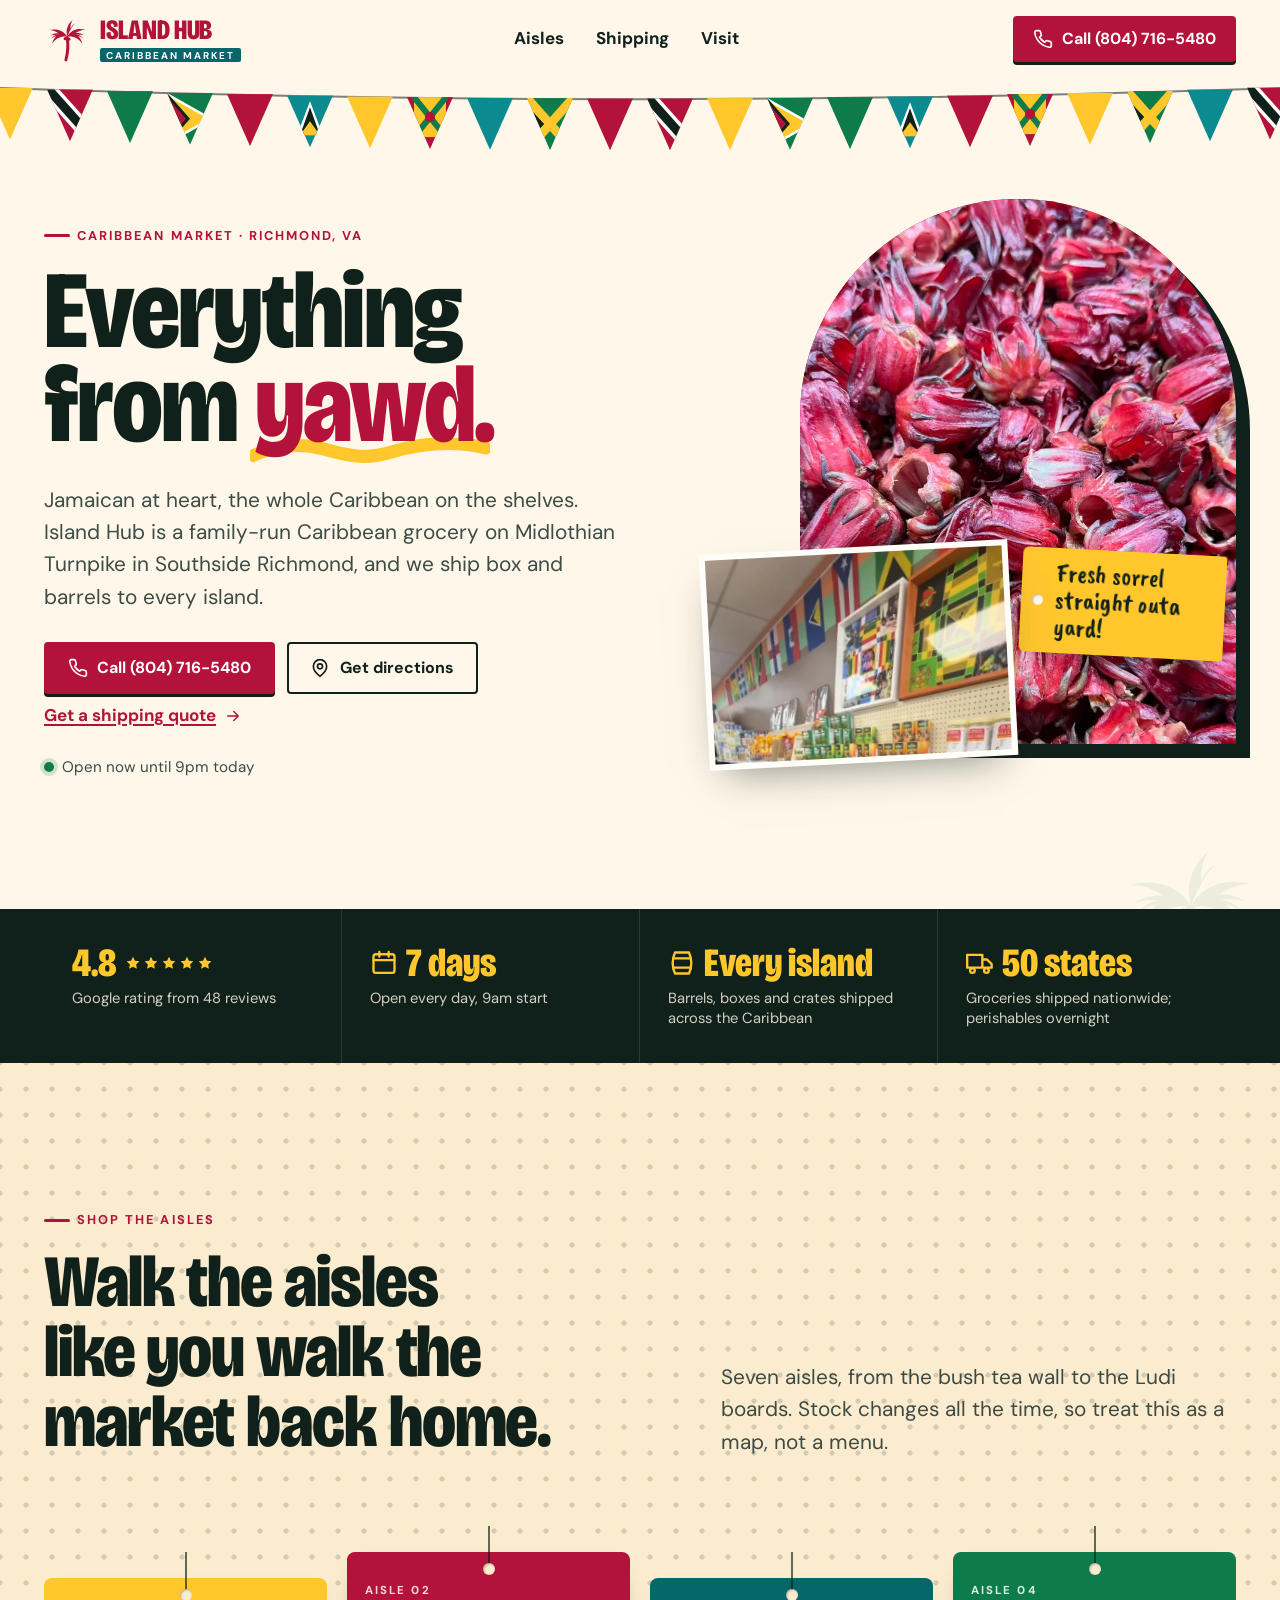
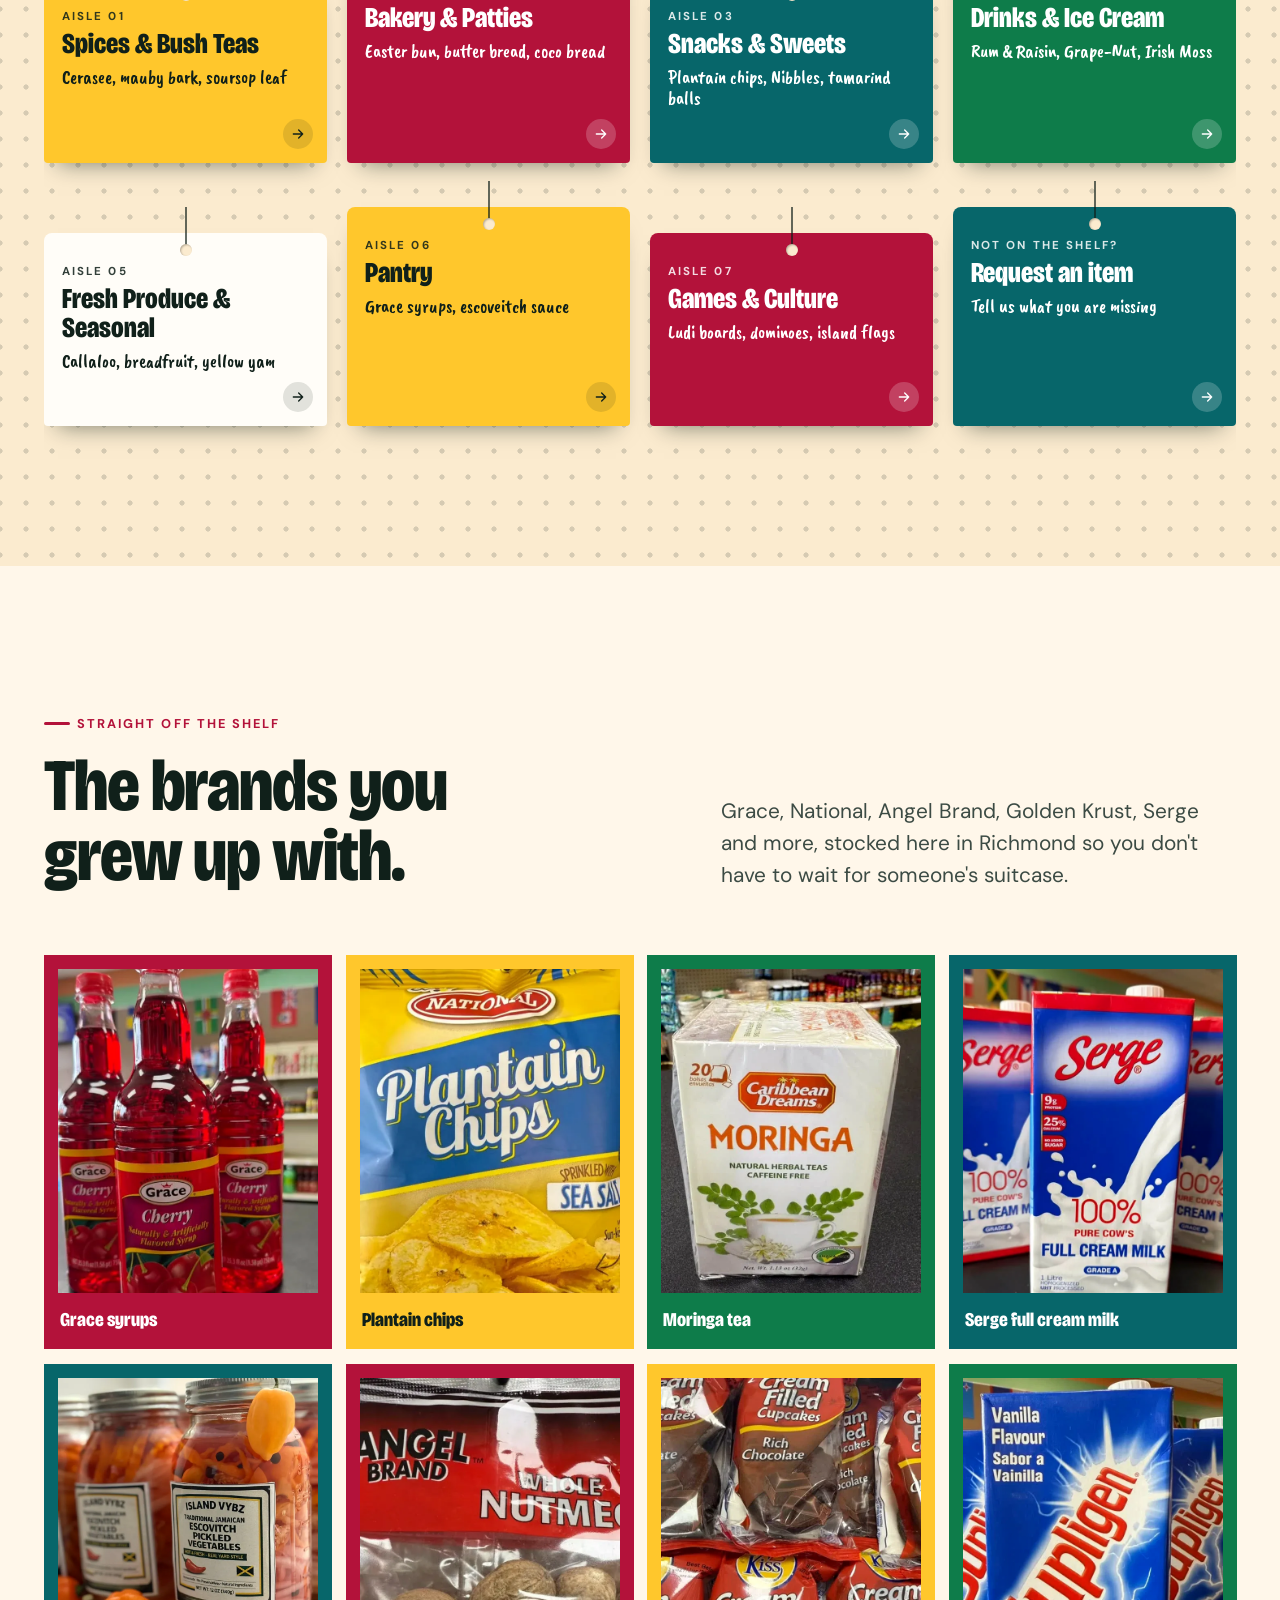
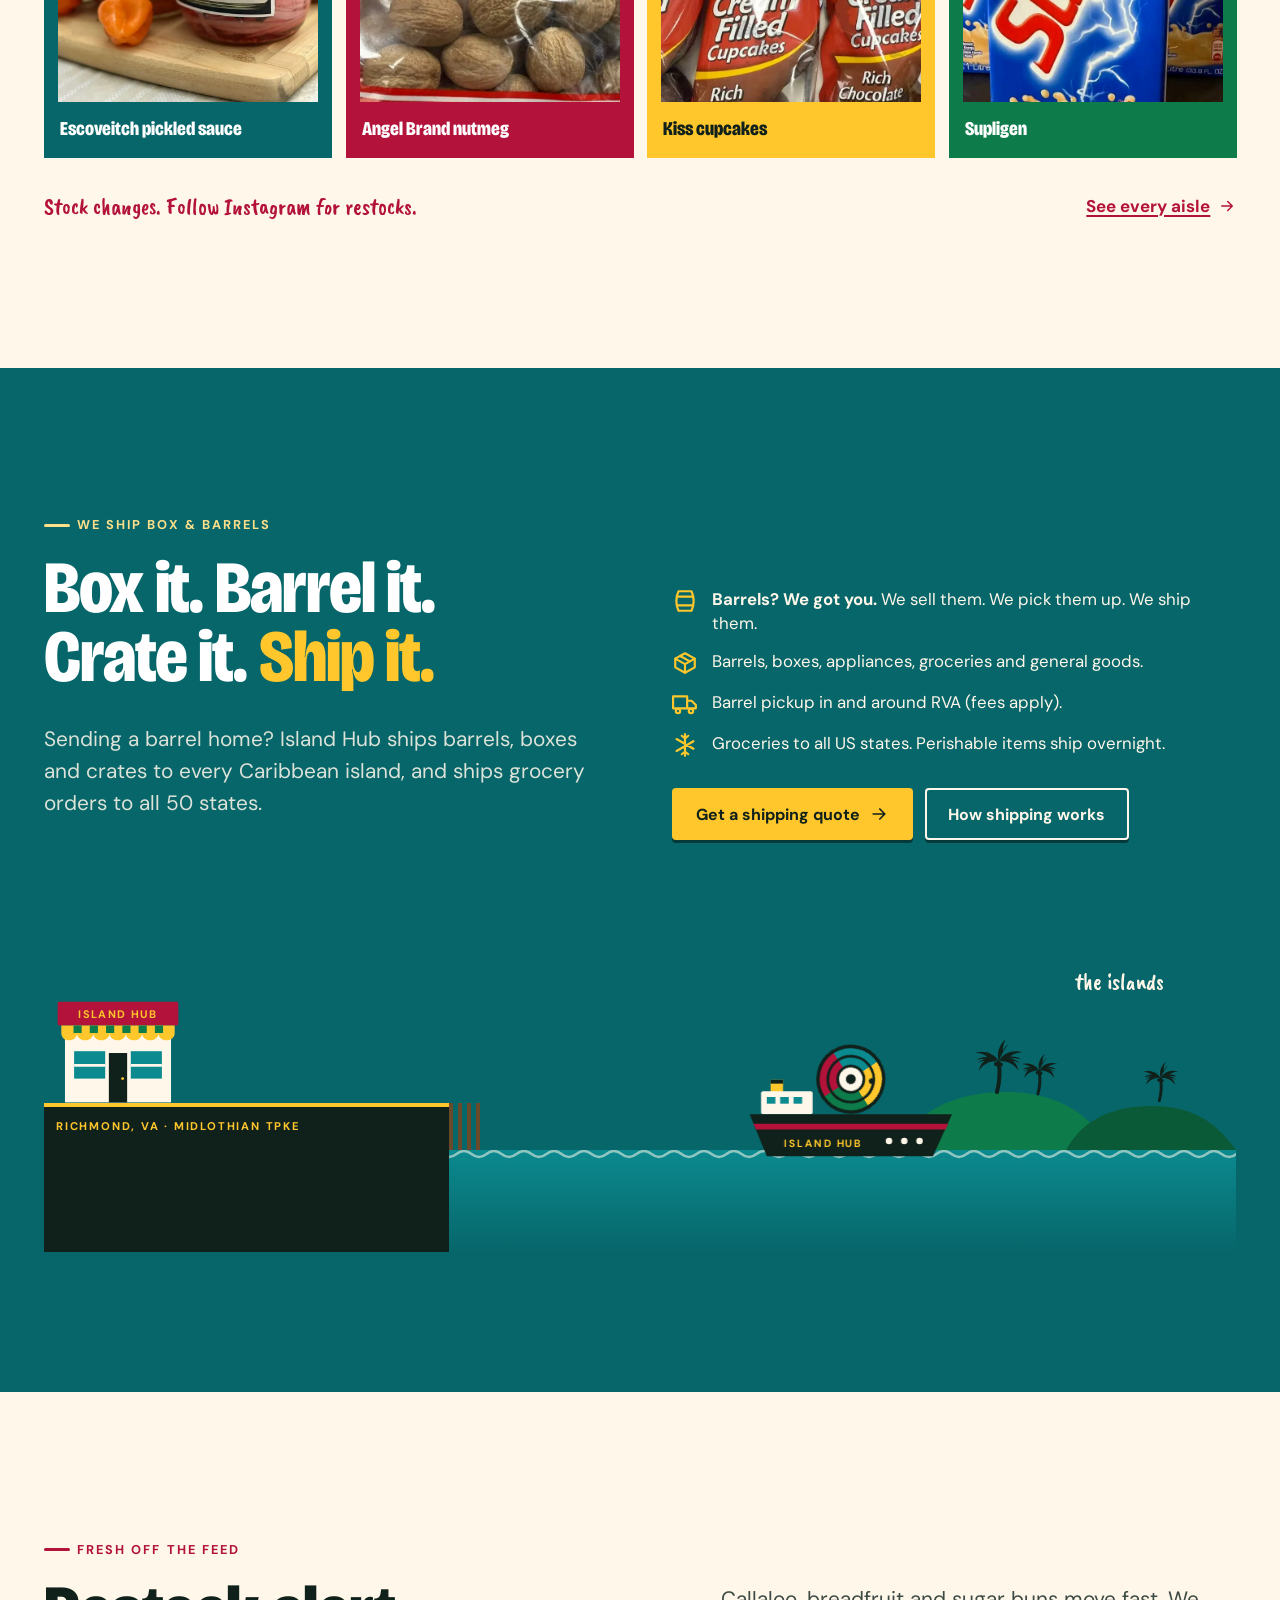
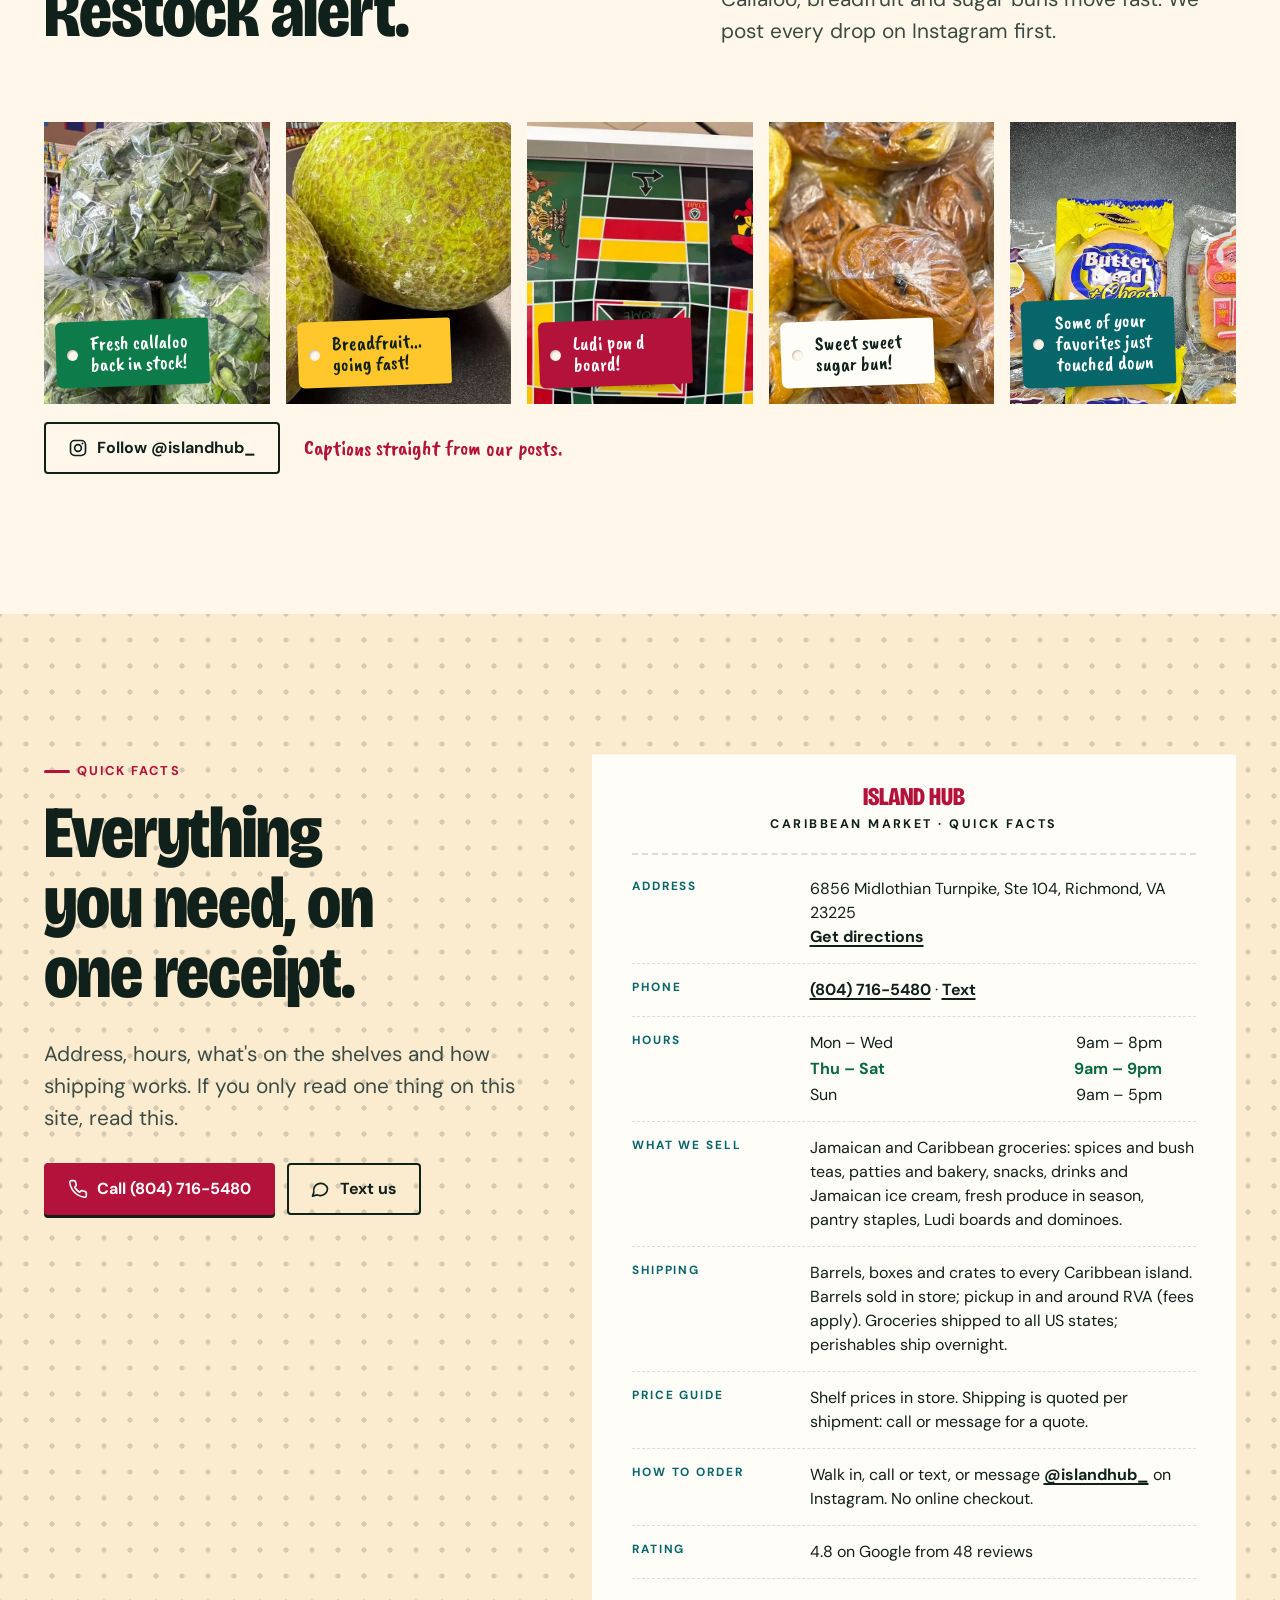
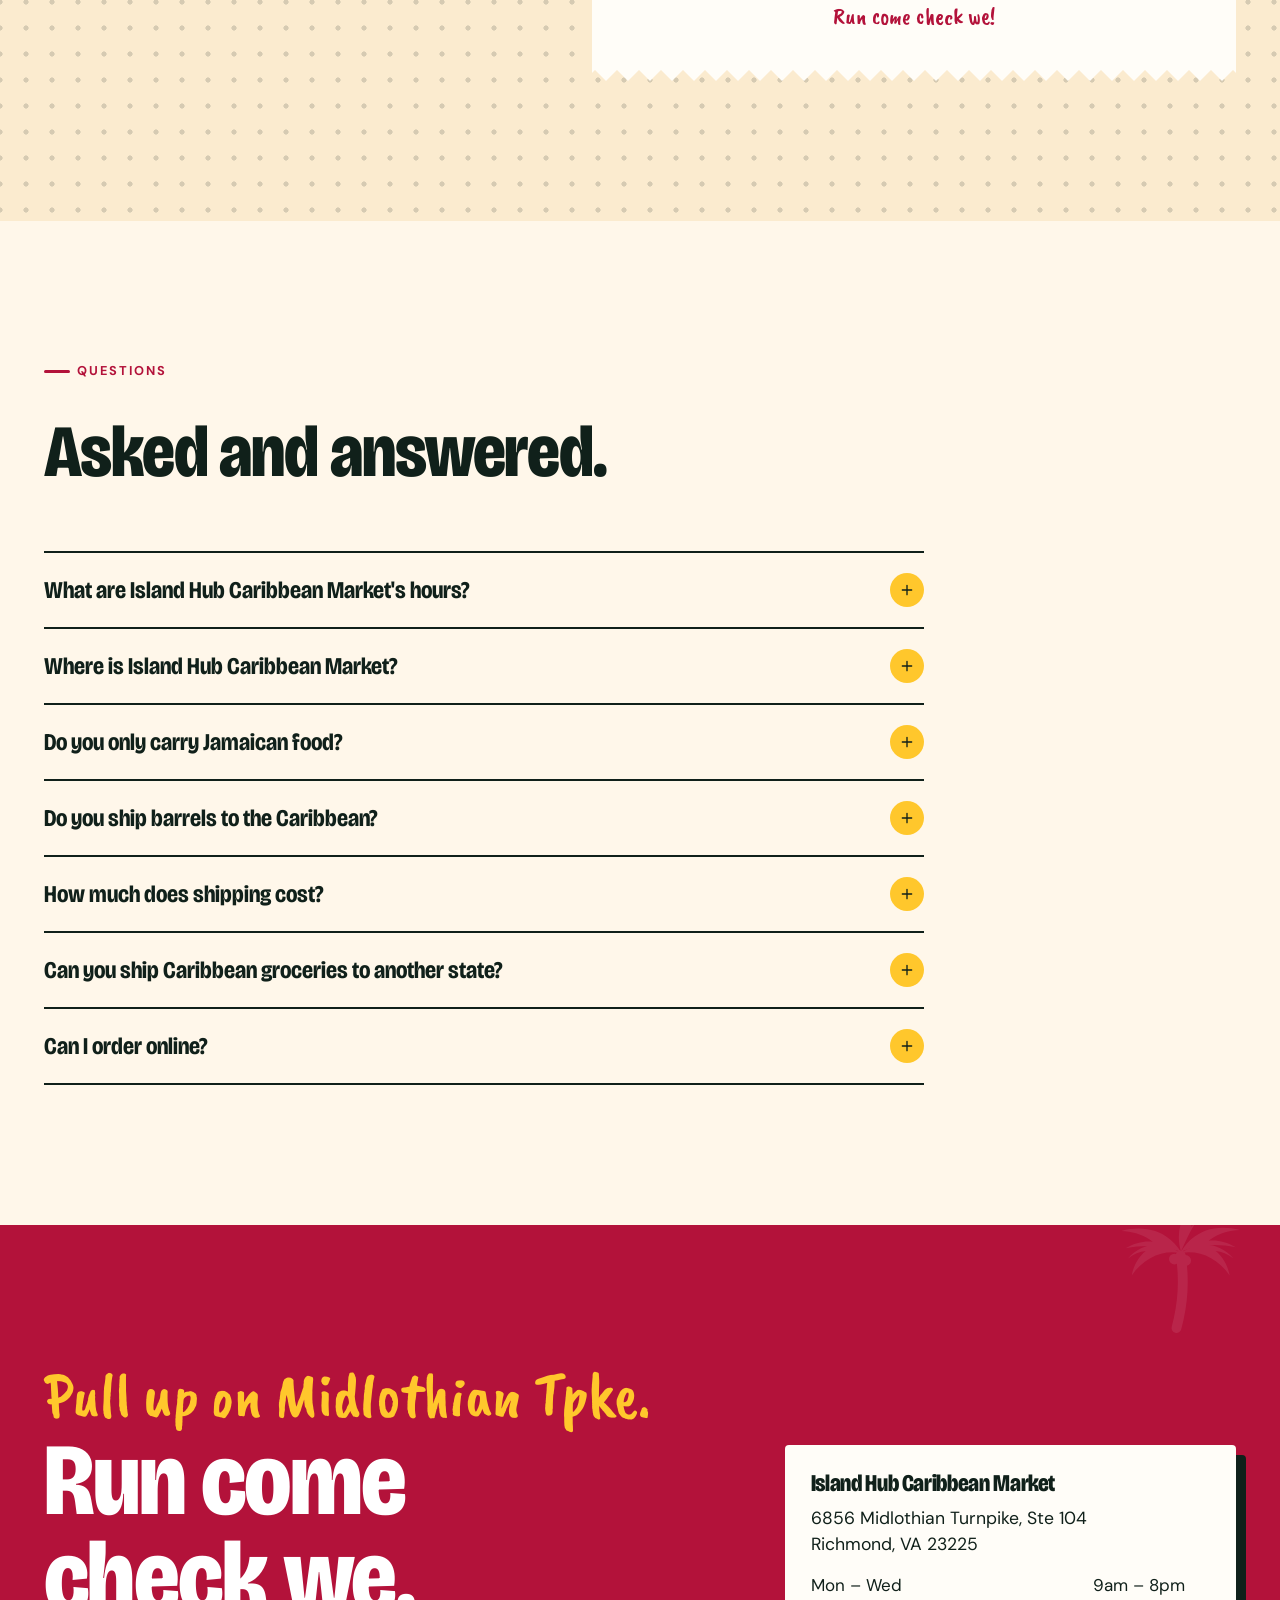
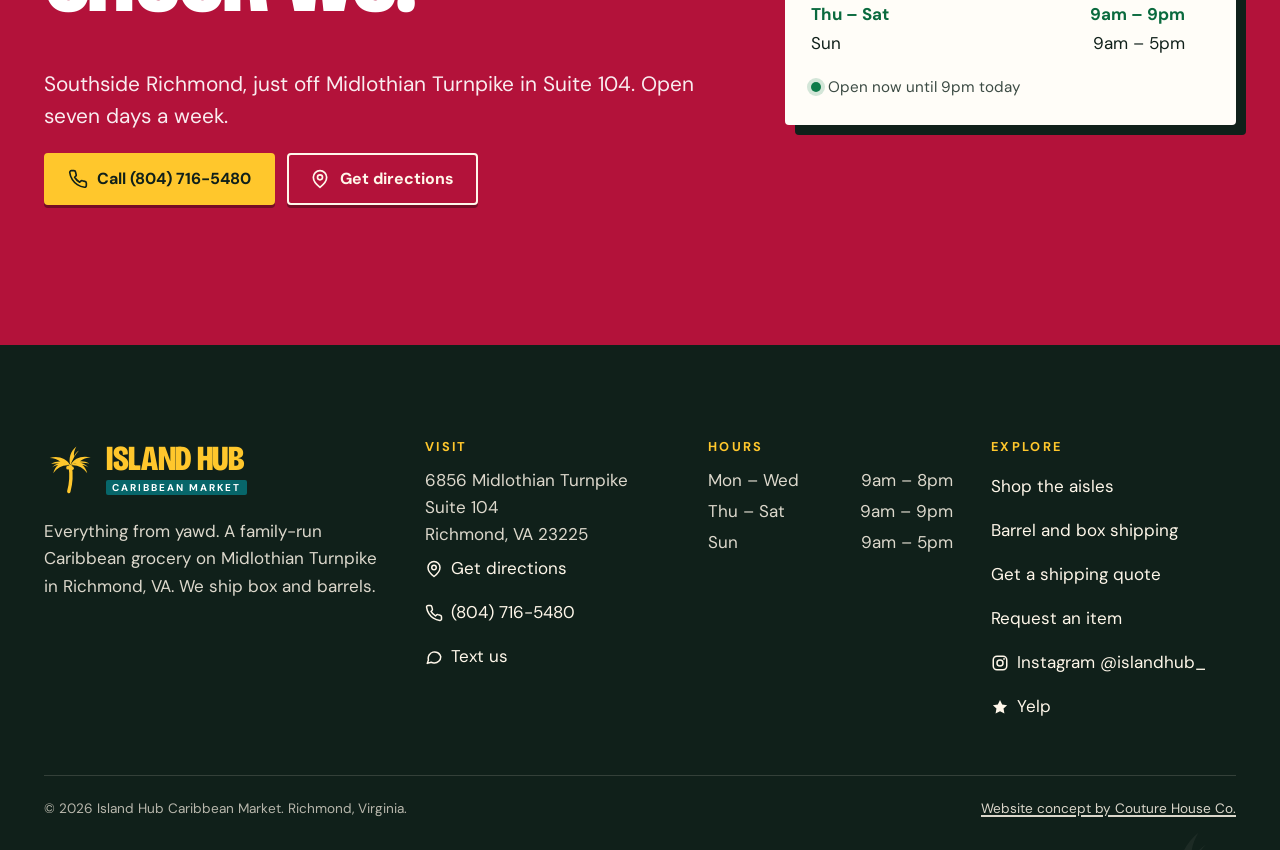
<file: index.html>
<!doctype html>
<html lang="en">
<head>
<meta charset="utf-8">
<meta name="viewport" content="width=device-width, initial-scale=1, viewport-fit=cover">
<title>Island Hub Caribbean Market | Caribbean Grocery Richmond, VA</title>
<meta name="description" content="Jamaican &amp; Caribbean groceries on Midlothian Tpke, Richmond, VA. Open 7 days. Barrel &amp; box shipping to every Caribbean island; groceries to all 50 states.">
<link rel="canonical" href="https://island-hub-caribbean-market.netlify.app/">
<meta name="theme-color" content="#B3123A">
<meta name="robots" content="index, follow, max-image-preview:large">
<meta property="og:type" content="website">
<meta property="og:site_name" content="Island Hub Caribbean Market">
<meta property="og:title" content="Island Hub Caribbean Market | Caribbean Grocery Richmond, VA">
<meta property="og:description" content="Jamaican &amp; Caribbean groceries on Midlothian Tpke, Richmond, VA. Open 7 days. Barrel &amp; box shipping to every Caribbean island; groceries to all 50 states.">
<meta property="og:url" content="https://island-hub-caribbean-market.netlify.app/">
<meta property="og:image" content="https://island-hub-caribbean-market.netlify.app/assets/img/og.jpg">
<meta property="og:image:width" content="1200">
<meta property="og:image:height" content="630">
<meta property="og:image:alt" content="Island Hub Caribbean Market logo beside a pile of fresh sorrel, with the words Everything from yawd">
<meta property="og:locale" content="en_US">
<meta name="twitter:card" content="summary_large_image">
<meta name="twitter:title" content="Island Hub Caribbean Market | Caribbean Grocery Richmond, VA">
<meta name="twitter:description" content="Jamaican &amp; Caribbean groceries on Midlothian Tpke, Richmond, VA. Open 7 days. Barrel &amp; box shipping to every Caribbean island; groceries to all 50 states.">
<meta name="twitter:image" content="https://island-hub-caribbean-market.netlify.app/assets/img/og.jpg">
<meta name="geo.region" content="US-VA">
<meta name="geo.placename" content="Richmond">
<link rel="icon" href="assets/img/favicon.svg" type="image/svg+xml">
<link rel="icon" href="assets/img/favicon-32.png" sizes="32x32" type="image/png">
<link rel="apple-touch-icon" href="assets/img/apple-touch-icon.png">
<link rel="manifest" href="site.webmanifest">
<link rel="preload" href="assets/fonts/bricolage-grotesque-display-var.woff2" as="font" type="font/woff2" crossorigin>
<link rel="preload" href="assets/fonts/dm-sans-latin-400-normal.woff2" as="font" type="font/woff2" crossorigin>
<link rel="stylesheet" href="assets/css/fonts.css?v=20260930b">
<link rel="stylesheet" href="assets/css/site.css?v=20260930b">
<script>document.documentElement.classList.add("js")</script>
<script src="assets/js/site.js" defer></script>
<script type="application/ld+json">{"@context": "https://schema.org", "@type": "GroceryStore", "@id": "https://island-hub-caribbean-market.netlify.app/#store", "name": "Island Hub Caribbean Market", "slogan": "Everything from yawd", "description": "Family-run Caribbean grocery on Midlothian Turnpike in Richmond, VA. Jamaican at heart with foods from across the Caribbean, plus barrel, box and crate shipping to every Caribbean island and grocery shipping to all US states.", "url": "https://island-hub-caribbean-market.netlify.app/", "logo": "https://island-hub-caribbean-market.netlify.app/assets/img/icon-512.png", "image": ["https://island-hub-caribbean-market.netlify.app/assets/img/og.jpg", "https://island-hub-caribbean-market.netlify.app/assets/img/sorrel-fresh.webp", "https://island-hub-caribbean-market.netlify.app/assets/img/store-aisle-flags.webp"], "telephone": "+1-804-716-5480", "address": {"@type": "PostalAddress", "streetAddress": "6856 Midlothian Turnpike, Ste 104", "addressLocality": "Richmond", "addressRegion": "VA", "postalCode": "23225", "addressCountry": "US"}, "hasMap": "https://www.google.com/maps/search/?api=1&query=Island+Hub+Caribbean+Market%2C+6856+Midlothian+Turnpike+Ste+104%2C+Richmond%2C+VA+23225", "openingHoursSpecification": [{"@type": "OpeningHoursSpecification", "dayOfWeek": ["Monday", "Tuesday", "Wednesday"], "opens": "09:00", "closes": "20:00"}, {"@type": "OpeningHoursSpecification", "dayOfWeek": ["Thursday", "Friday", "Saturday"], "opens": "09:00", "closes": "21:00"}, {"@type": "OpeningHoursSpecification", "dayOfWeek": "Sunday", "opens": "09:00", "closes": "17:00"}], "sameAs": ["https://www.instagram.com/islandhub_/", "https://www.yelp.com/biz/island-hub-caribbean-market-richmond"], "areaServed": [{"@type": "City", "name": "Richmond, VA"}, {"@type": "Country", "name": "United States"}, {"@type": "Place", "name": "Caribbean"}], "foundingDate": "2023-05", "founder": [{"@type": "Person", "name": "Carlton Chambers"}, {"@type": "Person", "name": "Tracy"}], "knowsAbout": ["Jamaican groceries", "Caribbean groceries", "Bush teas and spices", "Jamaican patties and bakery", "Caribbean barrel shipping"], "hasOfferCatalog": {"@type": "OfferCatalog", "name": "Shipping and barrel services", "itemListElement": [{"@type": "Offer", "itemOffered": {"@type": "Service", "name": "Barrel, box and crate shipping to the Caribbean", "description": "Barrels, boxes and crates shipped to every Caribbean island: barrels, boxes, appliances, groceries and general goods. Call or message for a quote.", "areaServed": {"@type": "Place", "name": "Caribbean"}}}, {"@type": "Offer", "itemOffered": {"@type": "Product", "name": "Shipping barrels", "description": "Shipping barrels sold in store."}}, {"@type": "Offer", "itemOffered": {"@type": "Service", "name": "Barrel pickup", "description": "Barrel pickup in and around Richmond, VA. Fees apply.", "areaServed": {"@type": "City", "name": "Richmond, VA"}}}, {"@type": "Offer", "itemOffered": {"@type": "Service", "name": "Caribbean grocery shipping within the US", "description": "Grocery orders shipped to all US states. Perishable items ship overnight.", "areaServed": {"@type": "Country", "name": "United States"}}}]}, "aggregateRating": {"@type": "AggregateRating", "ratingValue": "4.8", "reviewCount": "48", "bestRating": "5"}}</script>
<script type="application/ld+json">{"@context": "https://schema.org", "@type": "WebSite", "@id": "https://island-hub-caribbean-market.netlify.app/#website", "name": "Island Hub Caribbean Market", "url": "https://island-hub-caribbean-market.netlify.app/", "publisher": {"@id": "https://island-hub-caribbean-market.netlify.app/#store"}, "inLanguage": "en-US"}</script>
<script type="application/ld+json">{"@context": "https://schema.org", "@type": "FAQPage", "mainEntity": [{"@type": "Question", "name": "What are Island Hub Caribbean Market's hours?", "acceptedAnswer": {"@type": "Answer", "text": "Monday to Wednesday 9am to 8pm, Thursday to Saturday 9am to 9pm, and Sunday 9am to 5pm. We are open seven days a week."}}, {"@type": "Question", "name": "Where is Island Hub Caribbean Market?", "acceptedAnswer": {"@type": "Answer", "text": "6856 Midlothian Turnpike, Suite 104, Richmond, VA 23225, on Midlothian Turnpike in Southside Richmond."}}, {"@type": "Question", "name": "Do you only carry Jamaican food?", "acceptedAnswer": {"@type": "Answer", "text": "No. We are Jamaican at heart, but the shelves cover the whole Caribbean, including Trinidadian drinks, Guyanese chow mein, Haitian favorites, African goods and more."}}, {"@type": "Question", "name": "Do you ship barrels to the Caribbean?", "acceptedAnswer": {"@type": "Answer", "text": "Yes. We ship barrels, boxes and crates to every Caribbean island, including barrels, boxes, appliances, groceries and general goods. We also sell barrels and offer barrel pickup in and around RVA (fees apply)."}}, {"@type": "Question", "name": "How much does shipping cost?", "acceptedAnswer": {"@type": "Answer", "text": "Every shipment is quoted individually. Call or text (804) 716-5480, message @islandhub_ on Instagram, or send the shipping quote form on our Shipping page."}}, {"@type": "Question", "name": "Can you ship Caribbean groceries to another state?", "acceptedAnswer": {"@type": "Answer", "text": "Yes. We ship grocery orders to all US states. Perishable items ship overnight."}}, {"@type": "Question", "name": "Can I order online?", "acceptedAnswer": {"@type": "Answer", "text": "There is no online checkout. Call or text (804) 716-5480, send a direct message on Instagram, or use the request form, and we will follow up with you."}}]}</script>
</head>
<body>
<svg xmlns="http://www.w3.org/2000/svg" style="display:none" aria-hidden="true"><symbol id="i-phone" viewBox="0 0 24 24"><path fill="none" stroke="currentColor" stroke-width="2" stroke-linecap="round" stroke-linejoin="round" d="M22 16.9v3a2 2 0 0 1-2.2 2 19.8 19.8 0 0 1-8.6-3.1 19.5 19.5 0 0 1-6-6A19.8 19.8 0 0 1 2.1 4.2 2 2 0 0 1 4.1 2h3a2 2 0 0 1 2 1.7c.1.9.4 1.9.7 2.8a2 2 0 0 1-.5 2.1L8 9.9a16 16 0 0 0 6 6l1.3-1.3a2 2 0 0 1 2.1-.4c.9.3 1.8.6 2.8.7a2 2 0 0 1 1.7 2z"/></symbol><symbol id="i-pin" viewBox="0 0 24 24"><path fill="none" stroke="currentColor" stroke-width="2" stroke-linecap="round" stroke-linejoin="round" d="M20 10c0 6-8 12-8 12s-8-6-8-12a8 8 0 0 1 16 0z"/><circle fill="none" stroke="currentColor" stroke-width="2" stroke-linecap="round" stroke-linejoin="round" cx="12" cy="10" r="3"/></symbol><symbol id="i-clock" viewBox="0 0 24 24"><circle fill="none" stroke="currentColor" stroke-width="2" stroke-linecap="round" stroke-linejoin="round" cx="12" cy="12" r="9.5"/><path fill="none" stroke="currentColor" stroke-width="2" stroke-linecap="round" stroke-linejoin="round" d="M12 6.5V12l3.5 2"/></symbol><symbol id="i-arrow" viewBox="0 0 24 24"><path fill="none" stroke="currentColor" stroke-width="2" stroke-linecap="round" stroke-linejoin="round" d="M5 12h14M13 6l6 6-6 6"/></symbol><symbol id="i-chat" viewBox="0 0 24 24"><path fill="none" stroke="currentColor" stroke-width="2" stroke-linecap="round" stroke-linejoin="round" d="M21 11.5a8.4 8.4 0 0 1-9 8.4 8.8 8.8 0 0 1-3.8-.9L3 20.5l1.6-4.6A8.4 8.4 0 1 1 21 11.5z"/></symbol><symbol id="i-ig" viewBox="0 0 24 24"><rect fill="none" stroke="currentColor" stroke-width="2" stroke-linecap="round" stroke-linejoin="round" x="3" y="3" width="18" height="18" rx="5"/><circle fill="none" stroke="currentColor" stroke-width="2" stroke-linecap="round" stroke-linejoin="round" cx="12" cy="12" r="4"/><circle cx="17.4" cy="6.6" r="1.2" fill="currentColor"/></symbol><symbol id="i-star" viewBox="0 0 24 24"><path fill="currentColor" d="M12 2.6l2.9 6 6.6.9-4.8 4.6 1.2 6.5L12 17.5l-5.9 3.1 1.2-6.5L2.5 9.5l6.6-.9z"/></symbol><symbol id="i-box" viewBox="0 0 24 24"><path fill="none" stroke="currentColor" stroke-width="2" stroke-linecap="round" stroke-linejoin="round" d="M21 8l-9-5-9 5v8l9 5 9-5z"/><path fill="none" stroke="currentColor" stroke-width="2" stroke-linecap="round" stroke-linejoin="round" d="M3 8l9 5 9-5M12 13v8M7.5 5.5l9 5"/></symbol><symbol id="i-barrel" viewBox="0 0 24 24"><path fill="none" stroke="currentColor" stroke-width="2" stroke-linecap="round" stroke-linejoin="round" d="M6 3h12c1.3 2.8 2 5.8 2 9s-.7 6.2-2 9H6c-1.3-2.8-2-5.8-2-9s.7-6.2 2-9z"/><path fill="none" stroke="currentColor" stroke-width="2" stroke-linecap="round" stroke-linejoin="round" d="M4.6 8h14.8M4.6 16h14.8"/></symbol><symbol id="i-truck" viewBox="0 0 24 24"><path fill="none" stroke="currentColor" stroke-width="2" stroke-linecap="round" stroke-linejoin="round" d="M1 5h13v11H1zM14 9h4l4 4v3h-8z"/><circle fill="none" stroke="currentColor" stroke-width="2" stroke-linecap="round" stroke-linejoin="round" cx="5.5" cy="18.5" r="2"/><circle fill="none" stroke="currentColor" stroke-width="2" stroke-linecap="round" stroke-linejoin="round" cx="17.5" cy="18.5" r="2"/></symbol><symbol id="i-check" viewBox="0 0 24 24"><path fill="none" stroke="currentColor" stroke-width="2" stroke-linecap="round" stroke-linejoin="round" d="M4 12.5l5 5L20 6.5"/></symbol><symbol id="i-plus" viewBox="0 0 24 24"><path fill="none" stroke="currentColor" stroke-width="2" stroke-linecap="round" stroke-linejoin="round" stroke-width="2.6" d="M12 5v14M5 12h14"/></symbol><symbol id="i-menu" viewBox="0 0 24 24"><path fill="none" stroke="currentColor" stroke-width="2" stroke-linecap="round" stroke-linejoin="round" d="M3 6h18M3 12h18M3 18h18"/></symbol><symbol id="i-close" viewBox="0 0 24 24"><path fill="none" stroke="currentColor" stroke-width="2" stroke-linecap="round" stroke-linejoin="round" d="M6 6l12 12M18 6L6 18"/></symbol><symbol id="i-ext" viewBox="0 0 24 24"><path fill="none" stroke="currentColor" stroke-width="2" stroke-linecap="round" stroke-linejoin="round" d="M14 4h6v6M20 4l-9 9M18 14v5a1 1 0 0 1-1 1H5a1 1 0 0 1-1-1V7a1 1 0 0 1 1-1h5"/></symbol><symbol id="i-calendar" viewBox="0 0 24 24"><rect fill="none" stroke="currentColor" stroke-width="2" stroke-linecap="round" stroke-linejoin="round" x="3" y="4.5" width="18" height="16" rx="2"/><path fill="none" stroke="currentColor" stroke-width="2" stroke-linecap="round" stroke-linejoin="round" d="M3 9.5h18M8 2.5v4M16 2.5v4"/></symbol><symbol id="i-globe" viewBox="0 0 24 24"><circle fill="none" stroke="currentColor" stroke-width="2" stroke-linecap="round" stroke-linejoin="round" cx="12" cy="12" r="9.5"/><path fill="none" stroke="currentColor" stroke-width="2" stroke-linecap="round" stroke-linejoin="round" d="M2.5 12h19M12 2.5c2.6 2.8 3.9 6 3.9 9.5s-1.3 6.7-3.9 9.5c-2.6-2.8-3.9-6-3.9-9.5S9.4 5.3 12 2.5z"/></symbol><symbol id="i-basket" viewBox="0 0 24 24"><path fill="none" stroke="currentColor" stroke-width="2" stroke-linecap="round" stroke-linejoin="round" d="M3 9h18l-2 11H5z"/><path fill="none" stroke="currentColor" stroke-width="2" stroke-linecap="round" stroke-linejoin="round" d="M8 9l4-6 4 6M9 13v4M15 13v4M12 13v4"/></symbol><symbol id="i-snow" viewBox="0 0 24 24"><path fill="none" stroke="currentColor" stroke-width="2" stroke-linecap="round" stroke-linejoin="round" d="M12 2v20M4.2 6.5l15.6 9M4.2 17.5l15.6-9M9 3.5l3 2.5 3-2.5M9 20.5l3-2.5 3 2.5"/></symbol><symbol id="i-home" viewBox="0 0 24 24"><path fill="none" stroke="currentColor" stroke-width="2" stroke-linecap="round" stroke-linejoin="round" d="M3 11l9-7 9 7v9a1 1 0 0 1-1 1h-5v-6H9v6H4a1 1 0 0 1-1-1z"/></symbol><symbol id="i-tag" viewBox="0 0 24 24"><path fill="none" stroke="currentColor" stroke-width="2" stroke-linecap="round" stroke-linejoin="round" d="M20.6 13.4l-7.2 7.2a2 2 0 0 1-2.8 0L3 13V3h10l7.6 7.6a2 2 0 0 1 0 2.8z"/><circle cx="7.5" cy="7.5" r="1.5" fill="currentColor"/></symbol><symbol id="i-palm" viewBox="0 0 64 64"><path d="M30.5 61c2.6-9.6 3.6-19.8 1.8-31" fill="none" stroke="currentColor" stroke-width="4.2" stroke-linecap="round"/><g fill="currentColor"><path d="M32.4 28.5C27 20 17.6 16.8 7 19.6c5.2.2 9.8 1.8 13.4 4.6-3.6-.4-7.6.4-11.6 2.8 8.6-1.8 16.4-1 23.6 1.5z"/><path d="M32.4 28.5C37.6 19.6 47 16.4 57.6 19.2c-5.2.2-9.8 1.8-13.4 4.6 3.6-.4 7.6.4 11.6 2.8-8.6-1.8-16.4-1-23.4 1.9z"/><path d="M32 29c-7.4-1.4-15.4 2-20.6 9.6 1-4.8 3.2-8.2 6-10.4-2.6.2-5.2 1.4-7.6 3.2C15.6 24.6 24.6 23.6 32 29z"/><path d="M32.6 29c7.4-1.4 15.4 2 20.6 9.6-1-4.8-3.2-8.2-6-10.4 2.6.2 5.2 1.4 7.6 3.2C49 24.6 40 23.6 32.6 29z"/><path d="M32.4 28.4C30 20.4 32.4 11.4 39.8 5.4c-2.6 4.4-3.4 8.6-2.8 12.6 1-3 3-5.6 6-7.4-4.8 5-7.6 11-10.6 17.8z"/><circle cx="29.6" cy="31.6" r="2.3"/><circle cx="34.4" cy="32.2" r="2.3"/></g></symbol></svg>
<a class="skip-link" href="#main">Skip to content</a>
<header class="site-header">
  <div class="wrap header-inner">
    <a class="brand" href="index.html" aria-label="Island Hub Caribbean Market, home">
      <svg class="brand-palm" aria-hidden="true" focusable="false"><use href="#i-palm"/></svg>
      <span class="brand-text"><span class="brand-name">ISLAND HUB</span><span class="brand-sub">Caribbean Market</span></span>
    </a>
    <nav class="nav" aria-label="Main">
      <ul class="nav-list"><li><a href="aisles.html">Aisles</a></li><li><a href="shipping.html">Shipping</a></li><li><a href="visit.html">Visit</a></li></ul>
    </nav>
    <a class="btn header-call" href="tel:+18047165480"><svg aria-hidden="true" focusable="false"><use href="#i-phone"/></svg><span>Call (804) 716-5480</span></a>
    <button class="menu-btn" type="button" aria-expanded="false" aria-controls="mobile-menu"><svg class="i-menu" aria-hidden="true" focusable="false"><use href="#i-menu"/></svg><svg class="i-close" aria-hidden="true" focusable="false"><use href="#i-close"/></svg><span class="menu-label">Menu</span></button>
  </div>
</header>
<div class="mobile-menu" id="mobile-menu" hidden>
  <nav aria-label="Mobile">
    <ul><li><a class="mm-link" href="index.html" aria-current="page">Home<svg aria-hidden="true" focusable="false"><use href="#i-arrow"/></svg></a></li><li><a class="mm-link" href="aisles.html">Aisles<svg aria-hidden="true" focusable="false"><use href="#i-arrow"/></svg></a></li><li><a class="mm-link" href="shipping.html">Shipping<svg aria-hidden="true" focusable="false"><use href="#i-arrow"/></svg></a></li><li><a class="mm-link" href="visit.html">Visit<svg aria-hidden="true" focusable="false"><use href="#i-arrow"/></svg></a></li></ul>
  </nav>
  <div class="mm-meta">
    <p><strong>6856 Midlothian Turnpike, Ste 104<br>Richmond, VA 23225</strong></p>
    <p>Mon – Wed 9am – 8pm · Thu – Sat 9am – 9pm · Sun 9am – 5pm</p>
    <p><a href="tel:+18047165480">Call (804) 716-5480</a> · <a href="https://www.instagram.com/islandhub_/" rel="noopener">Instagram @islandhub_</a></p>
  </div>
</div>
<main id="main">
<section class="hero" aria-labelledby="hero-h">
  <div class="bunting" aria-hidden="true"><div class="bunting-inner"><svg viewBox="0 0 1440 74" preserveAspectRatio="xMidYMin slice"><defs>
<clipPath id="pen"><path d="M0 0h46L23 52z"/></clipPath>
</defs><path d="M0 6 Q720.0 34.6 1440 6" fill="none" stroke="#10201A" stroke-opacity=".55" stroke-width="2"/><g transform="translate(7.0 6.2)"><g class="flag" style="--d:0"><g clip-path="url(#pen)"><rect width="46" height="52" fill="#0E7C4A"/><path d="M0 0L46 52M46 0L0 52" stroke="#FFC72C" stroke-width="9"/><path d="M0 8v36l17-18z" fill="#10201A"/></g></g></g><g transform="translate(67.0 8.4)"><g class="flag" style="--d:1"><g clip-path="url(#pen)"><rect width="46" height="52" fill="#FFC72C"/></g></g></g><g transform="translate(127.0 10.3)"><g class="flag" style="--d:2"><g clip-path="url(#pen)"><rect width="46" height="52" fill="#B3123A"/><path d="M-4 -6L46 50" stroke="#fff" stroke-width="16"/><path d="M-4 -6L46 50" stroke="#10201A" stroke-width="9"/></g></g></g><g transform="translate(187.0 12.1)"><g class="flag" style="--d:3"><g clip-path="url(#pen)"><rect width="46" height="52" fill="#0E7C4A"/></g></g></g><g transform="translate(247.0 13.7)"><g class="flag" style="--d:4"><g clip-path="url(#pen)"><rect width="46" height="52" fill="#0E7C4A"/><path d="M0 0L46 26 0 52z" fill="#fff"/><path d="M0 3L41 26 0 49z" fill="#FFC72C"/><path d="M0 0L23 26 0 52z" fill="#10201A"/><path d="M0 4L19 26 0 48z" fill="#B3123A"/></g></g></g><g transform="translate(307.0 15.1)"><g class="flag" style="--d:5"><g clip-path="url(#pen)"><rect width="46" height="52" fill="#B3123A"/></g></g></g><g transform="translate(367.0 16.3)"><g class="flag" style="--d:6"><g clip-path="url(#pen)"><rect width="46" height="52" fill="#0B8A8F"/><path d="M23 6L36 40H10z" fill="#fff"/><path d="M23 12L33 40H13z" fill="#10201A"/><path d="M23 26L33 40H13z" fill="#FFC72C"/></g></g></g><g transform="translate(427.0 17.3)"><g class="flag" style="--d:7"><g clip-path="url(#pen)"><rect width="46" height="52" fill="#FFC72C"/></g></g></g><g transform="translate(487.0 18.1)"><g class="flag" style="--d:8"><g clip-path="url(#pen)"><rect width="46" height="52" fill="#B3123A"/><rect x="7" y="0" width="32" height="40" fill="#FFC72C"/><path d="M7 0L39 40M39 0L7 40" stroke="#0E7C4A" stroke-width="6"/><circle cx="23" cy="20" r="5" fill="#B3123A"/></g></g></g><g transform="translate(547.0 18.7)"><g class="flag" style="--d:9"><g clip-path="url(#pen)"><rect width="46" height="52" fill="#0B8A8F"/></g></g></g><g transform="translate(607.0 19.1)"><g class="flag" style="--d:10"><g clip-path="url(#pen)"><rect width="46" height="52" fill="#0E7C4A"/><path d="M0 0L46 52M46 0L0 52" stroke="#FFC72C" stroke-width="9"/><path d="M0 8v36l17-18z" fill="#10201A"/></g></g></g><g transform="translate(667.0 19.3)"><g class="flag" style="--d:11"><g clip-path="url(#pen)"><rect width="46" height="52" fill="#B3123A"/></g></g></g><g transform="translate(727.0 19.3)"><g class="flag" style="--d:12"><g clip-path="url(#pen)"><rect width="46" height="52" fill="#B3123A"/><path d="M-4 -6L46 50" stroke="#fff" stroke-width="16"/><path d="M-4 -6L46 50" stroke="#10201A" stroke-width="9"/></g></g></g><g transform="translate(787.0 19.1)"><g class="flag" style="--d:13"><g clip-path="url(#pen)"><rect width="46" height="52" fill="#FFC72C"/></g></g></g><g transform="translate(847.0 18.7)"><g class="flag" style="--d:14"><g clip-path="url(#pen)"><rect width="46" height="52" fill="#0E7C4A"/><path d="M0 0L46 26 0 52z" fill="#fff"/><path d="M0 3L41 26 0 49z" fill="#FFC72C"/><path d="M0 0L23 26 0 52z" fill="#10201A"/><path d="M0 4L19 26 0 48z" fill="#B3123A"/></g></g></g><g transform="translate(907.0 18.1)"><g class="flag" style="--d:15"><g clip-path="url(#pen)"><rect width="46" height="52" fill="#0E7C4A"/></g></g></g><g transform="translate(967.0 17.3)"><g class="flag" style="--d:16"><g clip-path="url(#pen)"><rect width="46" height="52" fill="#0B8A8F"/><path d="M23 6L36 40H10z" fill="#fff"/><path d="M23 12L33 40H13z" fill="#10201A"/><path d="M23 26L33 40H13z" fill="#FFC72C"/></g></g></g><g transform="translate(1027.0 16.3)"><g class="flag" style="--d:17"><g clip-path="url(#pen)"><rect width="46" height="52" fill="#B3123A"/></g></g></g><g transform="translate(1087.0 15.1)"><g class="flag" style="--d:18"><g clip-path="url(#pen)"><rect width="46" height="52" fill="#B3123A"/><rect x="7" y="0" width="32" height="40" fill="#FFC72C"/><path d="M7 0L39 40M39 0L7 40" stroke="#0E7C4A" stroke-width="6"/><circle cx="23" cy="20" r="5" fill="#B3123A"/></g></g></g><g transform="translate(1147.0 13.7)"><g class="flag" style="--d:19"><g clip-path="url(#pen)"><rect width="46" height="52" fill="#FFC72C"/></g></g></g><g transform="translate(1207.0 12.1)"><g class="flag" style="--d:20"><g clip-path="url(#pen)"><rect width="46" height="52" fill="#0E7C4A"/><path d="M0 0L46 52M46 0L0 52" stroke="#FFC72C" stroke-width="9"/><path d="M0 8v36l17-18z" fill="#10201A"/></g></g></g><g transform="translate(1267.0 10.3)"><g class="flag" style="--d:21"><g clip-path="url(#pen)"><rect width="46" height="52" fill="#0B8A8F"/></g></g></g><g transform="translate(1327.0 8.4)"><g class="flag" style="--d:22"><g clip-path="url(#pen)"><rect width="46" height="52" fill="#B3123A"/><path d="M-4 -6L46 50" stroke="#fff" stroke-width="16"/><path d="M-4 -6L46 50" stroke="#10201A" stroke-width="9"/></g></g></g><g transform="translate(1387.0 6.2)"><g class="flag" style="--d:23"><g clip-path="url(#pen)"><rect width="46" height="52" fill="#0E7C4A"/></g></g></g></svg></div></div>
  <svg class="hero-palm" aria-hidden="true" focusable="false"><use href="#i-palm"/></svg>
  <div class="wrap hero-grid">
    <div class="hero-copy">
      <p class="eyebrow">Caribbean market · Richmond, VA</p>
      <h1 id="hero-h">Everything from <span class="yawd">yawd.<svg viewBox="0 0 300 26" preserveAspectRatio="none" aria-hidden="true"><path d="M4 16c30-10 58-12 88-6s52 10 84 3 72-12 120-4" fill="none" stroke="currentColor" stroke-width="12" stroke-linecap="round"/></svg></span></h1>
      <p class="lede">Jamaican at heart, the whole Caribbean on the shelves. Island Hub is a family-run Caribbean grocery on Midlothian Turnpike in Southside Richmond, and we ship box and barrels to every island.</p>
      <div class="btn-row">
        <a class="btn" href="tel:+18047165480"><svg aria-hidden="true" focusable="false"><use href="#i-phone"/></svg>Call (804) 716-5480</a>
        <a class="btn btn--ghost" href="https://www.google.com/maps/search/?api=1&query=Island+Hub+Caribbean+Market%2C+6856+Midlothian+Turnpike+Ste+104%2C+Richmond%2C+VA+23225" rel="noopener"><svg aria-hidden="true" focusable="false"><use href="#i-pin"/></svg>Get directions</a>
      </div>
      <p><a class="text-link" href="shipping.html#quote">Get a shipping quote <svg aria-hidden="true" focusable="false"><use href="#i-arrow"/></svg></a></p>
      <span class="hero-note" data-open-status><span class="status-dot"></span><span data-open-text>Open 7 days: Mon – Wed 9am – 8pm, Thu – Sat 9am – 9pm, Sun 9am – 5pm</span></span>
    </div>
    <div class="hero-art">
      <div class="hero-arch"><img src="assets/img/sorrel-fresh.webp" srcset="assets/img/sorrel-fresh-800.webp 800w, assets/img/sorrel-fresh.webp 1440w" sizes="(min-width: 900px) 460px, 82vw" width="1440" height="1639" alt="A heap of fresh red sorrel at Island Hub Caribbean Market" fetchpriority="high" decoding="async"></div>
      <p class="tag tag--hero swing" style="--i:2; --tilt:3deg">Fresh sorrel straight outa yard!</p>
      <figure class="hero-inset" style="margin:0"><img src="assets/img/store-aisle-flags.webp" width="640" height="440" alt="Inside Island Hub: Caribbean flags strung above stocked grocery shelves" loading="lazy" decoding="async"></figure>
    </div>
  </div>
</section>

<section class="trust" aria-label="Why Island Hub">
  <ul class="wrap trust-list">
    <li><span class="trust-big">4.8 <span class="stars" aria-hidden="true"><svg aria-hidden="true" focusable="false"><use href="#i-star"/></svg><svg aria-hidden="true" focusable="false"><use href="#i-star"/></svg><svg aria-hidden="true" focusable="false"><use href="#i-star"/></svg><svg aria-hidden="true" focusable="false"><use href="#i-star"/></svg><svg aria-hidden="true" focusable="false"><use href="#i-star"/></svg></span></span><span class="trust-small">Google rating from 48 reviews</span></li>
    <li><span class="trust-big"><svg aria-hidden="true" focusable="false"><use href="#i-calendar"/></svg>7 days</span><span class="trust-small">Open every day, 9am start</span></li>
    <li><span class="trust-big"><svg aria-hidden="true" focusable="false"><use href="#i-barrel"/></svg>Every island</span><span class="trust-small">Barrels, boxes and crates shipped across the Caribbean</span></li>
    <li><span class="trust-big"><svg aria-hidden="true" focusable="false"><use href="#i-truck"/></svg>50 states</span><span class="trust-small">Groceries shipped nationwide; perishables overnight</span></li>
  </ul>
</section>

<section class="section pegboard" aria-labelledby="aisles-h">
  <div class="wrap">
    <div class="section-head section-head--split">
      <div>
        <p class="eyebrow">Shop the aisles</p>
        <h2 id="aisles-h">Walk the aisles like you walk the market back home.</h2>
      </div>
      <p class="lede">Seven aisles, from the bush tea wall to the Ludi boards. Stock changes all the time, so treat this as a map, not a menu.</p>
    </div>
    <ul class="aisle-tags"><li><a class="hang-tag  swing" style="--i:0" href="aisles.html#spices"><span class="at-num">Aisle 01</span><span class="at-name">Spices & Bush Teas</span><span class="at-note">Cerasee, mauby bark, soursop leaf</span><span class="at-go"><svg aria-hidden="true" focusable="false"><use href="#i-arrow"/></svg></span></a></li><li><a class="hang-tag tag--red swing" style="--i:1" href="aisles.html#bakery"><span class="at-num">Aisle 02</span><span class="at-name">Bakery & Patties</span><span class="at-note">Easter bun, butter bread, coco bread</span><span class="at-go"><svg aria-hidden="true" focusable="false"><use href="#i-arrow"/></svg></span></a></li><li><a class="hang-tag tag--teal swing" style="--i:2" href="aisles.html#snacks"><span class="at-num">Aisle 03</span><span class="at-name">Snacks & Sweets</span><span class="at-note">Plantain chips, Nibbles, tamarind balls</span><span class="at-go"><svg aria-hidden="true" focusable="false"><use href="#i-arrow"/></svg></span></a></li><li><a class="hang-tag tag--green swing" style="--i:3" href="aisles.html#drinks"><span class="at-num">Aisle 04</span><span class="at-name">Drinks & Ice Cream</span><span class="at-note">Rum & Raisin, Grape-Nut, Irish Moss</span><span class="at-go"><svg aria-hidden="true" focusable="false"><use href="#i-arrow"/></svg></span></a></li><li><a class="hang-tag tag--cream swing" style="--i:4" href="aisles.html#produce"><span class="at-num">Aisle 05</span><span class="at-name">Fresh Produce & Seasonal</span><span class="at-note">Callaloo, breadfruit, yellow yam</span><span class="at-go"><svg aria-hidden="true" focusable="false"><use href="#i-arrow"/></svg></span></a></li><li><a class="hang-tag  swing" style="--i:5" href="aisles.html#pantry"><span class="at-num">Aisle 06</span><span class="at-name">Pantry</span><span class="at-note">Grace syrups, escoveitch sauce</span><span class="at-go"><svg aria-hidden="true" focusable="false"><use href="#i-arrow"/></svg></span></a></li><li><a class="hang-tag tag--red swing" style="--i:6" href="aisles.html#culture"><span class="at-num">Aisle 07</span><span class="at-name">Games & Culture</span><span class="at-note">Ludi boards, dominoes, island flags</span><span class="at-go"><svg aria-hidden="true" focusable="false"><use href="#i-arrow"/></svg></span></a></li><li><a class="hang-tag tag--teal swing" style="--i:7" href="visit.html#request"><span class="at-num">Not on the shelf?</span><span class="at-name">Request an item</span><span class="at-note">Tell us what you are missing</span><span class="at-go"><svg aria-hidden="true" focusable="false"><use href="#i-arrow"/></svg></span></a></li></ul>
  </div>
</section>

<section class="section" aria-labelledby="packs-h">
  <div class="wrap">
    <div class="section-head section-head--split">
      <div>
        <p class="eyebrow">Straight off the shelf</p>
        <h2 id="packs-h">The brands you grew up with.</h2>
      </div>
      <p class="lede">Grace, National, Angel Brand, Golden Krust, Serge and more, stocked here in Richmond so you don't have to wait for someone's suitcase.</p>
    </div>
    <ul class="packs"><li class="pack pack--red pop" style="--i:0"><img src="assets/img/grace-cherry-syrup.webp" width="640" height="800" alt="Three bottles of Grace cherry flavored syrup on the counter" loading="lazy" decoding="async"><span class="pack-label">Grace syrups</span></li><li class="pack pack--yellow pop" style="--i:1"><img src="assets/img/national-plantain-chips.webp" width="640" height="800" alt="A bag of National plantain chips with sea salt" loading="lazy" decoding="async"><span class="pack-label">Plantain chips</span></li><li class="pack pack--green pop" style="--i:2"><img src="assets/img/caribbean-dreams-moringa-tea.webp" width="640" height="800" alt="A box of Caribbean Dreams moringa herbal tea" loading="lazy" decoding="async"><span class="pack-label">Moringa tea</span></li><li class="pack pack--teal pop" style="--i:3"><img src="assets/img/serge-full-cream-milk.webp" width="640" height="800" alt="Cartons of Serge full cream milk" loading="lazy" decoding="async"><span class="pack-label">Serge full cream milk</span></li><li class="pack pack--teal pop" style="--i:4"><img src="assets/img/escoveitch-pickled-vegetables.webp" srcset="assets/img/escoveitch-pickled-vegetables-800.webp 800w, assets/img/escoveitch-pickled-vegetables.webp 1440w" sizes="(min-width: 760px) 23vw, 46vw" width="1440" height="1800" alt="Jars of authentic Jamaican escoveitch pickled vegetables with scotch bonnet peppers" loading="lazy" decoding="async"><span class="pack-label">Escoveitch pickled sauce</span></li><li class="pack pack--red pop" style="--i:5"><img src="assets/img/angel-brand-nutmeg.webp" width="640" height="800" alt="A pack of Angel Brand whole nutmeg hanging on the pegboard" loading="lazy" decoding="async"><span class="pack-label">Angel Brand nutmeg</span></li><li class="pack pack--yellow pop" style="--i:6"><img src="assets/img/kiss-cream-filled-cupcakes.webp" width="640" height="800" alt="Packs of Kiss cream filled chocolate cupcakes" loading="lazy" decoding="async"><span class="pack-label">Kiss cupcakes</span></li><li class="pack pack--green pop" style="--i:7"><img src="assets/img/supligen-vanilla.webp" width="640" height="800" alt="Cartons of vanilla Supligen" loading="lazy" decoding="async"><span class="pack-label">Supligen</span></li></ul>
    <div class="packs-foot">
      <span class="hand">Stock changes. Follow Instagram for restocks.</span>
      <a class="text-link" href="aisles.html">See every aisle <svg aria-hidden="true" focusable="false"><use href="#i-arrow"/></svg></a>
    </div>
  </div>
</section>

<section class="section ship on-dark" aria-labelledby="ship-h">
  <div class="wrap">
    <div class="ship-grid">
      <div class="reveal">
        <p class="eyebrow">We ship box &amp; barrels</p>
        <h2 id="ship-h">Box it. Barrel it. Crate it. <span class="hl">Ship it.</span></h2>
        <p class="lede">Sending a barrel home? Island Hub ships barrels, boxes and crates to every Caribbean island, and ships grocery orders to all 50 states.</p>
      </div>
      <div class="reveal" style="--i:1">
        <ul class="ship-points">
          <li><svg aria-hidden="true" focusable="false"><use href="#i-barrel"/></svg><span><strong>Barrels? We got you.</strong> We sell them. We pick them up. We ship them.</span></li>
          <li><svg aria-hidden="true" focusable="false"><use href="#i-box"/></svg><span>Barrels, boxes, appliances, groceries and general goods.</span></li>
          <li><svg aria-hidden="true" focusable="false"><use href="#i-truck"/></svg><span>Barrel pickup in and around RVA (fees apply).</span></li>
          <li><svg aria-hidden="true" focusable="false"><use href="#i-snow"/></svg><span>Groceries to all US states. Perishable items ship overnight.</span></li>
        </ul>
        <div class="btn-row">
          <a class="btn btn--yellow" href="shipping.html#quote">Get a shipping quote <svg aria-hidden="true" focusable="false"><use href="#i-arrow"/></svg></a>
          <a class="btn btn--ghost" href="shipping.html">How shipping works</a>
        </div>
      </div>
    </div>
    <div class="scene" role="img" aria-label="Illustration: a barrel rolls out of the Richmond store, drops onto a ship and sails across the sea to the islands.">
  <svg class="scene-sky-islands" viewBox="0 0 360 150" aria-hidden="true">
<path d="M20 150c20-40 60-58 110-58s86 22 104 58z" fill="#0E7C4A"/>
<path d="M190 150c16-30 46-44 86-44s64 16 84 44z" fill="#0B5A37"/>
<g transform="translate(92 34) scale(.95)" color="#10201A"><use href="#i-palm" width="64" height="64"/></g>
<g transform="translate(140 50) scale(.72)" color="#10201A"><use href="#i-palm" width="64" height="64"/></g>
<g transform="translate(262 58) scale(.7)" color="#10201A"><use href="#i-palm" width="64" height="64"/></g>
</svg>
  <span class="scene-isl-label" aria-hidden="true">the islands</span>
  <div class="scene-land"><span class="scene-caption" aria-hidden="true">Richmond, VA · Midlothian Tpke</span></div>
  <div class="scene-store"><svg viewBox="0 0 140 112" aria-hidden="true">
<rect x="12" y="34" width="116" height="78" fill="#FFF7EA"/>
<rect x="4" y="2" width="132" height="26" rx="2" fill="#B3123A"/>
<text x="70" y="20" text-anchor="middle" font-family="DM Sans, Arial, sans-serif" font-weight="700" font-size="12" letter-spacing="1.5" fill="#FFC72C">ISLAND HUB</text>
<path d="M8 28h124v8c0 5-4 8-8.9 8s-8.9-3-8.9-8c0 5-4 8-8.9 8s-8.9-3-8.9-8c0 5-4 8-8.9 8s-8.9-3-8.9-8c0 5-4 8-8.9 8s-8.9-3-8.9-8c0 5-4 8-8.9 8s-8.9-3-8.9-8c0 5-4 8-8.9 8s-8.9-3-8.9-8c0 5-4 8-8.9 8S8 41 8 36z" fill="#FFC72C"/>
<path d="M25.8 28v8M43.6 28v8M61.4 28v8M79.2 28v8M97 28v8M114.8 28v8" stroke="#0E7C4A" stroke-width="8.9"/>
<rect x="22" y="56" width="34" height="30" fill="#0B8A8F"/><rect x="22" y="70" width="34" height="3" fill="#FFF7EA"/>
<rect x="84" y="56" width="34" height="30" fill="#0B8A8F"/><rect x="84" y="70" width="34" height="3" fill="#FFF7EA"/>
<rect x="60" y="58" width="20" height="54" fill="#10201A"/><circle cx="75" cy="86" r="1.6" fill="#FFC72C"/>
</svg></div>
  <div class="scene-dock"></div>
  <div class="scene-sea"></div>
  <div class="scene-boat"><svg viewBox="0 0 220 90" aria-hidden="true">
<rect x="26" y="4" width="13" height="16" fill="#FFC72C"/><rect x="26" y="4" width="13" height="4" fill="#10201A"/>
<rect x="16" y="16" width="54" height="24" rx="2" fill="#FFF7EA"/>
<rect x="22" y="22" width="9" height="7" fill="#0B8A8F"/><rect x="36" y="22" width="9" height="7" fill="#0B8A8F"/><rect x="50" y="22" width="9" height="7" fill="#0B8A8F"/>
<path d="M4 40h212l-20 44H22z" fill="#10201A"/>
<path d="M8 50h204l-2.6 6H10.6z" fill="#B3123A"/>
<circle cx="150" cy="68" r="3.4" fill="#FFF7EA"/><circle cx="166" cy="68" r="3.4" fill="#FFF7EA"/><circle cx="182" cy="68" r="3.4" fill="#FFF7EA"/>
<text x="40" y="74" font-family="DM Sans, Arial, sans-serif" font-weight="700" font-size="11" letter-spacing="2" fill="#FFC72C">ISLAND HUB</text>
</svg></div>
  <div class="scene-barrel"><svg viewBox="0 0 64 64" aria-hidden="true">
<circle cx="32" cy="32" r="30" fill="#0B8A8F" stroke="#10201A" stroke-width="3"/>
<path d="M32 2a30 30 0 0 1 30 30H32z" fill="#FFC72C"/>
<path d="M62 32A30 30 0 0 1 32 62V32z" fill="#0E7C4A"/>
<path d="M32 62A30 30 0 0 1 2 32h30z" fill="#B3123A"/>
<circle cx="32" cy="32" r="30" fill="none" stroke="#10201A" stroke-width="3"/>
<circle cx="32" cy="32" r="21" fill="none" stroke="#10201A" stroke-width="2.4"/>
<circle cx="32" cy="32" r="12" fill="#FFF7EA" stroke="#10201A" stroke-width="2.4"/>
<circle cx="32" cy="32" r="4.5" fill="#10201A"/>
<circle cx="44" cy="17" r="2.6" fill="#10201A"/>
</svg></div>
</div>
  </div>
</section>

<section class="section" aria-labelledby="restock-h">
  <div class="wrap">
    <div class="section-head section-head--split">
      <div>
        <p class="eyebrow">Fresh off the feed</p>
        <h2 id="restock-h">Restock alert.</h2>
      </div>
      <p class="lede">Callaloo, breadfruit and sugar buns move fast. We post every drop on Instagram first.</p>
    </div>
    <ul class="restock-row"><li class="reveal" style="--i:0"><figure><img src="assets/img/callaloo-fresh.webp" width="640" height="800" alt="Bags of fresh callaloo on the counter" loading="lazy" decoding="async"><figcaption class="tag tag--green">Fresh callaloo back in stock!</figcaption></figure></li><li class="reveal" style="--i:1"><figure><img src="assets/img/breadfruit.webp" width="640" height="800" alt="Two whole breadfruit on the counter" loading="lazy" decoding="async"><figcaption class="tag ">Breadfruit... going fast!</figcaption></figure></li><li class="reveal" style="--i:2"><figure><img src="assets/img/ludi-board.webp" width="640" height="700" alt="A Jamaican-themed Ludi board in black, green and gold" loading="lazy" decoding="async"><figcaption class="tag tag--red">Ludi pon d board!</figcaption></figure></li><li class="reveal" style="--i:3"><figure><img src="assets/img/sugar-buns.webp" width="640" height="800" alt="Wrapped sugar buns piled together" loading="lazy" decoding="async"><figcaption class="tag tag--cream">Sweet sweet sugar bun!</figcaption></figure></li><li class="reveal" style="--i:4"><figure><img src="assets/img/butter-bread.webp" width="720" height="900" alt="Packs of butter bread with cheese" loading="lazy" decoding="async"><figcaption class="tag tag--teal">Some of your favorites just touched down</figcaption></figure></li></ul>
    <div class="ig-cta">
      <a class="btn btn--ghost" href="https://www.instagram.com/islandhub_/" rel="noopener"><svg aria-hidden="true" focusable="false"><use href="#i-ig"/></svg>Follow @islandhub_</a>
      <span class="hand" style="font-size:1.4rem;color:var(--red)">Captions straight from our posts.</span>
    </div>
  </div>
</section>

<section class="section pegboard" aria-labelledby="facts-h">
  <div class="wrap facts-grid">
    <div>
      <p class="eyebrow">Quick facts</p>
      <h2 id="facts-h">Everything you need, on one receipt.</h2>
      <p class="lede">Address, hours, what's on the shelves and how shipping works. If you only read one thing on this site, read this.</p>
      <div class="btn-row" style="margin-top:28px">
        <a class="btn" href="tel:+18047165480"><svg aria-hidden="true" focusable="false"><use href="#i-phone"/></svg>Call (804) 716-5480</a>
        <a class="btn btn--ghost" href="sms:+18047165480"><svg aria-hidden="true" focusable="false"><use href="#i-chat"/></svg>Text us</a>
      </div>
    </div>
    <div class="receipt reveal">
  <div class="receipt-head"><div class="r-name">ISLAND HUB</div><div class="r-sub">Caribbean Market · Quick facts</div></div>
  <dl>
    <div class="row"><dt>Address</dt><dd>6856 Midlothian Turnpike, Ste 104, Richmond, VA 23225<br><a href="https://www.google.com/maps/search/?api=1&query=Island+Hub+Caribbean+Market%2C+6856+Midlothian+Turnpike+Ste+104%2C+Richmond%2C+VA+23225" rel="noopener">Get directions</a></dd></div>
    <div class="row"><dt>Phone</dt><dd><a href="tel:+18047165480">(804) 716-5480</a> · <a href="sms:+18047165480">Text</a></dd></div>
    <div class="row"><dt>Hours</dt><dd><ul class="hours-mini"><li data-day="1,2,3"><span>Mon – Wed</span><span>9am – 8pm</span></li><li data-day="4,5,6"><span>Thu – Sat</span><span>9am – 9pm</span></li><li data-day="0"><span>Sun</span><span>9am – 5pm</span></li></ul></dd></div>
    <div class="row"><dt>What we sell</dt><dd>Jamaican and Caribbean groceries: spices and bush teas, patties and bakery, snacks, drinks and Jamaican ice cream, fresh produce in season, pantry staples, Ludi boards and dominoes.</dd></div>
    <div class="row"><dt>Shipping</dt><dd>Barrels, boxes and crates to every Caribbean island. Barrels sold in store; pickup in and around RVA (fees apply). Groceries shipped to all US states; perishables ship overnight.</dd></div>
    <div class="row"><dt>Price guide</dt><dd>Shelf prices in store. Shipping is quoted per shipment: call or message for a quote.</dd></div>
    <div class="row"><dt>How to order</dt><dd>Walk in, call or text, or message <a href="https://www.instagram.com/islandhub_/" rel="noopener">@islandhub_</a> on Instagram. No online checkout.</dd></div>
    <div class="row"><dt>Rating</dt><dd>4.8 on Google from 48 reviews</dd></div>
  </dl>
  <div class="receipt-foot">Run come check we!</div>
</div>
  </div>
</section>

<section class="section" aria-labelledby="faq-h">
  <div class="wrap">
    <div class="section-head">
      <p class="eyebrow">Questions</p>
      <h2 id="faq-h">Asked and answered.</h2>
    </div>
    <div class="faq"><details><summary>What are Island Hub Caribbean Market's hours?<span class="pm"><svg aria-hidden="true" focusable="false"><use href="#i-plus"/></svg></span></summary><div class="answer"><p>Monday to Wednesday 9am to 8pm, Thursday to Saturday 9am to 9pm, and Sunday 9am to 5pm. We are open seven days a week.</p></div></details><details><summary>Where is Island Hub Caribbean Market?<span class="pm"><svg aria-hidden="true" focusable="false"><use href="#i-plus"/></svg></span></summary><div class="answer"><p>6856 Midlothian Turnpike, Suite 104, Richmond, VA 23225, on Midlothian Turnpike in Southside Richmond.</p></div></details><details><summary>Do you only carry Jamaican food?<span class="pm"><svg aria-hidden="true" focusable="false"><use href="#i-plus"/></svg></span></summary><div class="answer"><p>No. We are Jamaican at heart, but the shelves cover the whole Caribbean, including Trinidadian drinks, Guyanese chow mein, Haitian favorites, African goods and more.</p></div></details><details><summary>Do you ship barrels to the Caribbean?<span class="pm"><svg aria-hidden="true" focusable="false"><use href="#i-plus"/></svg></span></summary><div class="answer"><p>Yes. We ship barrels, boxes and crates to every Caribbean island, including barrels, boxes, appliances, groceries and general goods. We also sell barrels and offer barrel pickup in and around RVA (fees apply).</p></div></details><details><summary>How much does shipping cost?<span class="pm"><svg aria-hidden="true" focusable="false"><use href="#i-plus"/></svg></span></summary><div class="answer"><p>Every shipment is quoted individually. Call or text (804) 716-5480, message @islandhub_ on Instagram, or send the shipping quote form on our Shipping page.</p></div></details><details><summary>Can you ship Caribbean groceries to another state?<span class="pm"><svg aria-hidden="true" focusable="false"><use href="#i-plus"/></svg></span></summary><div class="answer"><p>Yes. We ship grocery orders to all US states. Perishable items ship overnight.</p></div></details><details><summary>Can I order online?<span class="pm"><svg aria-hidden="true" focusable="false"><use href="#i-plus"/></svg></span></summary><div class="answer"><p>There is no online checkout. Call or text (804) 716-5480, send a direct message on Instagram, or use the request form, and we will follow up with you.</p></div></details></div>
  </div>
</section>

<section class="visit-cta section on-dark" aria-labelledby="visit-cta-h">
  <svg class="visit-palm" aria-hidden="true" focusable="false"><use href="#i-palm"/></svg>
  <div class="wrap visit-cta-grid">
    <div class="reveal">
      <h2 id="visit-cta-h"><span class="hand">Pull up on Midlothian Tpke.</span>Run come check we.</h2>
      <p class="lede">Southside Richmond, just off Midlothian Turnpike in Suite 104. Open seven days a week.</p>
      <div class="btn-row">
        <a class="btn btn--yellow" href="tel:+18047165480"><svg aria-hidden="true" focusable="false"><use href="#i-phone"/></svg>Call (804) 716-5480</a>
        <a class="btn btn--ghost-light" href="https://www.google.com/maps/search/?api=1&query=Island+Hub+Caribbean+Market%2C+6856+Midlothian+Turnpike+Ste+104%2C+Richmond%2C+VA+23225" rel="noopener"><svg aria-hidden="true" focusable="false"><use href="#i-pin"/></svg>Get directions</a>
      </div>
    </div>
    <div class="visit-card reveal" style="--i:1">
      <h3>Island Hub Caribbean Market</h3>
      <address>6856 Midlothian Turnpike, Ste 104<br>Richmond, VA 23225</address>
      <ul class="hours-mini"><li data-day="1,2,3"><span>Mon – Wed</span><span>9am – 8pm</span></li><li data-day="4,5,6"><span>Thu – Sat</span><span>9am – 9pm</span></li><li data-day="0"><span>Sun</span><span>9am – 5pm</span></li></ul>
      <span class="hero-note" data-open-status><span class="status-dot"></span><span data-open-text>Open 7 days: Mon – Wed 9am – 8pm, Thu – Sat 9am – 9pm, Sun 9am – 5pm</span></span>
    </div>
  </div>
</section>
</main>
<footer class="site-footer">
  <svg class="footer-palm" aria-hidden="true" focusable="false"><use href="#i-palm"/></svg>
  <div class="wrap">
    <div class="footer-grid">
      <div class="footer-brand">
        <a class="brand" href="index.html" aria-label="Island Hub Caribbean Market, home"><svg class="brand-palm" aria-hidden="true" focusable="false"><use href="#i-palm"/></svg><span class="brand-text"><span class="brand-name">ISLAND HUB</span><span class="brand-sub">Caribbean Market</span></span></a>
        <p>Everything from yawd. A family-run Caribbean grocery on Midlothian Turnpike in Richmond, VA. We ship box and barrels.</p>
      </div>
      <div>
        <h2>Visit</h2>
        <address>6856 Midlothian Turnpike<br>Suite 104<br>Richmond, VA 23225</address>
        <ul>
          <li><a href="https://www.google.com/maps/search/?api=1&query=Island+Hub+Caribbean+Market%2C+6856+Midlothian+Turnpike+Ste+104%2C+Richmond%2C+VA+23225" rel="noopener"><svg aria-hidden="true" focusable="false"><use href="#i-pin"/></svg>Get directions</a></li>
          <li><a href="tel:+18047165480"><svg aria-hidden="true" focusable="false"><use href="#i-phone"/></svg>(804) 716-5480</a></li>
          <li><a href="sms:+18047165480"><svg aria-hidden="true" focusable="false"><use href="#i-chat"/></svg>Text us</a></li>
        </ul>
      </div>
      <div>
        <h2>Hours</h2>
        <ul class="footer-hours"><li data-day="1,2,3"><span>Mon – Wed</span><span>9am – 8pm</span></li><li data-day="4,5,6"><span>Thu – Sat</span><span>9am – 9pm</span></li><li data-day="0"><span>Sun</span><span>9am – 5pm</span></li></ul>
      </div>
      <div>
        <h2>Explore</h2>
        <ul>
          <li><a href="aisles.html">Shop the aisles</a></li>
          <li><a href="shipping.html">Barrel and box shipping</a></li>
          <li><a href="shipping.html#quote">Get a shipping quote</a></li>
          <li><a href="visit.html#request">Request an item</a></li>
          <li><a href="https://www.instagram.com/islandhub_/" rel="noopener"><svg aria-hidden="true" focusable="false"><use href="#i-ig"/></svg>Instagram @islandhub_</a></li>
          <li><a href="https://www.yelp.com/biz/island-hub-caribbean-market-richmond" rel="noopener"><svg aria-hidden="true" focusable="false"><use href="#i-star"/></svg>Yelp</a></li>
        </ul>
      </div>
    </div>
    <div class="footer-bottom">
      <span>&copy; <span data-year>2026</span> Island Hub Caribbean Market. Richmond, Virginia.</span>
      <span><a href="https://couturehouse.co" rel="noopener">Website concept by Couture House Co.</a></span>
    </div>
  </div>
</footer>
<nav class="action-bar" aria-label="Quick actions">
  <a href="tel:+18047165480"><svg aria-hidden="true" focusable="false"><use href="#i-phone"/></svg>Call</a>
  <a href="https://www.google.com/maps/search/?api=1&query=Island+Hub+Caribbean+Market%2C+6856+Midlothian+Turnpike+Ste+104%2C+Richmond%2C+VA+23225" rel="noopener"><svg aria-hidden="true" focusable="false"><use href="#i-pin"/></svg>Directions</a>
  <a href="shipping.html#quote"><svg aria-hidden="true" focusable="false"><use href="#i-barrel"/></svg>Ship quote</a>
</nav>
</body>
</html>
</file>
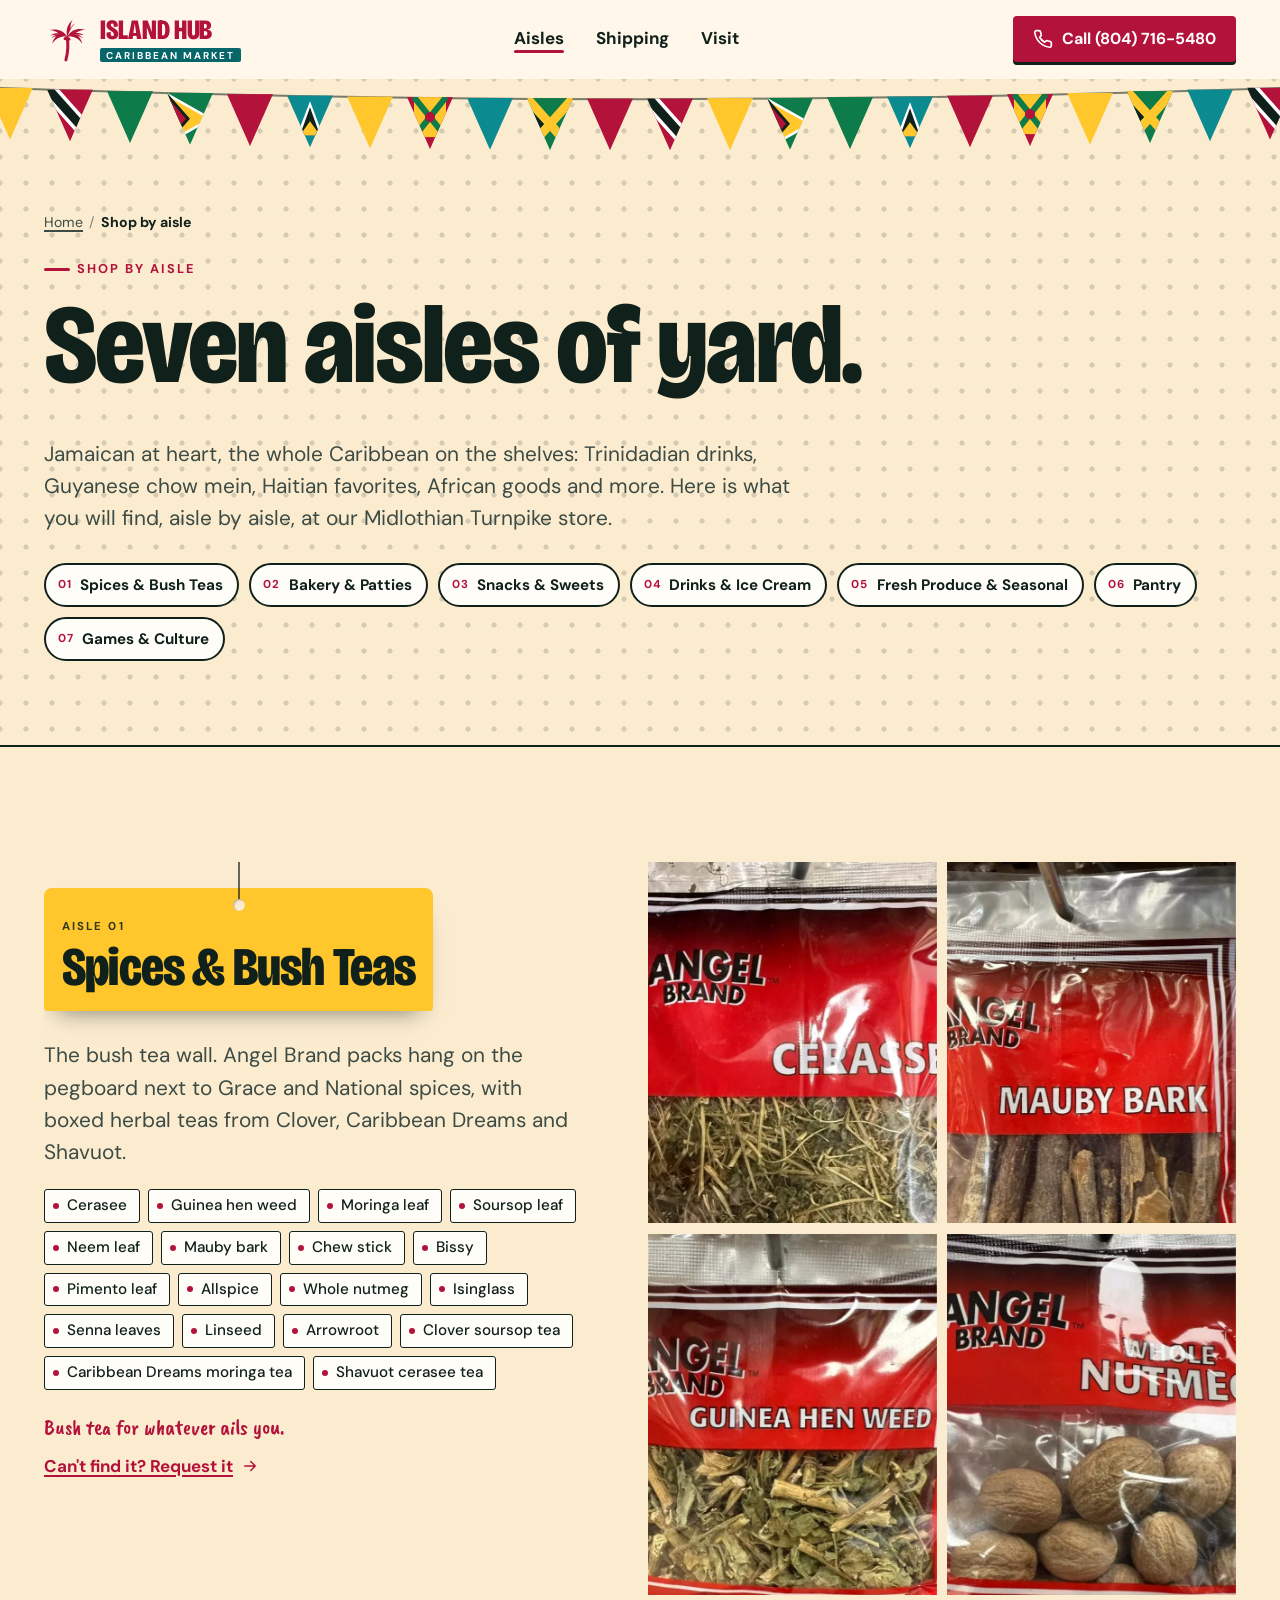
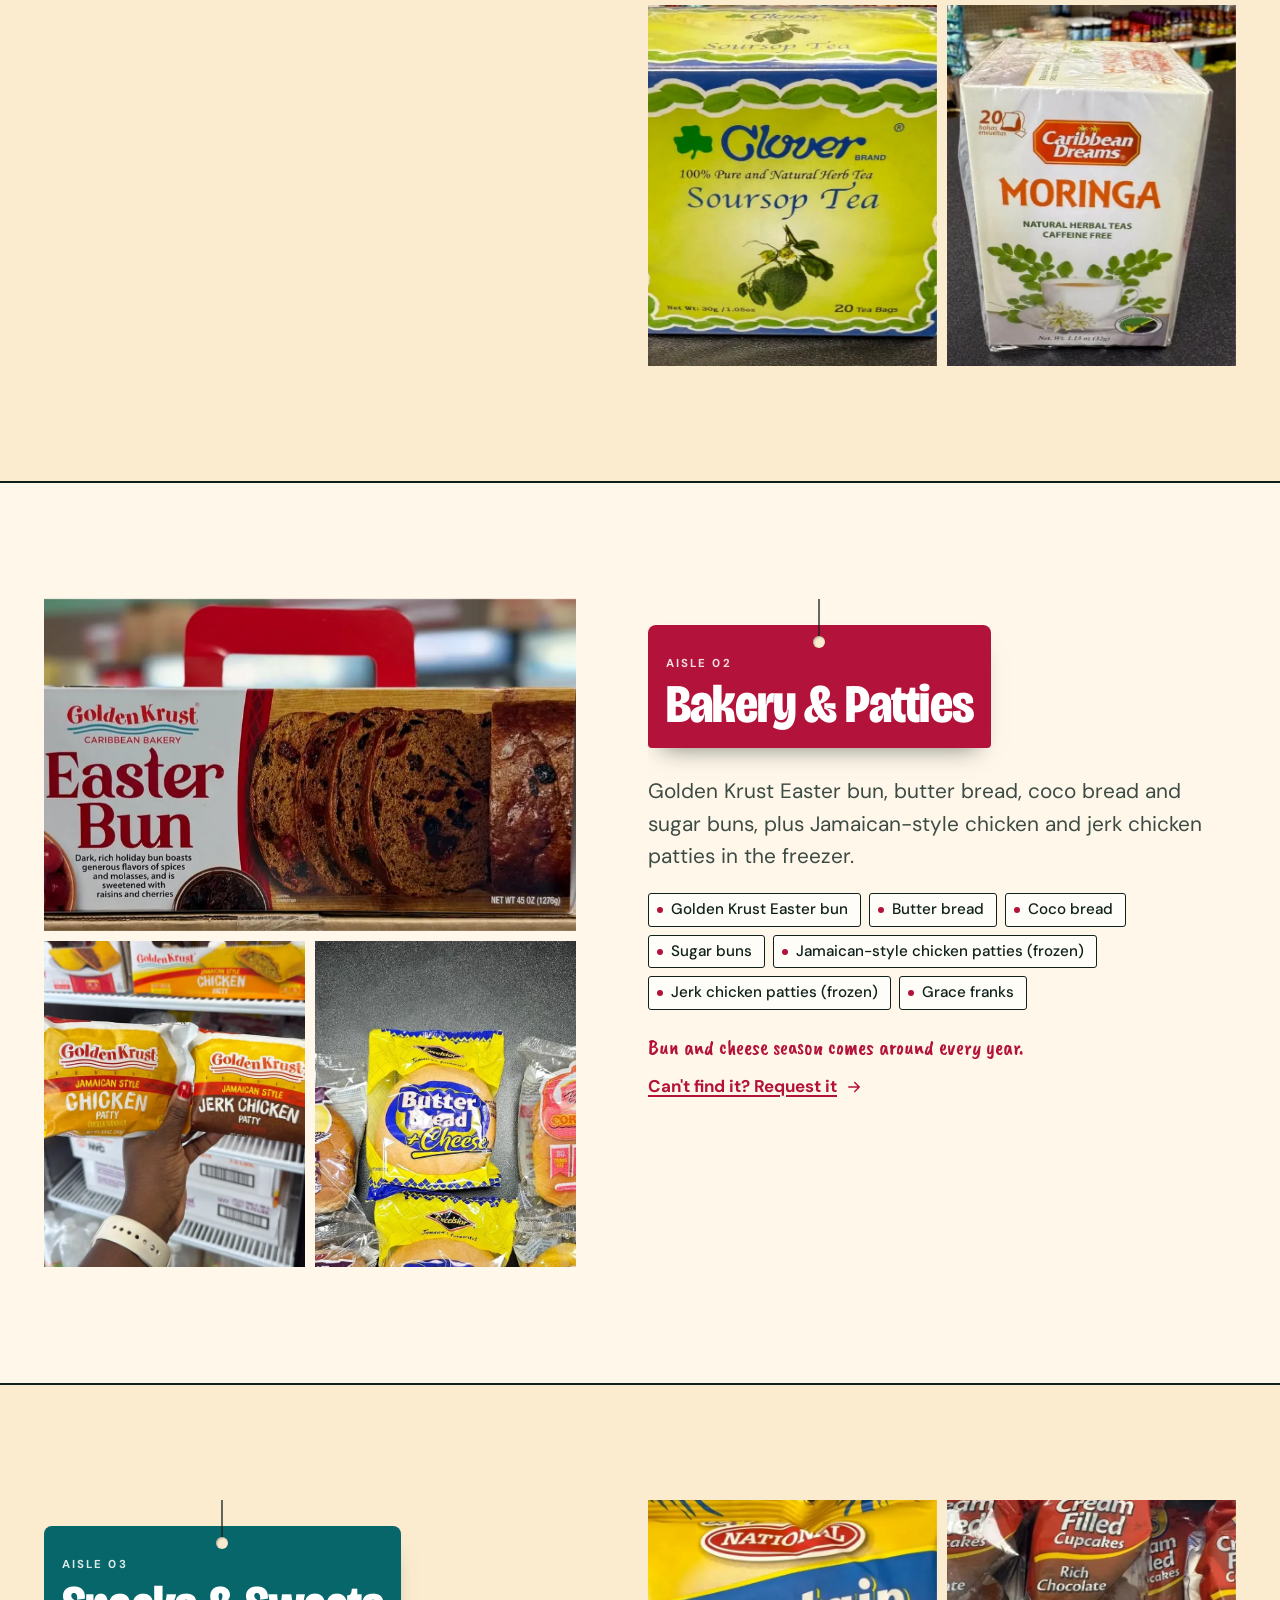
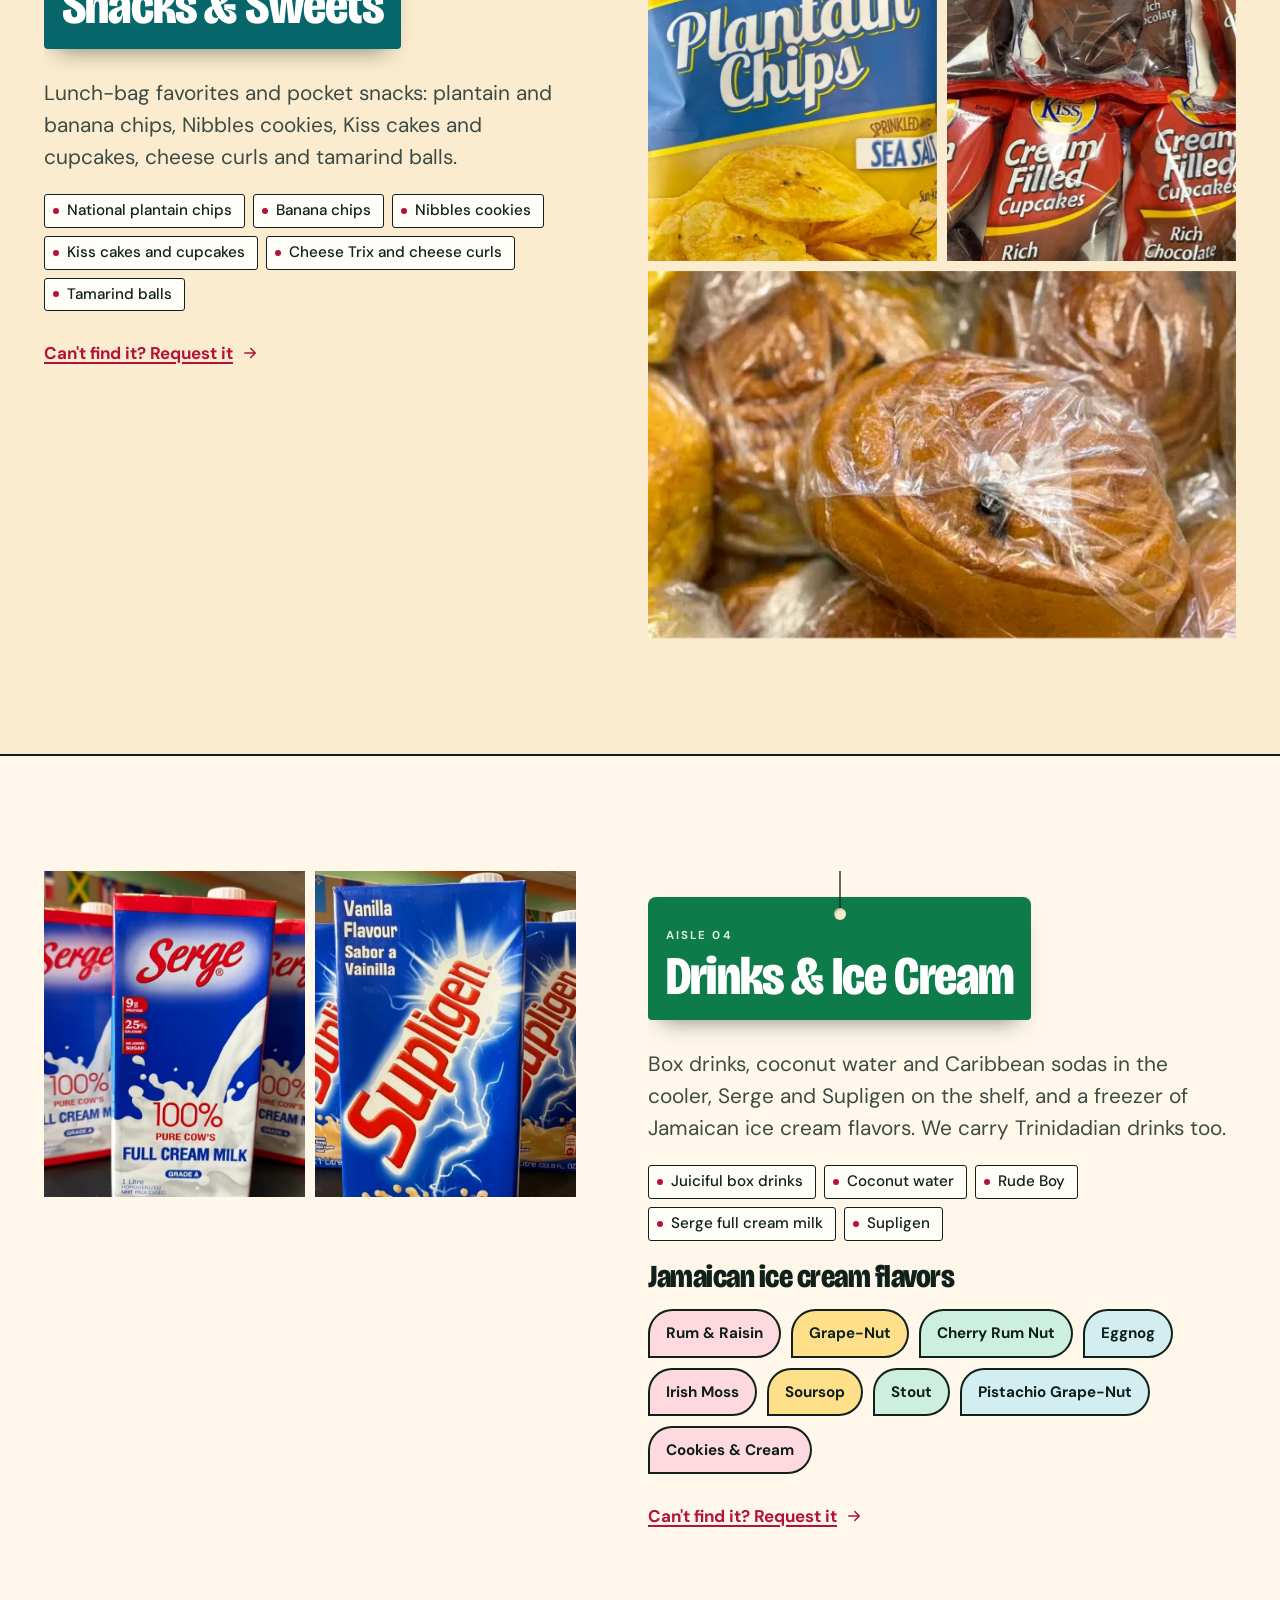
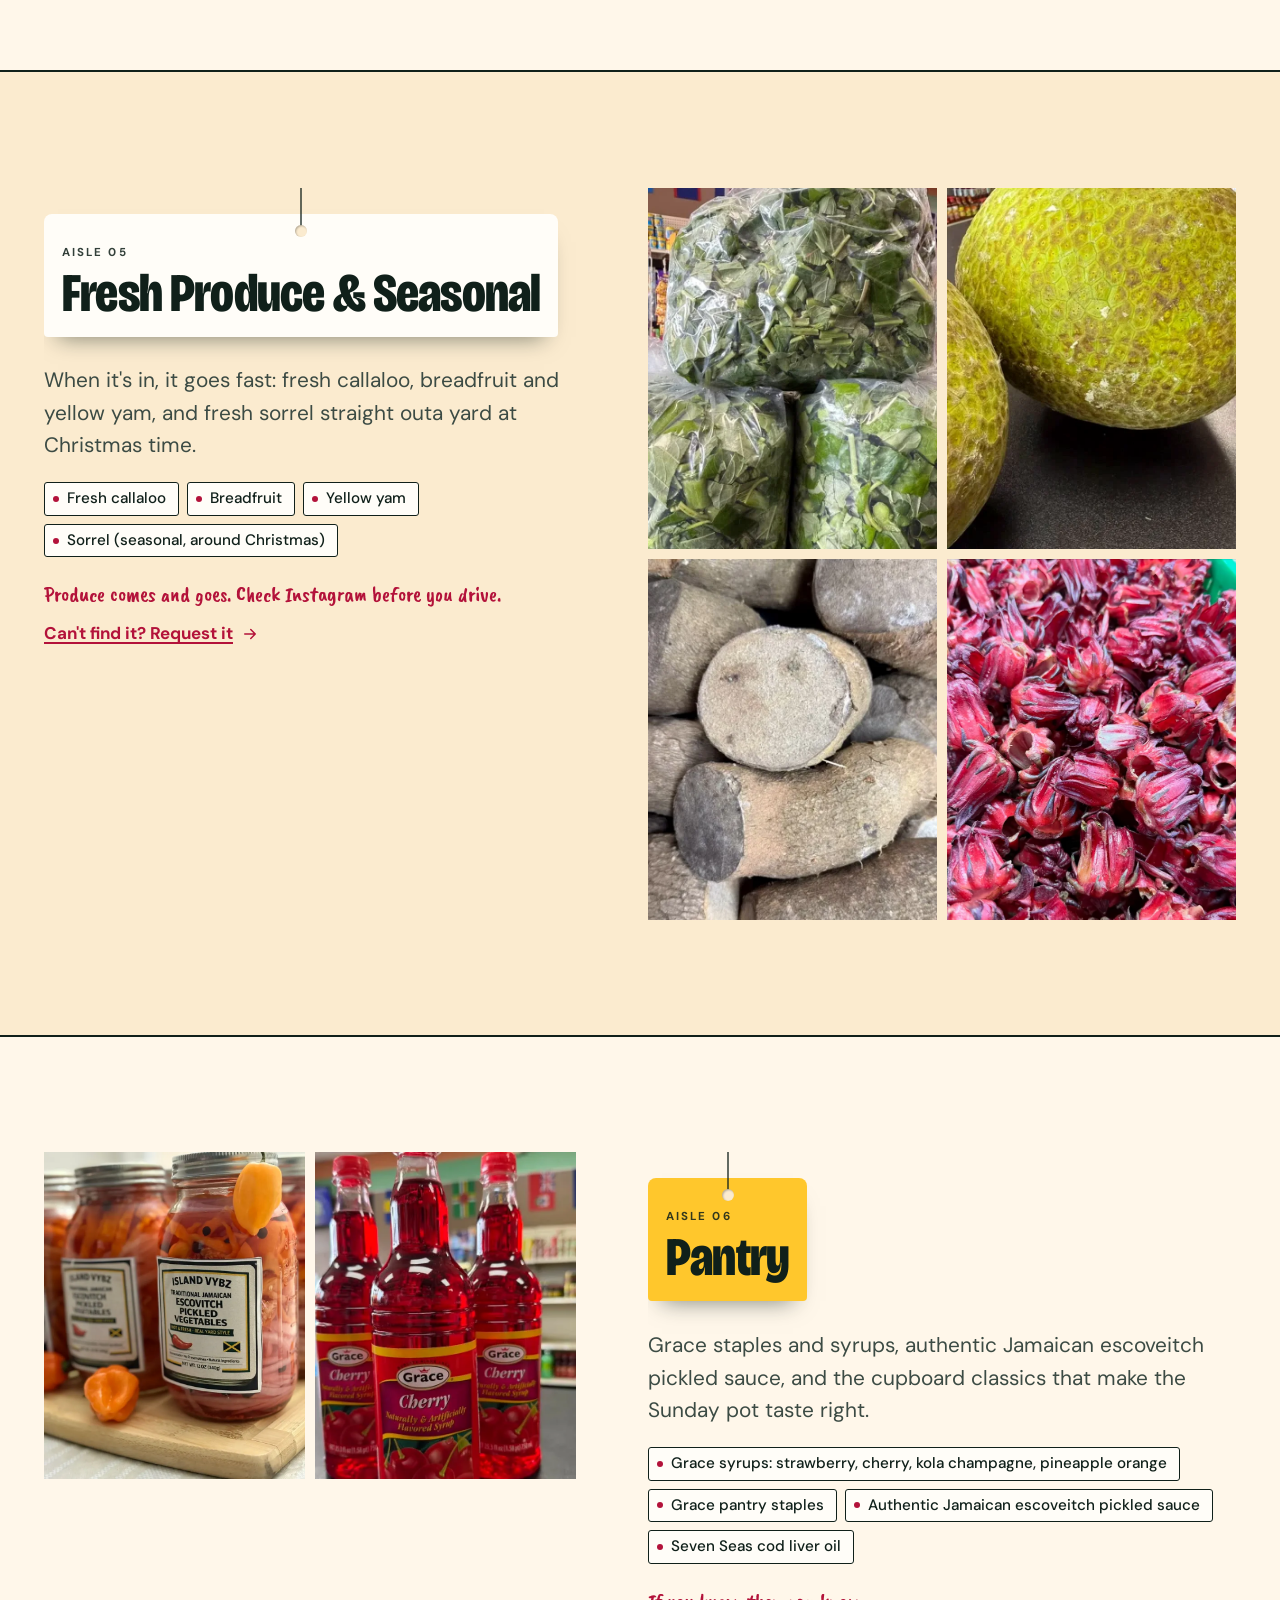
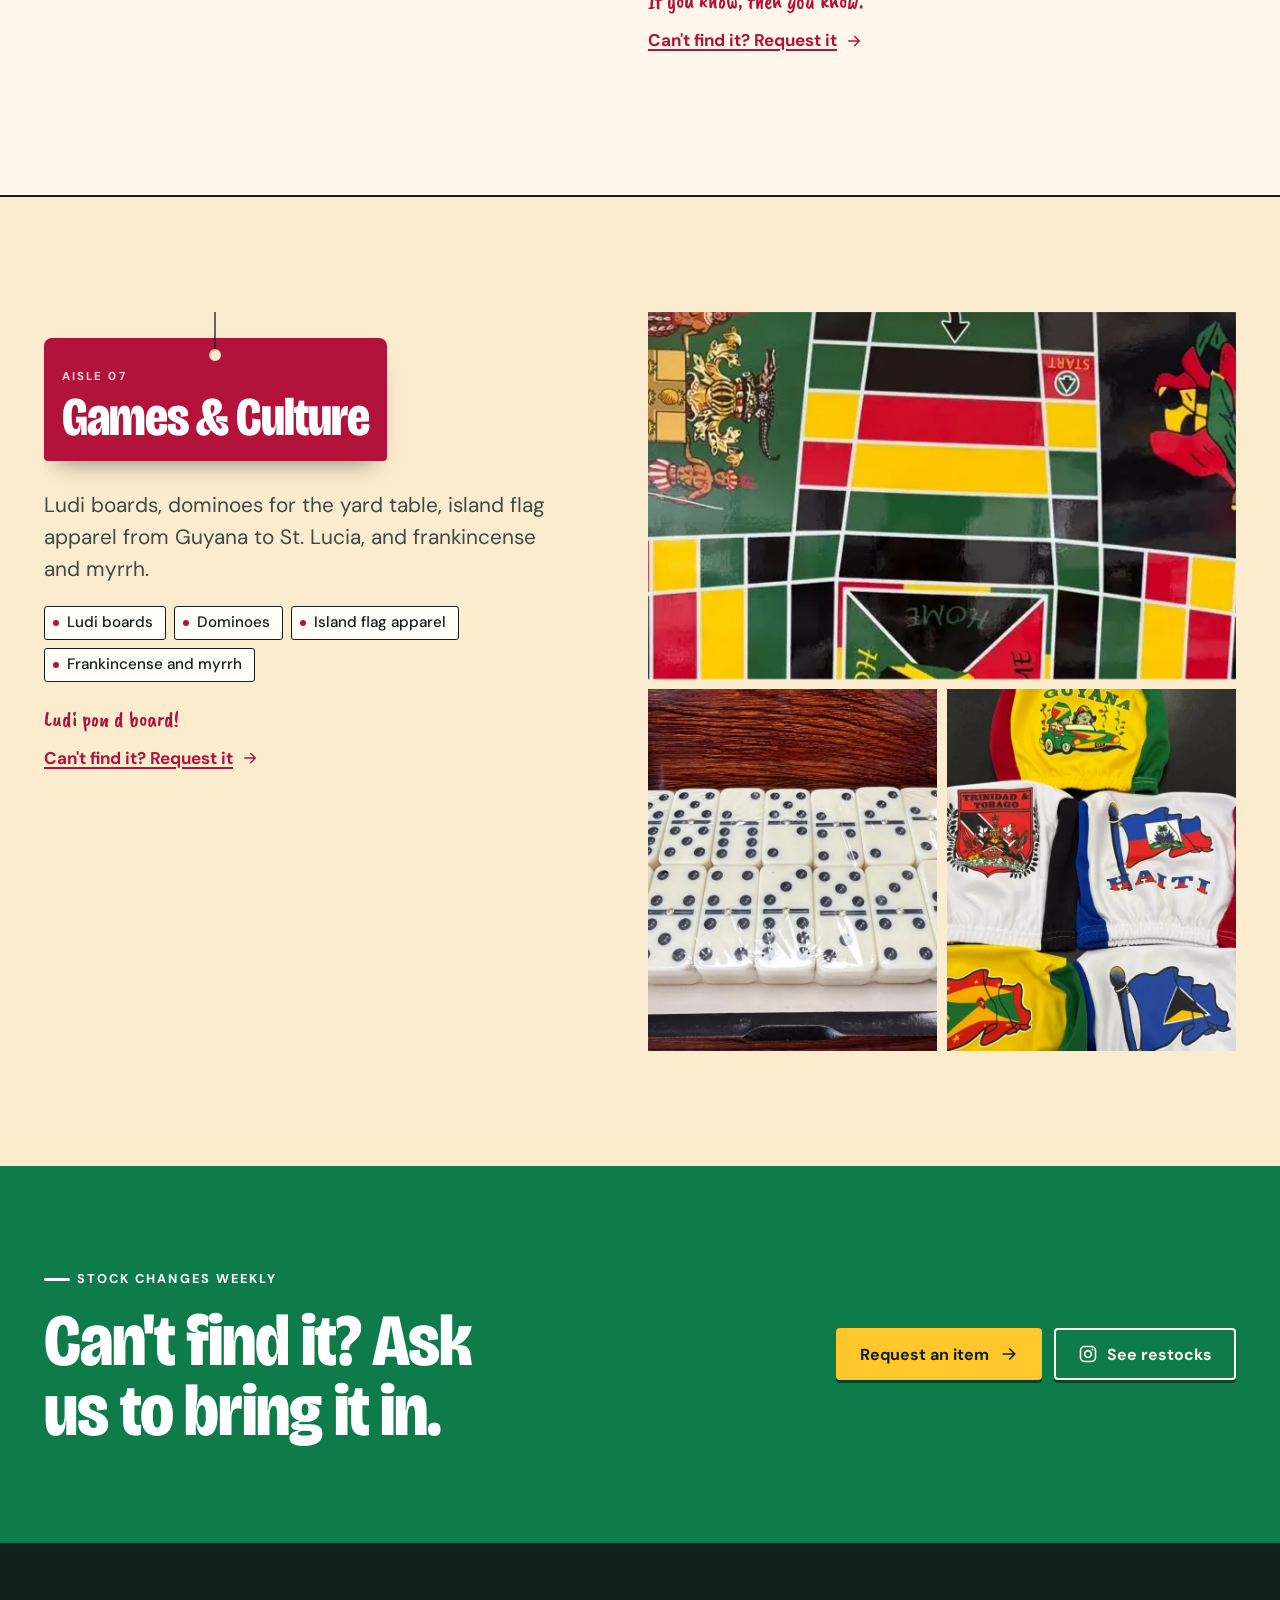
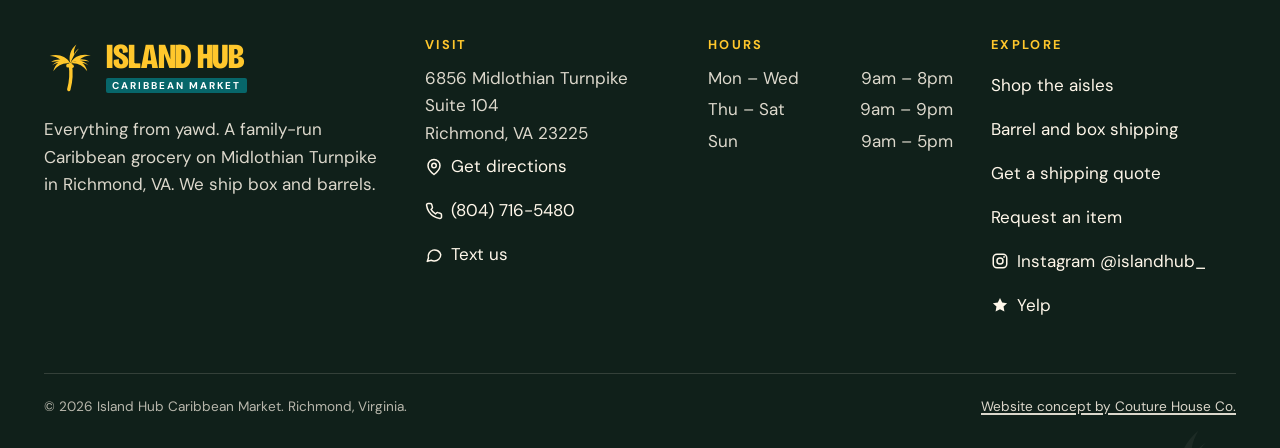
<file: aisles.html>
<!doctype html>
<html lang="en">
<head>
<meta charset="utf-8">
<meta name="viewport" content="width=device-width, initial-scale=1, viewport-fit=cover">
<title>Shop Caribbean Groceries by Aisle | Richmond, VA</title>
<meta name="description" content="Bush teas, Angel Brand spices, patties, Jamaican ice cream, callaloo, Grace syrups, Ludi boards and more at Island Hub Caribbean Market, Richmond, VA.">
<link rel="canonical" href="https://island-hub-caribbean-market.netlify.app/aisles.html">
<meta name="theme-color" content="#B3123A">
<meta name="robots" content="index, follow, max-image-preview:large">
<meta property="og:type" content="website">
<meta property="og:site_name" content="Island Hub Caribbean Market">
<meta property="og:title" content="Shop Caribbean Groceries by Aisle | Richmond, VA">
<meta property="og:description" content="Bush teas, Angel Brand spices, patties, Jamaican ice cream, callaloo, Grace syrups, Ludi boards and more at Island Hub Caribbean Market, Richmond, VA.">
<meta property="og:url" content="https://island-hub-caribbean-market.netlify.app/aisles.html">
<meta property="og:image" content="https://island-hub-caribbean-market.netlify.app/assets/img/og.jpg">
<meta property="og:image:width" content="1200">
<meta property="og:image:height" content="630">
<meta property="og:image:alt" content="Island Hub Caribbean Market logo beside a pile of fresh sorrel, with the words Everything from yawd">
<meta property="og:locale" content="en_US">
<meta name="twitter:card" content="summary_large_image">
<meta name="twitter:title" content="Shop Caribbean Groceries by Aisle | Richmond, VA">
<meta name="twitter:description" content="Bush teas, Angel Brand spices, patties, Jamaican ice cream, callaloo, Grace syrups, Ludi boards and more at Island Hub Caribbean Market, Richmond, VA.">
<meta name="twitter:image" content="https://island-hub-caribbean-market.netlify.app/assets/img/og.jpg">
<meta name="geo.region" content="US-VA">
<meta name="geo.placename" content="Richmond">
<link rel="icon" href="assets/img/favicon.svg" type="image/svg+xml">
<link rel="icon" href="assets/img/favicon-32.png" sizes="32x32" type="image/png">
<link rel="apple-touch-icon" href="assets/img/apple-touch-icon.png">
<link rel="manifest" href="site.webmanifest">
<link rel="preload" href="assets/fonts/bricolage-grotesque-display-var.woff2" as="font" type="font/woff2" crossorigin>
<link rel="preload" href="assets/fonts/dm-sans-latin-400-normal.woff2" as="font" type="font/woff2" crossorigin>
<link rel="stylesheet" href="assets/css/fonts.css?v=20260930b">
<link rel="stylesheet" href="assets/css/site.css?v=20260930b">
<script>document.documentElement.classList.add("js")</script>
<script src="assets/js/site.js" defer></script>
<script type="application/ld+json">{"@context": "https://schema.org", "@type": "GroceryStore", "@id": "https://island-hub-caribbean-market.netlify.app/#store", "name": "Island Hub Caribbean Market", "slogan": "Everything from yawd", "description": "Family-run Caribbean grocery on Midlothian Turnpike in Richmond, VA. Jamaican at heart with foods from across the Caribbean, plus barrel, box and crate shipping to every Caribbean island and grocery shipping to all US states.", "url": "https://island-hub-caribbean-market.netlify.app/", "logo": "https://island-hub-caribbean-market.netlify.app/assets/img/icon-512.png", "image": ["https://island-hub-caribbean-market.netlify.app/assets/img/og.jpg", "https://island-hub-caribbean-market.netlify.app/assets/img/sorrel-fresh.webp", "https://island-hub-caribbean-market.netlify.app/assets/img/store-aisle-flags.webp"], "telephone": "+1-804-716-5480", "address": {"@type": "PostalAddress", "streetAddress": "6856 Midlothian Turnpike, Ste 104", "addressLocality": "Richmond", "addressRegion": "VA", "postalCode": "23225", "addressCountry": "US"}, "hasMap": "https://www.google.com/maps/search/?api=1&query=Island+Hub+Caribbean+Market%2C+6856+Midlothian+Turnpike+Ste+104%2C+Richmond%2C+VA+23225", "openingHoursSpecification": [{"@type": "OpeningHoursSpecification", "dayOfWeek": ["Monday", "Tuesday", "Wednesday"], "opens": "09:00", "closes": "20:00"}, {"@type": "OpeningHoursSpecification", "dayOfWeek": ["Thursday", "Friday", "Saturday"], "opens": "09:00", "closes": "21:00"}, {"@type": "OpeningHoursSpecification", "dayOfWeek": "Sunday", "opens": "09:00", "closes": "17:00"}], "sameAs": ["https://www.instagram.com/islandhub_/", "https://www.yelp.com/biz/island-hub-caribbean-market-richmond"], "areaServed": [{"@type": "City", "name": "Richmond, VA"}, {"@type": "Country", "name": "United States"}, {"@type": "Place", "name": "Caribbean"}], "foundingDate": "2023-05", "founder": [{"@type": "Person", "name": "Carlton Chambers"}, {"@type": "Person", "name": "Tracy"}], "knowsAbout": ["Jamaican groceries", "Caribbean groceries", "Bush teas and spices", "Jamaican patties and bakery", "Caribbean barrel shipping"], "hasOfferCatalog": {"@type": "OfferCatalog", "name": "Shipping and barrel services", "itemListElement": [{"@type": "Offer", "itemOffered": {"@type": "Service", "name": "Barrel, box and crate shipping to the Caribbean", "description": "Barrels, boxes and crates shipped to every Caribbean island: barrels, boxes, appliances, groceries and general goods. Call or message for a quote.", "areaServed": {"@type": "Place", "name": "Caribbean"}}}, {"@type": "Offer", "itemOffered": {"@type": "Product", "name": "Shipping barrels", "description": "Shipping barrels sold in store."}}, {"@type": "Offer", "itemOffered": {"@type": "Service", "name": "Barrel pickup", "description": "Barrel pickup in and around Richmond, VA. Fees apply.", "areaServed": {"@type": "City", "name": "Richmond, VA"}}}, {"@type": "Offer", "itemOffered": {"@type": "Service", "name": "Caribbean grocery shipping within the US", "description": "Grocery orders shipped to all US states. Perishable items ship overnight.", "areaServed": {"@type": "Country", "name": "United States"}}}]}}</script>
<script type="application/ld+json">{"@context": "https://schema.org", "@type": "BreadcrumbList", "itemListElement": [{"@type": "ListItem", "position": 1, "name": "Home", "item": "https://island-hub-caribbean-market.netlify.app/"}, {"@type": "ListItem", "position": 2, "name": "Shop by aisle", "item": "https://island-hub-caribbean-market.netlify.app/aisles.html"}]}</script>
</head>
<body>
<svg xmlns="http://www.w3.org/2000/svg" style="display:none" aria-hidden="true"><symbol id="i-phone" viewBox="0 0 24 24"><path fill="none" stroke="currentColor" stroke-width="2" stroke-linecap="round" stroke-linejoin="round" d="M22 16.9v3a2 2 0 0 1-2.2 2 19.8 19.8 0 0 1-8.6-3.1 19.5 19.5 0 0 1-6-6A19.8 19.8 0 0 1 2.1 4.2 2 2 0 0 1 4.1 2h3a2 2 0 0 1 2 1.7c.1.9.4 1.9.7 2.8a2 2 0 0 1-.5 2.1L8 9.9a16 16 0 0 0 6 6l1.3-1.3a2 2 0 0 1 2.1-.4c.9.3 1.8.6 2.8.7a2 2 0 0 1 1.7 2z"/></symbol><symbol id="i-pin" viewBox="0 0 24 24"><path fill="none" stroke="currentColor" stroke-width="2" stroke-linecap="round" stroke-linejoin="round" d="M20 10c0 6-8 12-8 12s-8-6-8-12a8 8 0 0 1 16 0z"/><circle fill="none" stroke="currentColor" stroke-width="2" stroke-linecap="round" stroke-linejoin="round" cx="12" cy="10" r="3"/></symbol><symbol id="i-clock" viewBox="0 0 24 24"><circle fill="none" stroke="currentColor" stroke-width="2" stroke-linecap="round" stroke-linejoin="round" cx="12" cy="12" r="9.5"/><path fill="none" stroke="currentColor" stroke-width="2" stroke-linecap="round" stroke-linejoin="round" d="M12 6.5V12l3.5 2"/></symbol><symbol id="i-arrow" viewBox="0 0 24 24"><path fill="none" stroke="currentColor" stroke-width="2" stroke-linecap="round" stroke-linejoin="round" d="M5 12h14M13 6l6 6-6 6"/></symbol><symbol id="i-chat" viewBox="0 0 24 24"><path fill="none" stroke="currentColor" stroke-width="2" stroke-linecap="round" stroke-linejoin="round" d="M21 11.5a8.4 8.4 0 0 1-9 8.4 8.8 8.8 0 0 1-3.8-.9L3 20.5l1.6-4.6A8.4 8.4 0 1 1 21 11.5z"/></symbol><symbol id="i-ig" viewBox="0 0 24 24"><rect fill="none" stroke="currentColor" stroke-width="2" stroke-linecap="round" stroke-linejoin="round" x="3" y="3" width="18" height="18" rx="5"/><circle fill="none" stroke="currentColor" stroke-width="2" stroke-linecap="round" stroke-linejoin="round" cx="12" cy="12" r="4"/><circle cx="17.4" cy="6.6" r="1.2" fill="currentColor"/></symbol><symbol id="i-star" viewBox="0 0 24 24"><path fill="currentColor" d="M12 2.6l2.9 6 6.6.9-4.8 4.6 1.2 6.5L12 17.5l-5.9 3.1 1.2-6.5L2.5 9.5l6.6-.9z"/></symbol><symbol id="i-box" viewBox="0 0 24 24"><path fill="none" stroke="currentColor" stroke-width="2" stroke-linecap="round" stroke-linejoin="round" d="M21 8l-9-5-9 5v8l9 5 9-5z"/><path fill="none" stroke="currentColor" stroke-width="2" stroke-linecap="round" stroke-linejoin="round" d="M3 8l9 5 9-5M12 13v8M7.5 5.5l9 5"/></symbol><symbol id="i-barrel" viewBox="0 0 24 24"><path fill="none" stroke="currentColor" stroke-width="2" stroke-linecap="round" stroke-linejoin="round" d="M6 3h12c1.3 2.8 2 5.8 2 9s-.7 6.2-2 9H6c-1.3-2.8-2-5.8-2-9s.7-6.2 2-9z"/><path fill="none" stroke="currentColor" stroke-width="2" stroke-linecap="round" stroke-linejoin="round" d="M4.6 8h14.8M4.6 16h14.8"/></symbol><symbol id="i-truck" viewBox="0 0 24 24"><path fill="none" stroke="currentColor" stroke-width="2" stroke-linecap="round" stroke-linejoin="round" d="M1 5h13v11H1zM14 9h4l4 4v3h-8z"/><circle fill="none" stroke="currentColor" stroke-width="2" stroke-linecap="round" stroke-linejoin="round" cx="5.5" cy="18.5" r="2"/><circle fill="none" stroke="currentColor" stroke-width="2" stroke-linecap="round" stroke-linejoin="round" cx="17.5" cy="18.5" r="2"/></symbol><symbol id="i-check" viewBox="0 0 24 24"><path fill="none" stroke="currentColor" stroke-width="2" stroke-linecap="round" stroke-linejoin="round" d="M4 12.5l5 5L20 6.5"/></symbol><symbol id="i-plus" viewBox="0 0 24 24"><path fill="none" stroke="currentColor" stroke-width="2" stroke-linecap="round" stroke-linejoin="round" stroke-width="2.6" d="M12 5v14M5 12h14"/></symbol><symbol id="i-menu" viewBox="0 0 24 24"><path fill="none" stroke="currentColor" stroke-width="2" stroke-linecap="round" stroke-linejoin="round" d="M3 6h18M3 12h18M3 18h18"/></symbol><symbol id="i-close" viewBox="0 0 24 24"><path fill="none" stroke="currentColor" stroke-width="2" stroke-linecap="round" stroke-linejoin="round" d="M6 6l12 12M18 6L6 18"/></symbol><symbol id="i-ext" viewBox="0 0 24 24"><path fill="none" stroke="currentColor" stroke-width="2" stroke-linecap="round" stroke-linejoin="round" d="M14 4h6v6M20 4l-9 9M18 14v5a1 1 0 0 1-1 1H5a1 1 0 0 1-1-1V7a1 1 0 0 1 1-1h5"/></symbol><symbol id="i-calendar" viewBox="0 0 24 24"><rect fill="none" stroke="currentColor" stroke-width="2" stroke-linecap="round" stroke-linejoin="round" x="3" y="4.5" width="18" height="16" rx="2"/><path fill="none" stroke="currentColor" stroke-width="2" stroke-linecap="round" stroke-linejoin="round" d="M3 9.5h18M8 2.5v4M16 2.5v4"/></symbol><symbol id="i-globe" viewBox="0 0 24 24"><circle fill="none" stroke="currentColor" stroke-width="2" stroke-linecap="round" stroke-linejoin="round" cx="12" cy="12" r="9.5"/><path fill="none" stroke="currentColor" stroke-width="2" stroke-linecap="round" stroke-linejoin="round" d="M2.5 12h19M12 2.5c2.6 2.8 3.9 6 3.9 9.5s-1.3 6.7-3.9 9.5c-2.6-2.8-3.9-6-3.9-9.5S9.4 5.3 12 2.5z"/></symbol><symbol id="i-basket" viewBox="0 0 24 24"><path fill="none" stroke="currentColor" stroke-width="2" stroke-linecap="round" stroke-linejoin="round" d="M3 9h18l-2 11H5z"/><path fill="none" stroke="currentColor" stroke-width="2" stroke-linecap="round" stroke-linejoin="round" d="M8 9l4-6 4 6M9 13v4M15 13v4M12 13v4"/></symbol><symbol id="i-snow" viewBox="0 0 24 24"><path fill="none" stroke="currentColor" stroke-width="2" stroke-linecap="round" stroke-linejoin="round" d="M12 2v20M4.2 6.5l15.6 9M4.2 17.5l15.6-9M9 3.5l3 2.5 3-2.5M9 20.5l3-2.5 3 2.5"/></symbol><symbol id="i-home" viewBox="0 0 24 24"><path fill="none" stroke="currentColor" stroke-width="2" stroke-linecap="round" stroke-linejoin="round" d="M3 11l9-7 9 7v9a1 1 0 0 1-1 1h-5v-6H9v6H4a1 1 0 0 1-1-1z"/></symbol><symbol id="i-tag" viewBox="0 0 24 24"><path fill="none" stroke="currentColor" stroke-width="2" stroke-linecap="round" stroke-linejoin="round" d="M20.6 13.4l-7.2 7.2a2 2 0 0 1-2.8 0L3 13V3h10l7.6 7.6a2 2 0 0 1 0 2.8z"/><circle cx="7.5" cy="7.5" r="1.5" fill="currentColor"/></symbol><symbol id="i-palm" viewBox="0 0 64 64"><path d="M30.5 61c2.6-9.6 3.6-19.8 1.8-31" fill="none" stroke="currentColor" stroke-width="4.2" stroke-linecap="round"/><g fill="currentColor"><path d="M32.4 28.5C27 20 17.6 16.8 7 19.6c5.2.2 9.8 1.8 13.4 4.6-3.6-.4-7.6.4-11.6 2.8 8.6-1.8 16.4-1 23.6 1.5z"/><path d="M32.4 28.5C37.6 19.6 47 16.4 57.6 19.2c-5.2.2-9.8 1.8-13.4 4.6 3.6-.4 7.6.4 11.6 2.8-8.6-1.8-16.4-1-23.4 1.9z"/><path d="M32 29c-7.4-1.4-15.4 2-20.6 9.6 1-4.8 3.2-8.2 6-10.4-2.6.2-5.2 1.4-7.6 3.2C15.6 24.6 24.6 23.6 32 29z"/><path d="M32.6 29c7.4-1.4 15.4 2 20.6 9.6-1-4.8-3.2-8.2-6-10.4 2.6.2 5.2 1.4 7.6 3.2C49 24.6 40 23.6 32.6 29z"/><path d="M32.4 28.4C30 20.4 32.4 11.4 39.8 5.4c-2.6 4.4-3.4 8.6-2.8 12.6 1-3 3-5.6 6-7.4-4.8 5-7.6 11-10.6 17.8z"/><circle cx="29.6" cy="31.6" r="2.3"/><circle cx="34.4" cy="32.2" r="2.3"/></g></symbol></svg>
<a class="skip-link" href="#main">Skip to content</a>
<header class="site-header">
  <div class="wrap header-inner">
    <a class="brand" href="index.html" aria-label="Island Hub Caribbean Market, home">
      <svg class="brand-palm" aria-hidden="true" focusable="false"><use href="#i-palm"/></svg>
      <span class="brand-text"><span class="brand-name">ISLAND HUB</span><span class="brand-sub">Caribbean Market</span></span>
    </a>
    <nav class="nav" aria-label="Main">
      <ul class="nav-list"><li><a href="aisles.html" aria-current="page">Aisles</a></li><li><a href="shipping.html">Shipping</a></li><li><a href="visit.html">Visit</a></li></ul>
    </nav>
    <a class="btn header-call" href="tel:+18047165480"><svg aria-hidden="true" focusable="false"><use href="#i-phone"/></svg><span>Call (804) 716-5480</span></a>
    <button class="menu-btn" type="button" aria-expanded="false" aria-controls="mobile-menu"><svg class="i-menu" aria-hidden="true" focusable="false"><use href="#i-menu"/></svg><svg class="i-close" aria-hidden="true" focusable="false"><use href="#i-close"/></svg><span class="menu-label">Menu</span></button>
  </div>
</header>
<div class="mobile-menu" id="mobile-menu" hidden>
  <nav aria-label="Mobile">
    <ul><li><a class="mm-link" href="index.html">Home<svg aria-hidden="true" focusable="false"><use href="#i-arrow"/></svg></a></li><li><a class="mm-link" href="aisles.html" aria-current="page">Aisles<svg aria-hidden="true" focusable="false"><use href="#i-arrow"/></svg></a></li><li><a class="mm-link" href="shipping.html">Shipping<svg aria-hidden="true" focusable="false"><use href="#i-arrow"/></svg></a></li><li><a class="mm-link" href="visit.html">Visit<svg aria-hidden="true" focusable="false"><use href="#i-arrow"/></svg></a></li></ul>
  </nav>
  <div class="mm-meta">
    <p><strong>6856 Midlothian Turnpike, Ste 104<br>Richmond, VA 23225</strong></p>
    <p>Mon – Wed 9am – 8pm · Thu – Sat 9am – 9pm · Sun 9am – 5pm</p>
    <p><a href="tel:+18047165480">Call (804) 716-5480</a> · <a href="https://www.instagram.com/islandhub_/" rel="noopener">Instagram @islandhub_</a></p>
  </div>
</div>
<main id="main">
<section class="page-hero pegboard" aria-labelledby="page-h">
  <div class="bunting" aria-hidden="true"><div class="bunting-inner"><svg viewBox="0 0 1440 74" preserveAspectRatio="xMidYMin slice"><defs>
<clipPath id="pen"><path d="M0 0h46L23 52z"/></clipPath>
</defs><path d="M0 6 Q720.0 34.6 1440 6" fill="none" stroke="#10201A" stroke-opacity=".55" stroke-width="2"/><g transform="translate(7.0 6.2)"><g class="flag" style="--d:0"><g clip-path="url(#pen)"><rect width="46" height="52" fill="#0E7C4A"/><path d="M0 0L46 52M46 0L0 52" stroke="#FFC72C" stroke-width="9"/><path d="M0 8v36l17-18z" fill="#10201A"/></g></g></g><g transform="translate(67.0 8.4)"><g class="flag" style="--d:1"><g clip-path="url(#pen)"><rect width="46" height="52" fill="#FFC72C"/></g></g></g><g transform="translate(127.0 10.3)"><g class="flag" style="--d:2"><g clip-path="url(#pen)"><rect width="46" height="52" fill="#B3123A"/><path d="M-4 -6L46 50" stroke="#fff" stroke-width="16"/><path d="M-4 -6L46 50" stroke="#10201A" stroke-width="9"/></g></g></g><g transform="translate(187.0 12.1)"><g class="flag" style="--d:3"><g clip-path="url(#pen)"><rect width="46" height="52" fill="#0E7C4A"/></g></g></g><g transform="translate(247.0 13.7)"><g class="flag" style="--d:4"><g clip-path="url(#pen)"><rect width="46" height="52" fill="#0E7C4A"/><path d="M0 0L46 26 0 52z" fill="#fff"/><path d="M0 3L41 26 0 49z" fill="#FFC72C"/><path d="M0 0L23 26 0 52z" fill="#10201A"/><path d="M0 4L19 26 0 48z" fill="#B3123A"/></g></g></g><g transform="translate(307.0 15.1)"><g class="flag" style="--d:5"><g clip-path="url(#pen)"><rect width="46" height="52" fill="#B3123A"/></g></g></g><g transform="translate(367.0 16.3)"><g class="flag" style="--d:6"><g clip-path="url(#pen)"><rect width="46" height="52" fill="#0B8A8F"/><path d="M23 6L36 40H10z" fill="#fff"/><path d="M23 12L33 40H13z" fill="#10201A"/><path d="M23 26L33 40H13z" fill="#FFC72C"/></g></g></g><g transform="translate(427.0 17.3)"><g class="flag" style="--d:7"><g clip-path="url(#pen)"><rect width="46" height="52" fill="#FFC72C"/></g></g></g><g transform="translate(487.0 18.1)"><g class="flag" style="--d:8"><g clip-path="url(#pen)"><rect width="46" height="52" fill="#B3123A"/><rect x="7" y="0" width="32" height="40" fill="#FFC72C"/><path d="M7 0L39 40M39 0L7 40" stroke="#0E7C4A" stroke-width="6"/><circle cx="23" cy="20" r="5" fill="#B3123A"/></g></g></g><g transform="translate(547.0 18.7)"><g class="flag" style="--d:9"><g clip-path="url(#pen)"><rect width="46" height="52" fill="#0B8A8F"/></g></g></g><g transform="translate(607.0 19.1)"><g class="flag" style="--d:10"><g clip-path="url(#pen)"><rect width="46" height="52" fill="#0E7C4A"/><path d="M0 0L46 52M46 0L0 52" stroke="#FFC72C" stroke-width="9"/><path d="M0 8v36l17-18z" fill="#10201A"/></g></g></g><g transform="translate(667.0 19.3)"><g class="flag" style="--d:11"><g clip-path="url(#pen)"><rect width="46" height="52" fill="#B3123A"/></g></g></g><g transform="translate(727.0 19.3)"><g class="flag" style="--d:12"><g clip-path="url(#pen)"><rect width="46" height="52" fill="#B3123A"/><path d="M-4 -6L46 50" stroke="#fff" stroke-width="16"/><path d="M-4 -6L46 50" stroke="#10201A" stroke-width="9"/></g></g></g><g transform="translate(787.0 19.1)"><g class="flag" style="--d:13"><g clip-path="url(#pen)"><rect width="46" height="52" fill="#FFC72C"/></g></g></g><g transform="translate(847.0 18.7)"><g class="flag" style="--d:14"><g clip-path="url(#pen)"><rect width="46" height="52" fill="#0E7C4A"/><path d="M0 0L46 26 0 52z" fill="#fff"/><path d="M0 3L41 26 0 49z" fill="#FFC72C"/><path d="M0 0L23 26 0 52z" fill="#10201A"/><path d="M0 4L19 26 0 48z" fill="#B3123A"/></g></g></g><g transform="translate(907.0 18.1)"><g class="flag" style="--d:15"><g clip-path="url(#pen)"><rect width="46" height="52" fill="#0E7C4A"/></g></g></g><g transform="translate(967.0 17.3)"><g class="flag" style="--d:16"><g clip-path="url(#pen)"><rect width="46" height="52" fill="#0B8A8F"/><path d="M23 6L36 40H10z" fill="#fff"/><path d="M23 12L33 40H13z" fill="#10201A"/><path d="M23 26L33 40H13z" fill="#FFC72C"/></g></g></g><g transform="translate(1027.0 16.3)"><g class="flag" style="--d:17"><g clip-path="url(#pen)"><rect width="46" height="52" fill="#B3123A"/></g></g></g><g transform="translate(1087.0 15.1)"><g class="flag" style="--d:18"><g clip-path="url(#pen)"><rect width="46" height="52" fill="#B3123A"/><rect x="7" y="0" width="32" height="40" fill="#FFC72C"/><path d="M7 0L39 40M39 0L7 40" stroke="#0E7C4A" stroke-width="6"/><circle cx="23" cy="20" r="5" fill="#B3123A"/></g></g></g><g transform="translate(1147.0 13.7)"><g class="flag" style="--d:19"><g clip-path="url(#pen)"><rect width="46" height="52" fill="#FFC72C"/></g></g></g><g transform="translate(1207.0 12.1)"><g class="flag" style="--d:20"><g clip-path="url(#pen)"><rect width="46" height="52" fill="#0E7C4A"/><path d="M0 0L46 52M46 0L0 52" stroke="#FFC72C" stroke-width="9"/><path d="M0 8v36l17-18z" fill="#10201A"/></g></g></g><g transform="translate(1267.0 10.3)"><g class="flag" style="--d:21"><g clip-path="url(#pen)"><rect width="46" height="52" fill="#0B8A8F"/></g></g></g><g transform="translate(1327.0 8.4)"><g class="flag" style="--d:22"><g clip-path="url(#pen)"><rect width="46" height="52" fill="#B3123A"/><path d="M-4 -6L46 50" stroke="#fff" stroke-width="16"/><path d="M-4 -6L46 50" stroke="#10201A" stroke-width="9"/></g></g></g><g transform="translate(1387.0 6.2)"><g class="flag" style="--d:23"><g clip-path="url(#pen)"><rect width="46" height="52" fill="#0E7C4A"/></g></g></g></svg></div></div>
  <div class="wrap">
    <nav class="crumbs" aria-label="Breadcrumb"><ol><li><a href="index.html">Home</a></li><li><span aria-current="page">Shop by aisle</span></li></ol></nav>
    <p class="eyebrow">Shop by aisle</p>
    <h1 id="page-h">Seven aisles of yard.</h1>
    <p class="lede">Jamaican at heart, the whole Caribbean on the shelves: Trinidadian drinks, Guyanese chow mein, Haitian favorites, African goods and more. Here is what you will find, aisle by aisle, at our Midlothian Turnpike store.</p>
    <ul class="aisle-index" aria-label="Jump to an aisle"><li><a href="#spices"><span>01</span>Spices & Bush Teas</a></li><li><a href="#bakery"><span>02</span>Bakery & Patties</a></li><li><a href="#snacks"><span>03</span>Snacks & Sweets</a></li><li><a href="#drinks"><span>04</span>Drinks & Ice Cream</a></li><li><a href="#produce"><span>05</span>Fresh Produce & Seasonal</a></li><li><a href="#pantry"><span>06</span>Pantry</a></li><li><a href="#culture"><span>07</span>Games & Culture</a></li></ul>
  </div>
</section>
<section class="aisle" id="spices" aria-labelledby="spices-h">
  <div class="wrap aisle-grid">
    <div class="aisle-copy">
      <div class="hang-tag  swing"><span class="at-num">Aisle 01</span><h2 class="at-name" id="spices-h">Spices &amp; Bush Teas</h2></div>
      <p class="lede">The bush tea wall. Angel Brand packs hang on the pegboard next to Grace and National spices, with boxed herbal teas from Clover, Caribbean Dreams and Shavuot.</p>
      <ul class="items" aria-label="Seen on the shelves in Spices &amp; Bush Teas"><li>Cerasee</li><li>Guinea hen weed</li><li>Moringa leaf</li><li>Soursop leaf</li><li>Neem leaf</li><li>Mauby bark</li><li>Chew stick</li><li>Bissy</li><li>Pimento leaf</li><li>Allspice</li><li>Whole nutmeg</li><li>Isinglass</li><li>Senna leaves</li><li>Linseed</li><li>Arrowroot</li><li>Clover soursop tea</li><li>Caribbean Dreams moringa tea</li><li>Shavuot cerasee tea</li></ul>
      
      <p class="aisle-note">Bush tea for whatever ails you.</p>
      <p><a class="text-link" href="visit.html#request">Can't find it? Request it <svg aria-hidden="true" focusable="false"><use href="#i-arrow"/></svg></a></p>
    </div>
    <div class="aisle-photos"><figure class="pop" style="--i:0"><img src="assets/img/angel-brand-cerasee.webp" width="640" height="800" alt="Angel Brand cerasee pack" loading="lazy" decoding="async"></figure><figure class="pop" style="--i:1"><img src="assets/img/angel-brand-mauby-bark.webp" width="640" height="800" alt="Angel Brand mauby bark pack" loading="lazy" decoding="async"></figure><figure class="pop" style="--i:2"><img src="assets/img/angel-brand-guinea-hen-weed.webp" width="640" height="800" alt="Angel Brand guinea hen weed pack" loading="lazy" decoding="async"></figure><figure class="pop" style="--i:3"><img src="assets/img/angel-brand-nutmeg.webp" width="640" height="800" alt="Angel Brand whole nutmeg pack" loading="lazy" decoding="async"></figure><figure class="pop" style="--i:4"><img src="assets/img/clover-soursop-tea.webp" width="640" height="800" alt="A box of Clover soursop herbal tea" loading="lazy" decoding="async"></figure><figure class="pop" style="--i:5"><img src="assets/img/caribbean-dreams-moringa-tea.webp" width="640" height="800" alt="A box of Caribbean Dreams moringa herbal tea" loading="lazy" decoding="async"></figure></div>
  </div>
</section><section class="aisle aisle--flip" id="bakery" aria-labelledby="bakery-h">
  <div class="wrap aisle-grid">
    <div class="aisle-copy">
      <div class="hang-tag tag--red swing"><span class="at-num">Aisle 02</span><h2 class="at-name" id="bakery-h">Bakery &amp; Patties</h2></div>
      <p class="lede">Golden Krust Easter bun, butter bread, coco bread and sugar buns, plus Jamaican-style chicken and jerk chicken patties in the freezer.</p>
      <ul class="items" aria-label="Seen on the shelves in Bakery &amp; Patties"><li>Golden Krust Easter bun</li><li>Butter bread</li><li>Coco bread</li><li>Sugar buns</li><li>Jamaican-style chicken patties (frozen)</li><li>Jerk chicken patties (frozen)</li><li>Grace franks</li></ul>
      
      <p class="aisle-note">Bun and cheese season comes around every year.</p>
      <p><a class="text-link" href="visit.html#request">Can't find it? Request it <svg aria-hidden="true" focusable="false"><use href="#i-arrow"/></svg></a></p>
    </div>
    <div class="aisle-photos"><figure class="wide"><img src="assets/img/easter-bun-golden-krust.webp" srcset="assets/img/easter-bun-golden-krust-800.webp 800w, assets/img/easter-bun-golden-krust.webp 1440w" sizes="(min-width: 900px) 600px, 100vw" width="1440" height="1060" alt="A Golden Krust Easter bun in its box" loading="lazy" decoding="async"></figure><figure class=""><img src="assets/img/jamaican-patties-golden-krust.webp" srcset="assets/img/jamaican-patties-golden-krust-800.webp 800w, assets/img/jamaican-patties-golden-krust.webp 1440w" sizes="(min-width: 900px) 300px, 50vw" width="1440" height="1260" alt="Golden Krust Jamaican-style chicken and jerk chicken patties from the freezer" loading="lazy" decoding="async"></figure><figure class=""><img src="assets/img/butter-bread.webp" width="720" height="900" alt="Packs of butter bread with cheese" loading="lazy" decoding="async"></figure></div>
  </div>
</section><section class="aisle" id="snacks" aria-labelledby="snacks-h">
  <div class="wrap aisle-grid">
    <div class="aisle-copy">
      <div class="hang-tag tag--teal swing"><span class="at-num">Aisle 03</span><h2 class="at-name" id="snacks-h">Snacks &amp; Sweets</h2></div>
      <p class="lede">Lunch-bag favorites and pocket snacks: plantain and banana chips, Nibbles cookies, Kiss cakes and cupcakes, cheese curls and tamarind balls.</p>
      <ul class="items" aria-label="Seen on the shelves in Snacks &amp; Sweets"><li>National plantain chips</li><li>Banana chips</li><li>Nibbles cookies</li><li>Kiss cakes and cupcakes</li><li>Cheese Trix and cheese curls</li><li>Tamarind balls</li></ul>
      
      
      <p><a class="text-link" href="visit.html#request">Can't find it? Request it <svg aria-hidden="true" focusable="false"><use href="#i-arrow"/></svg></a></p>
    </div>
    <div class="aisle-photos"><figure class="pop" style="--i:0"><img src="assets/img/national-plantain-chips.webp" width="640" height="800" alt="A bag of National plantain chips" loading="lazy" decoding="async"></figure><figure class="pop" style="--i:1"><img src="assets/img/kiss-cream-filled-cupcakes.webp" width="640" height="800" alt="Packs of Kiss cream filled cupcakes" loading="lazy" decoding="async"></figure><figure class="wide"><img src="assets/img/sugar-buns.webp" width="640" height="800" alt="Wrapped sugar buns piled together" loading="lazy" decoding="async"></figure></div>
  </div>
</section><section class="aisle aisle--flip" id="drinks" aria-labelledby="drinks-h">
  <div class="wrap aisle-grid">
    <div class="aisle-copy">
      <div class="hang-tag tag--green swing"><span class="at-num">Aisle 04</span><h2 class="at-name" id="drinks-h">Drinks &amp; Ice Cream</h2></div>
      <p class="lede">Box drinks, coconut water and Caribbean sodas in the cooler, Serge and Supligen on the shelf, and a freezer of Jamaican ice cream flavors. We carry Trinidadian drinks too.</p>
      <ul class="items" aria-label="Seen on the shelves in Drinks &amp; Ice Cream"><li>Juiciful box drinks</li><li>Coconut water</li><li>Rude Boy</li><li>Serge full cream milk</li><li>Supligen</li></ul>
      <h3 style="margin-top:6px">Jamaican ice cream flavors</h3><ul class="scoops" aria-label="Jamaican ice cream flavors"><li>Rum &amp; Raisin</li><li>Grape-Nut</li><li>Cherry Rum Nut</li><li>Eggnog</li><li>Irish Moss</li><li>Soursop</li><li>Stout</li><li>Pistachio Grape-Nut</li><li>Cookies &amp; Cream</li></ul>
      
      <p><a class="text-link" href="visit.html#request">Can't find it? Request it <svg aria-hidden="true" focusable="false"><use href="#i-arrow"/></svg></a></p>
    </div>
    <div class="aisle-photos"><figure class=""><img src="assets/img/serge-full-cream-milk.webp" width="640" height="800" alt="Cartons of Serge full cream milk" loading="lazy" decoding="async"></figure><figure class=""><img src="assets/img/supligen-vanilla.webp" width="640" height="800" alt="Cartons of vanilla Supligen" loading="lazy" decoding="async"></figure></div>
  </div>
</section><section class="aisle" id="produce" aria-labelledby="produce-h">
  <div class="wrap aisle-grid">
    <div class="aisle-copy">
      <div class="hang-tag tag--cream swing"><span class="at-num">Aisle 05</span><h2 class="at-name" id="produce-h">Fresh Produce &amp; Seasonal</h2></div>
      <p class="lede">When it's in, it goes fast: fresh callaloo, breadfruit and yellow yam, and fresh sorrel straight outa yard at Christmas time.</p>
      <ul class="items" aria-label="Seen on the shelves in Fresh Produce &amp; Seasonal"><li>Fresh callaloo</li><li>Breadfruit</li><li>Yellow yam</li><li>Sorrel (seasonal, around Christmas)</li></ul>
      
      <p class="aisle-note">Produce comes and goes. Check Instagram before you drive.</p>
      <p><a class="text-link" href="visit.html#request">Can't find it? Request it <svg aria-hidden="true" focusable="false"><use href="#i-arrow"/></svg></a></p>
    </div>
    <div class="aisle-photos"><figure class=""><img src="assets/img/callaloo-fresh.webp" width="640" height="800" alt="Bags of fresh callaloo" loading="lazy" decoding="async"></figure><figure class=""><img src="assets/img/breadfruit.webp" width="640" height="800" alt="Two whole breadfruit" loading="lazy" decoding="async"></figure><figure class=""><img src="assets/img/yellow-yam.webp" width="640" height="800" alt="Yellow yam" loading="lazy" decoding="async"></figure><figure class=""><img src="assets/img/sorrel-fresh.webp" srcset="assets/img/sorrel-fresh-800.webp 800w, assets/img/sorrel-fresh.webp 1440w" sizes="(min-width: 900px) 300px, 50vw" width="1440" height="1639" alt="Fresh red sorrel" loading="lazy" decoding="async"></figure></div>
  </div>
</section><section class="aisle aisle--flip" id="pantry" aria-labelledby="pantry-h">
  <div class="wrap aisle-grid">
    <div class="aisle-copy">
      <div class="hang-tag  swing"><span class="at-num">Aisle 06</span><h2 class="at-name" id="pantry-h">Pantry</h2></div>
      <p class="lede">Grace staples and syrups, authentic Jamaican escoveitch pickled sauce, and the cupboard classics that make the Sunday pot taste right.</p>
      <ul class="items" aria-label="Seen on the shelves in Pantry"><li>Grace syrups: strawberry, cherry, kola champagne, pineapple orange</li><li>Grace pantry staples</li><li>Authentic Jamaican escoveitch pickled sauce</li><li>Seven Seas cod liver oil</li></ul>
      
      <p class="aisle-note">If you know, then you know.</p>
      <p><a class="text-link" href="visit.html#request">Can't find it? Request it <svg aria-hidden="true" focusable="false"><use href="#i-arrow"/></svg></a></p>
    </div>
    <div class="aisle-photos"><figure class=""><img src="assets/img/escoveitch-pickled-vegetables.webp" srcset="assets/img/escoveitch-pickled-vegetables-800.webp 800w, assets/img/escoveitch-pickled-vegetables.webp 1440w" sizes="(min-width: 900px) 300px, 50vw" width="1440" height="1800" alt="Jars of Jamaican escoveitch pickled vegetables with scotch bonnet peppers" loading="lazy" decoding="async"></figure><figure class=""><img src="assets/img/grace-cherry-syrup.webp" width="640" height="800" alt="Bottles of Grace cherry syrup" loading="lazy" decoding="async"></figure></div>
  </div>
</section><section class="aisle" id="culture" aria-labelledby="culture-h">
  <div class="wrap aisle-grid">
    <div class="aisle-copy">
      <div class="hang-tag tag--red swing"><span class="at-num">Aisle 07</span><h2 class="at-name" id="culture-h">Games &amp; Culture</h2></div>
      <p class="lede">Ludi boards, dominoes for the yard table, island flag apparel from Guyana to St. Lucia, and frankincense and myrrh.</p>
      <ul class="items" aria-label="Seen on the shelves in Games &amp; Culture"><li>Ludi boards</li><li>Dominoes</li><li>Island flag apparel</li><li>Frankincense and myrrh</li></ul>
      
      <p class="aisle-note">Ludi pon d board!</p>
      <p><a class="text-link" href="visit.html#request">Can't find it? Request it <svg aria-hidden="true" focusable="false"><use href="#i-arrow"/></svg></a></p>
    </div>
    <div class="aisle-photos"><figure class="wide"><img src="assets/img/ludi-board.webp" width="640" height="700" alt="A Jamaican-themed Ludi board in black, green and gold" loading="lazy" decoding="async"></figure><figure class=""><img src="assets/img/dominoes.webp" width="640" height="800" alt="A set of dominoes laid out on a table" loading="lazy" decoding="async"></figure><figure class=""><img src="assets/img/island-flag-apparel.webp" width="640" height="800" alt="Island flag apparel for Guyana, Trinidad and Tobago, Haiti, Grenada and St. Lucia" loading="lazy" decoding="async"></figure></div>
  </div>
</section>
<section class="request-band section--tight on-dark" aria-labelledby="req-h">
  <div class="wrap inner">
    <div>
      <p class="eyebrow">Stock changes weekly</p>
      <h2 id="req-h">Can't find it? Ask us to bring it in.</h2>
    </div>
    <div class="btn-row">
      <a class="btn btn--yellow" href="visit.html#request">Request an item <svg aria-hidden="true" focusable="false"><use href="#i-arrow"/></svg></a>
      <a class="btn btn--ghost" href="https://www.instagram.com/islandhub_/" rel="noopener"><svg aria-hidden="true" focusable="false"><use href="#i-ig"/></svg>See restocks</a>
    </div>
  </div>
</section>
</main>
<footer class="site-footer">
  <svg class="footer-palm" aria-hidden="true" focusable="false"><use href="#i-palm"/></svg>
  <div class="wrap">
    <div class="footer-grid">
      <div class="footer-brand">
        <a class="brand" href="index.html" aria-label="Island Hub Caribbean Market, home"><svg class="brand-palm" aria-hidden="true" focusable="false"><use href="#i-palm"/></svg><span class="brand-text"><span class="brand-name">ISLAND HUB</span><span class="brand-sub">Caribbean Market</span></span></a>
        <p>Everything from yawd. A family-run Caribbean grocery on Midlothian Turnpike in Richmond, VA. We ship box and barrels.</p>
      </div>
      <div>
        <h2>Visit</h2>
        <address>6856 Midlothian Turnpike<br>Suite 104<br>Richmond, VA 23225</address>
        <ul>
          <li><a href="https://www.google.com/maps/search/?api=1&query=Island+Hub+Caribbean+Market%2C+6856+Midlothian+Turnpike+Ste+104%2C+Richmond%2C+VA+23225" rel="noopener"><svg aria-hidden="true" focusable="false"><use href="#i-pin"/></svg>Get directions</a></li>
          <li><a href="tel:+18047165480"><svg aria-hidden="true" focusable="false"><use href="#i-phone"/></svg>(804) 716-5480</a></li>
          <li><a href="sms:+18047165480"><svg aria-hidden="true" focusable="false"><use href="#i-chat"/></svg>Text us</a></li>
        </ul>
      </div>
      <div>
        <h2>Hours</h2>
        <ul class="footer-hours"><li data-day="1,2,3"><span>Mon – Wed</span><span>9am – 8pm</span></li><li data-day="4,5,6"><span>Thu – Sat</span><span>9am – 9pm</span></li><li data-day="0"><span>Sun</span><span>9am – 5pm</span></li></ul>
      </div>
      <div>
        <h2>Explore</h2>
        <ul>
          <li><a href="aisles.html">Shop the aisles</a></li>
          <li><a href="shipping.html">Barrel and box shipping</a></li>
          <li><a href="shipping.html#quote">Get a shipping quote</a></li>
          <li><a href="visit.html#request">Request an item</a></li>
          <li><a href="https://www.instagram.com/islandhub_/" rel="noopener"><svg aria-hidden="true" focusable="false"><use href="#i-ig"/></svg>Instagram @islandhub_</a></li>
          <li><a href="https://www.yelp.com/biz/island-hub-caribbean-market-richmond" rel="noopener"><svg aria-hidden="true" focusable="false"><use href="#i-star"/></svg>Yelp</a></li>
        </ul>
      </div>
    </div>
    <div class="footer-bottom">
      <span>&copy; <span data-year>2026</span> Island Hub Caribbean Market. Richmond, Virginia.</span>
      <span><a href="https://couturehouse.co" rel="noopener">Website concept by Couture House Co.</a></span>
    </div>
  </div>
</footer>
<nav class="action-bar" aria-label="Quick actions">
  <a href="tel:+18047165480"><svg aria-hidden="true" focusable="false"><use href="#i-phone"/></svg>Call</a>
  <a href="https://www.google.com/maps/search/?api=1&query=Island+Hub+Caribbean+Market%2C+6856+Midlothian+Turnpike+Ste+104%2C+Richmond%2C+VA+23225" rel="noopener"><svg aria-hidden="true" focusable="false"><use href="#i-pin"/></svg>Directions</a>
  <a href="shipping.html#quote"><svg aria-hidden="true" focusable="false"><use href="#i-barrel"/></svg>Ship quote</a>
</nav>
</body>
</html>
</file>
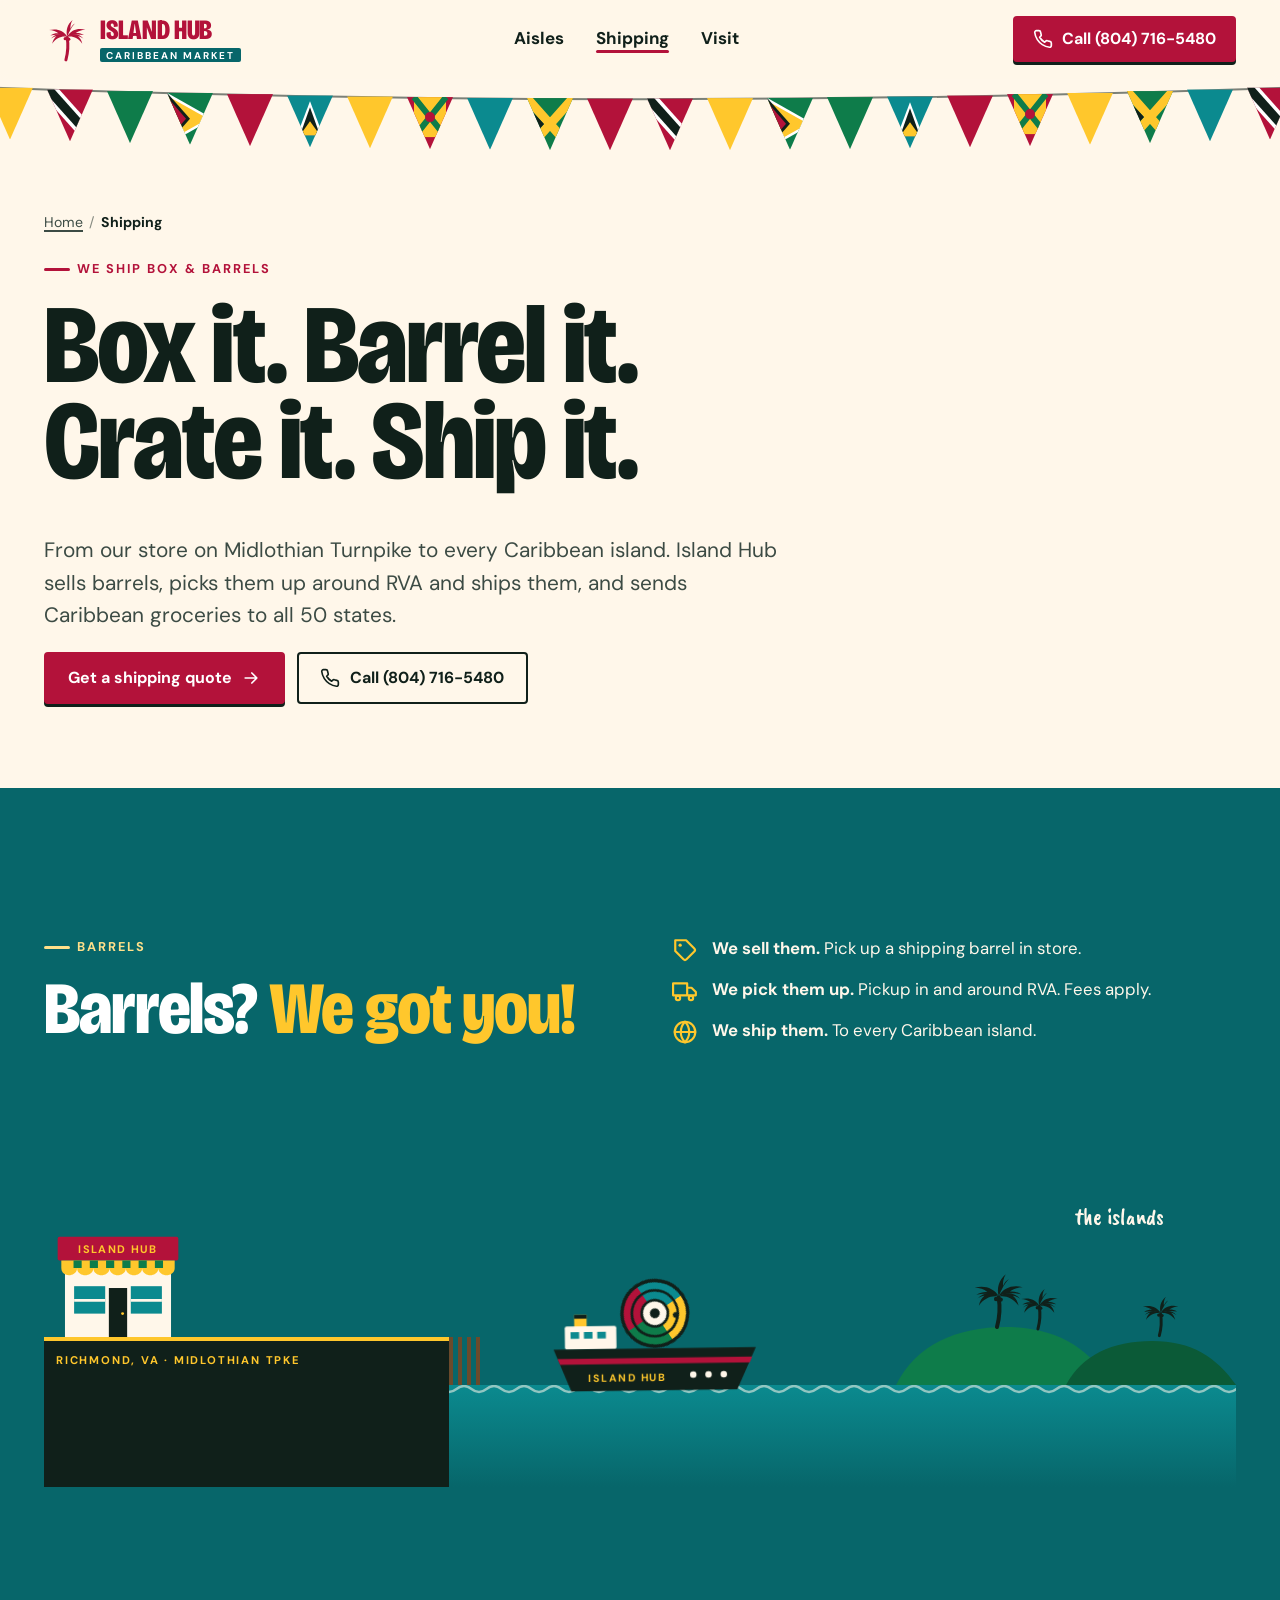
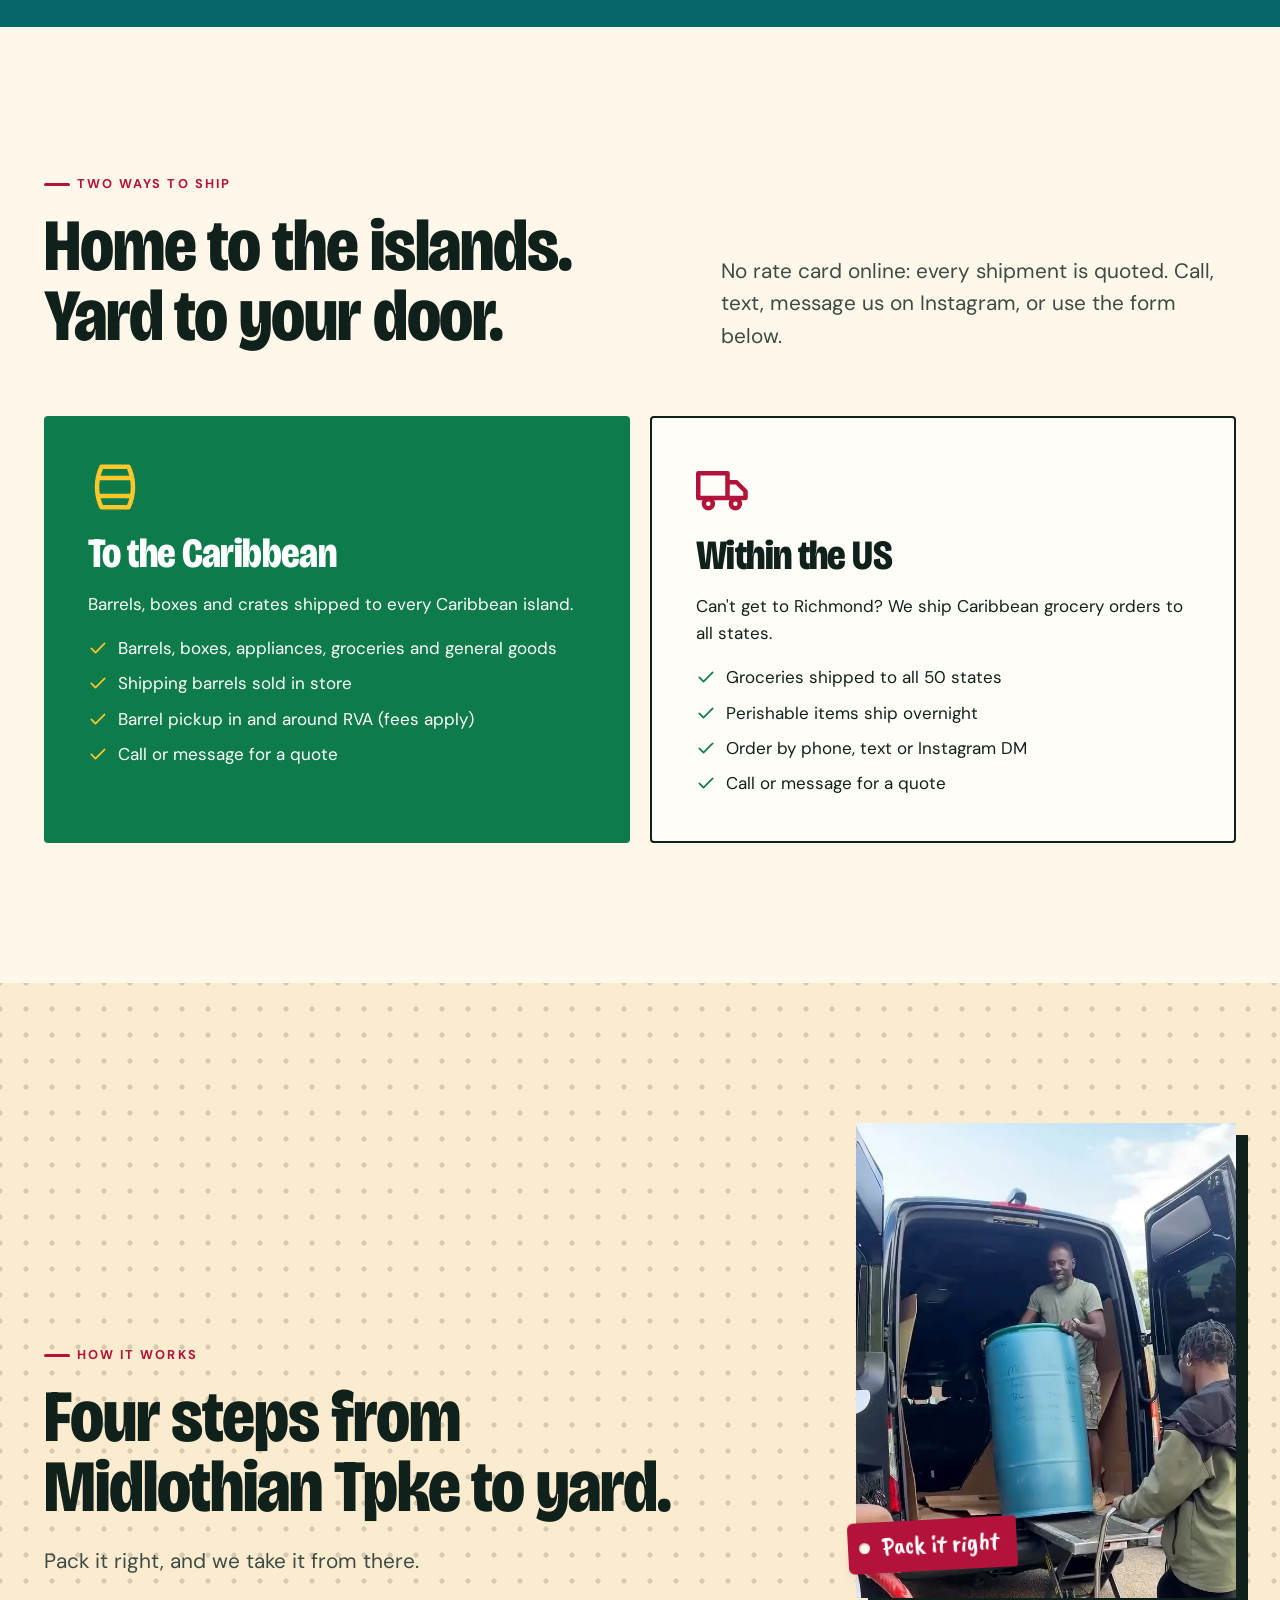
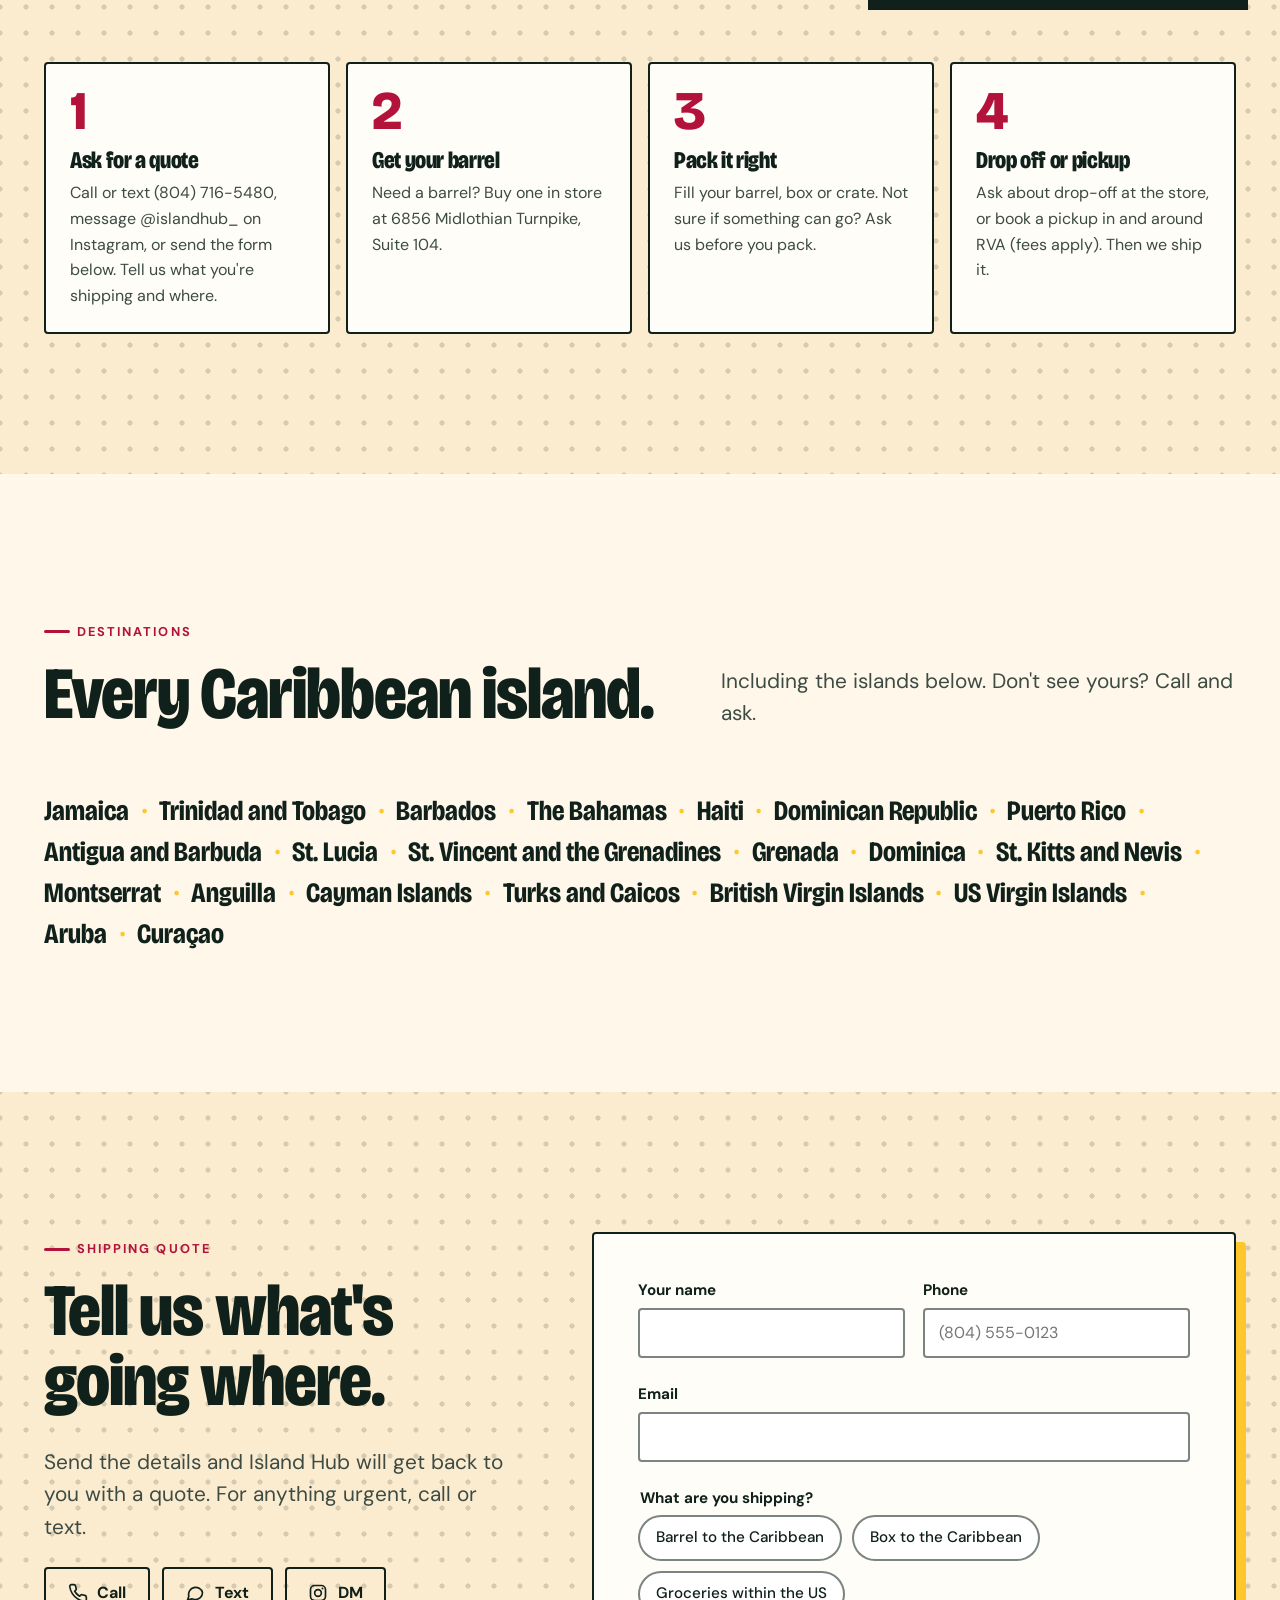
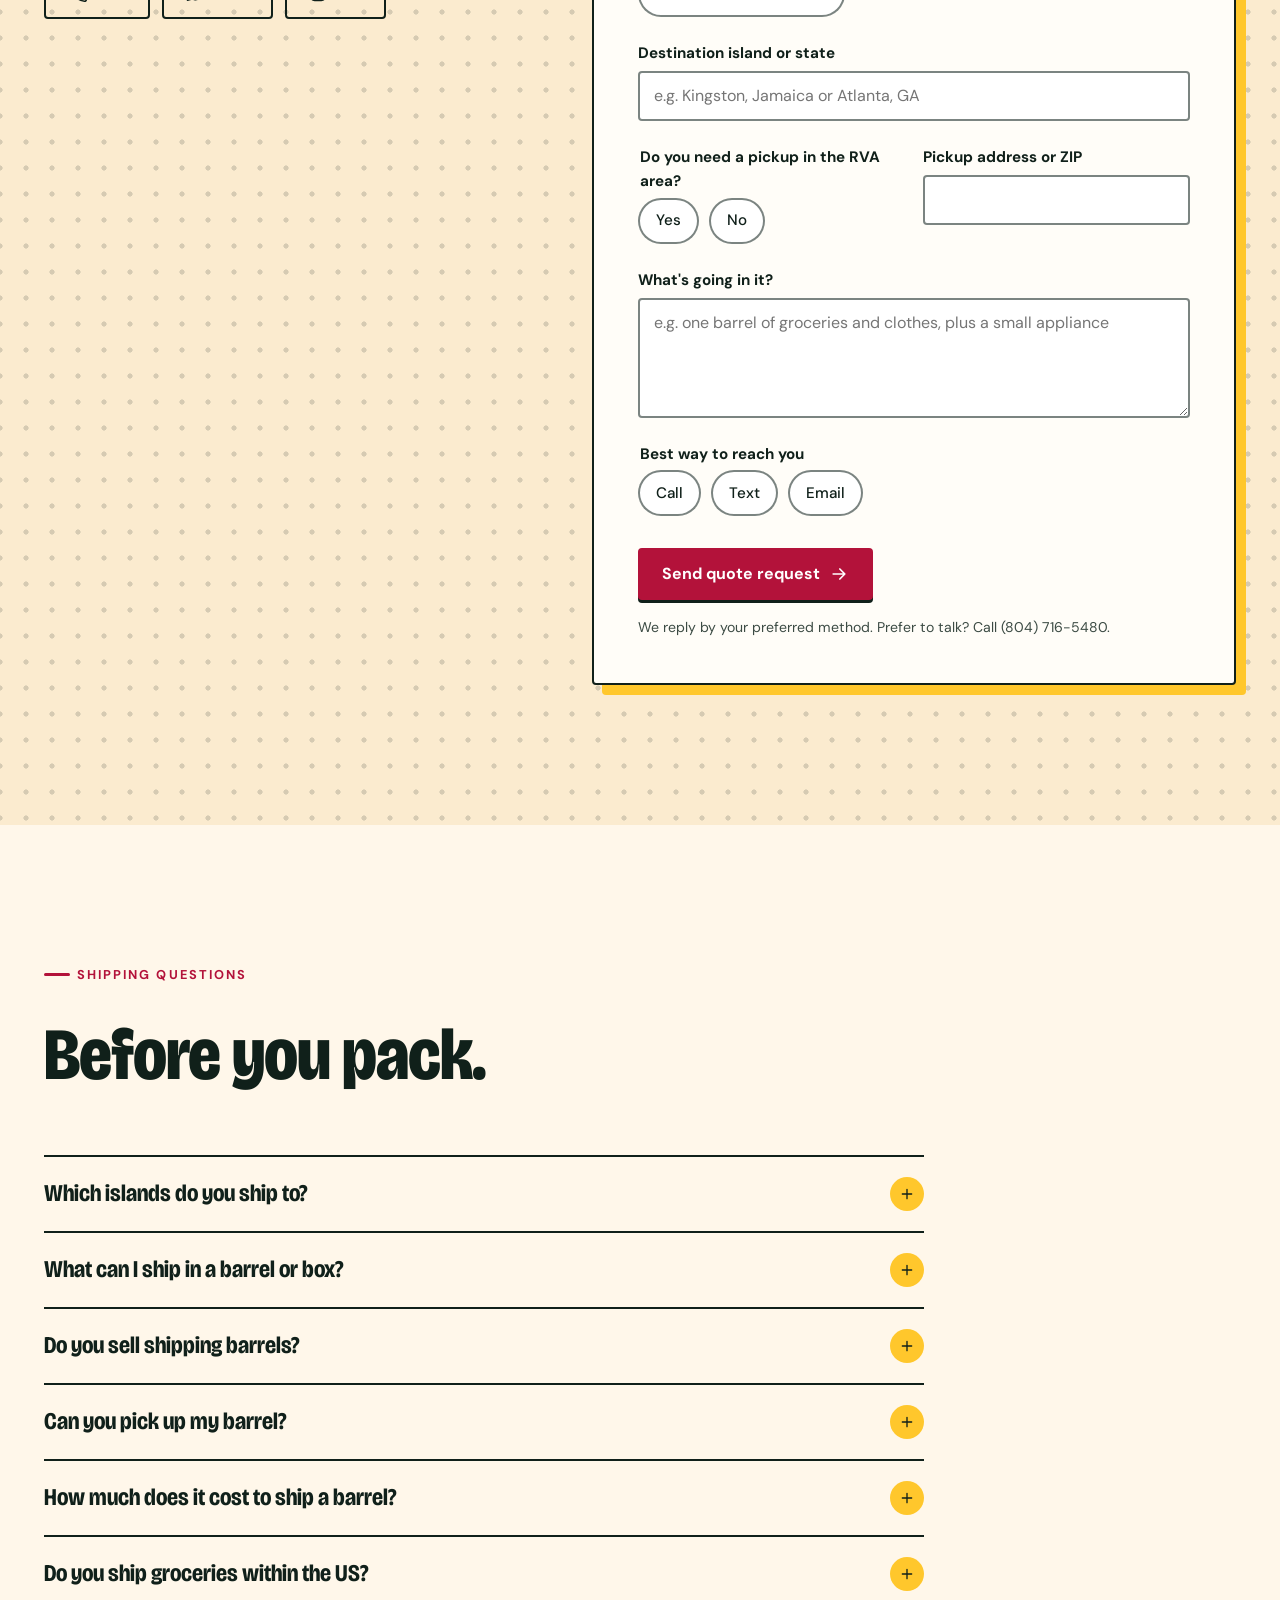
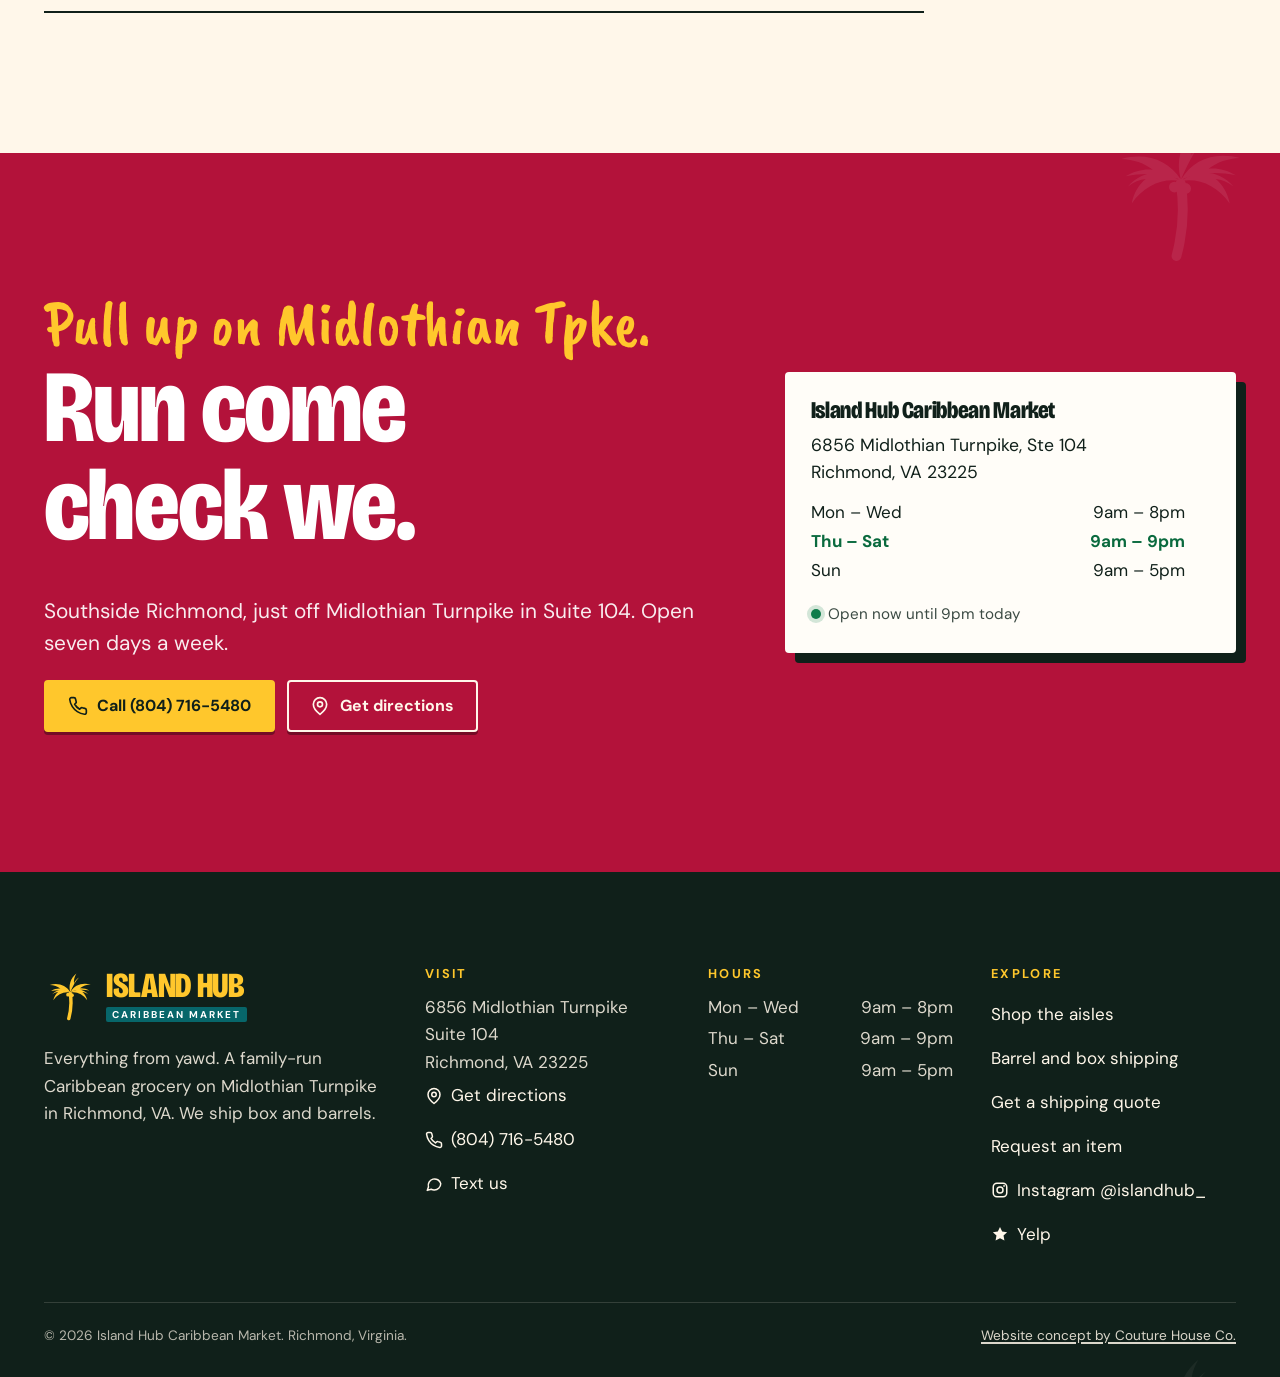
<file: shipping.html>
<!doctype html>
<html lang="en">
<head>
<meta charset="utf-8">
<meta name="viewport" content="width=device-width, initial-scale=1, viewport-fit=cover">
<title>Barrel & Box Shipping to the Caribbean | Richmond, VA</title>
<meta name="description" content="Island Hub ships barrels, boxes and crates to every Caribbean island from Richmond, VA. Barrels sold in store, pickup around RVA, groceries to all states.">
<link rel="canonical" href="https://island-hub-caribbean-market.netlify.app/shipping.html">
<meta name="theme-color" content="#B3123A">
<meta name="robots" content="index, follow, max-image-preview:large">
<meta property="og:type" content="website">
<meta property="og:site_name" content="Island Hub Caribbean Market">
<meta property="og:title" content="Barrel & Box Shipping to the Caribbean | Richmond, VA">
<meta property="og:description" content="Island Hub ships barrels, boxes and crates to every Caribbean island from Richmond, VA. Barrels sold in store, pickup around RVA, groceries to all states.">
<meta property="og:url" content="https://island-hub-caribbean-market.netlify.app/shipping.html">
<meta property="og:image" content="https://island-hub-caribbean-market.netlify.app/assets/img/og.jpg">
<meta property="og:image:width" content="1200">
<meta property="og:image:height" content="630">
<meta property="og:image:alt" content="Island Hub Caribbean Market logo beside a pile of fresh sorrel, with the words Everything from yawd">
<meta property="og:locale" content="en_US">
<meta name="twitter:card" content="summary_large_image">
<meta name="twitter:title" content="Barrel & Box Shipping to the Caribbean | Richmond, VA">
<meta name="twitter:description" content="Island Hub ships barrels, boxes and crates to every Caribbean island from Richmond, VA. Barrels sold in store, pickup around RVA, groceries to all states.">
<meta name="twitter:image" content="https://island-hub-caribbean-market.netlify.app/assets/img/og.jpg">
<meta name="geo.region" content="US-VA">
<meta name="geo.placename" content="Richmond">
<link rel="icon" href="assets/img/favicon.svg" type="image/svg+xml">
<link rel="icon" href="assets/img/favicon-32.png" sizes="32x32" type="image/png">
<link rel="apple-touch-icon" href="assets/img/apple-touch-icon.png">
<link rel="manifest" href="site.webmanifest">
<link rel="preload" href="assets/fonts/bricolage-grotesque-display-var.woff2" as="font" type="font/woff2" crossorigin>
<link rel="preload" href="assets/fonts/dm-sans-latin-400-normal.woff2" as="font" type="font/woff2" crossorigin>
<link rel="stylesheet" href="assets/css/fonts.css?v=20260930b">
<link rel="stylesheet" href="assets/css/site.css?v=20260930b">
<script>document.documentElement.classList.add("js")</script>
<script src="assets/js/site.js" defer></script>
<script type="application/ld+json">{"@context": "https://schema.org", "@type": "GroceryStore", "@id": "https://island-hub-caribbean-market.netlify.app/#store", "name": "Island Hub Caribbean Market", "slogan": "Everything from yawd", "description": "Family-run Caribbean grocery on Midlothian Turnpike in Richmond, VA. Jamaican at heart with foods from across the Caribbean, plus barrel, box and crate shipping to every Caribbean island and grocery shipping to all US states.", "url": "https://island-hub-caribbean-market.netlify.app/", "logo": "https://island-hub-caribbean-market.netlify.app/assets/img/icon-512.png", "image": ["https://island-hub-caribbean-market.netlify.app/assets/img/og.jpg", "https://island-hub-caribbean-market.netlify.app/assets/img/sorrel-fresh.webp", "https://island-hub-caribbean-market.netlify.app/assets/img/store-aisle-flags.webp"], "telephone": "+1-804-716-5480", "address": {"@type": "PostalAddress", "streetAddress": "6856 Midlothian Turnpike, Ste 104", "addressLocality": "Richmond", "addressRegion": "VA", "postalCode": "23225", "addressCountry": "US"}, "hasMap": "https://www.google.com/maps/search/?api=1&query=Island+Hub+Caribbean+Market%2C+6856+Midlothian+Turnpike+Ste+104%2C+Richmond%2C+VA+23225", "openingHoursSpecification": [{"@type": "OpeningHoursSpecification", "dayOfWeek": ["Monday", "Tuesday", "Wednesday"], "opens": "09:00", "closes": "20:00"}, {"@type": "OpeningHoursSpecification", "dayOfWeek": ["Thursday", "Friday", "Saturday"], "opens": "09:00", "closes": "21:00"}, {"@type": "OpeningHoursSpecification", "dayOfWeek": "Sunday", "opens": "09:00", "closes": "17:00"}], "sameAs": ["https://www.instagram.com/islandhub_/", "https://www.yelp.com/biz/island-hub-caribbean-market-richmond"], "areaServed": [{"@type": "City", "name": "Richmond, VA"}, {"@type": "Country", "name": "United States"}, {"@type": "Place", "name": "Caribbean"}], "foundingDate": "2023-05", "founder": [{"@type": "Person", "name": "Carlton Chambers"}, {"@type": "Person", "name": "Tracy"}], "knowsAbout": ["Jamaican groceries", "Caribbean groceries", "Bush teas and spices", "Jamaican patties and bakery", "Caribbean barrel shipping"], "hasOfferCatalog": {"@type": "OfferCatalog", "name": "Shipping and barrel services", "itemListElement": [{"@type": "Offer", "itemOffered": {"@type": "Service", "name": "Barrel, box and crate shipping to the Caribbean", "description": "Barrels, boxes and crates shipped to every Caribbean island: barrels, boxes, appliances, groceries and general goods. Call or message for a quote.", "areaServed": {"@type": "Place", "name": "Caribbean"}}}, {"@type": "Offer", "itemOffered": {"@type": "Product", "name": "Shipping barrels", "description": "Shipping barrels sold in store."}}, {"@type": "Offer", "itemOffered": {"@type": "Service", "name": "Barrel pickup", "description": "Barrel pickup in and around Richmond, VA. Fees apply.", "areaServed": {"@type": "City", "name": "Richmond, VA"}}}, {"@type": "Offer", "itemOffered": {"@type": "Service", "name": "Caribbean grocery shipping within the US", "description": "Grocery orders shipped to all US states. Perishable items ship overnight.", "areaServed": {"@type": "Country", "name": "United States"}}}]}}</script>
<script type="application/ld+json">{"@context": "https://schema.org", "@type": "BreadcrumbList", "itemListElement": [{"@type": "ListItem", "position": 1, "name": "Home", "item": "https://island-hub-caribbean-market.netlify.app/"}, {"@type": "ListItem", "position": 2, "name": "Barrel and box shipping", "item": "https://island-hub-caribbean-market.netlify.app/shipping.html"}]}</script>
<script type="application/ld+json">{"@context": "https://schema.org", "@type": "FAQPage", "mainEntity": [{"@type": "Question", "name": "Which islands do you ship to?", "acceptedAnswer": {"@type": "Answer", "text": "We ship to every Caribbean island. If you are not sure about your destination, call or text (804) 716-5480 and ask."}}, {"@type": "Question", "name": "What can I ship in a barrel or box?", "acceptedAnswer": {"@type": "Answer", "text": "Barrels, boxes and crates can carry household goods, appliances, groceries and general items. Ask us before you pack if you are unsure about an item."}}, {"@type": "Question", "name": "Do you sell shipping barrels?", "acceptedAnswer": {"@type": "Answer", "text": "Yes. Barrels are sold in store at 6856 Midlothian Turnpike, Suite 104."}}, {"@type": "Question", "name": "Can you pick up my barrel?", "acceptedAnswer": {"@type": "Answer", "text": "Yes. We pick up barrels in and around Richmond, VA. Pickup fees apply, so ask for the price when you request your quote."}}, {"@type": "Question", "name": "How much does it cost to ship a barrel?", "acceptedAnswer": {"@type": "Answer", "text": "Rates are quoted per shipment. Call or message us, or use the quote form on this page, and we will get back to you with a price."}}, {"@type": "Question", "name": "Do you ship groceries within the US?", "acceptedAnswer": {"@type": "Answer", "text": "Yes, to all states. Perishable items ship overnight."}}]}</script>
</head>
<body>
<svg xmlns="http://www.w3.org/2000/svg" style="display:none" aria-hidden="true"><symbol id="i-phone" viewBox="0 0 24 24"><path fill="none" stroke="currentColor" stroke-width="2" stroke-linecap="round" stroke-linejoin="round" d="M22 16.9v3a2 2 0 0 1-2.2 2 19.8 19.8 0 0 1-8.6-3.1 19.5 19.5 0 0 1-6-6A19.8 19.8 0 0 1 2.1 4.2 2 2 0 0 1 4.1 2h3a2 2 0 0 1 2 1.7c.1.9.4 1.9.7 2.8a2 2 0 0 1-.5 2.1L8 9.9a16 16 0 0 0 6 6l1.3-1.3a2 2 0 0 1 2.1-.4c.9.3 1.8.6 2.8.7a2 2 0 0 1 1.7 2z"/></symbol><symbol id="i-pin" viewBox="0 0 24 24"><path fill="none" stroke="currentColor" stroke-width="2" stroke-linecap="round" stroke-linejoin="round" d="M20 10c0 6-8 12-8 12s-8-6-8-12a8 8 0 0 1 16 0z"/><circle fill="none" stroke="currentColor" stroke-width="2" stroke-linecap="round" stroke-linejoin="round" cx="12" cy="10" r="3"/></symbol><symbol id="i-clock" viewBox="0 0 24 24"><circle fill="none" stroke="currentColor" stroke-width="2" stroke-linecap="round" stroke-linejoin="round" cx="12" cy="12" r="9.5"/><path fill="none" stroke="currentColor" stroke-width="2" stroke-linecap="round" stroke-linejoin="round" d="M12 6.5V12l3.5 2"/></symbol><symbol id="i-arrow" viewBox="0 0 24 24"><path fill="none" stroke="currentColor" stroke-width="2" stroke-linecap="round" stroke-linejoin="round" d="M5 12h14M13 6l6 6-6 6"/></symbol><symbol id="i-chat" viewBox="0 0 24 24"><path fill="none" stroke="currentColor" stroke-width="2" stroke-linecap="round" stroke-linejoin="round" d="M21 11.5a8.4 8.4 0 0 1-9 8.4 8.8 8.8 0 0 1-3.8-.9L3 20.5l1.6-4.6A8.4 8.4 0 1 1 21 11.5z"/></symbol><symbol id="i-ig" viewBox="0 0 24 24"><rect fill="none" stroke="currentColor" stroke-width="2" stroke-linecap="round" stroke-linejoin="round" x="3" y="3" width="18" height="18" rx="5"/><circle fill="none" stroke="currentColor" stroke-width="2" stroke-linecap="round" stroke-linejoin="round" cx="12" cy="12" r="4"/><circle cx="17.4" cy="6.6" r="1.2" fill="currentColor"/></symbol><symbol id="i-star" viewBox="0 0 24 24"><path fill="currentColor" d="M12 2.6l2.9 6 6.6.9-4.8 4.6 1.2 6.5L12 17.5l-5.9 3.1 1.2-6.5L2.5 9.5l6.6-.9z"/></symbol><symbol id="i-box" viewBox="0 0 24 24"><path fill="none" stroke="currentColor" stroke-width="2" stroke-linecap="round" stroke-linejoin="round" d="M21 8l-9-5-9 5v8l9 5 9-5z"/><path fill="none" stroke="currentColor" stroke-width="2" stroke-linecap="round" stroke-linejoin="round" d="M3 8l9 5 9-5M12 13v8M7.5 5.5l9 5"/></symbol><symbol id="i-barrel" viewBox="0 0 24 24"><path fill="none" stroke="currentColor" stroke-width="2" stroke-linecap="round" stroke-linejoin="round" d="M6 3h12c1.3 2.8 2 5.8 2 9s-.7 6.2-2 9H6c-1.3-2.8-2-5.8-2-9s.7-6.2 2-9z"/><path fill="none" stroke="currentColor" stroke-width="2" stroke-linecap="round" stroke-linejoin="round" d="M4.6 8h14.8M4.6 16h14.8"/></symbol><symbol id="i-truck" viewBox="0 0 24 24"><path fill="none" stroke="currentColor" stroke-width="2" stroke-linecap="round" stroke-linejoin="round" d="M1 5h13v11H1zM14 9h4l4 4v3h-8z"/><circle fill="none" stroke="currentColor" stroke-width="2" stroke-linecap="round" stroke-linejoin="round" cx="5.5" cy="18.5" r="2"/><circle fill="none" stroke="currentColor" stroke-width="2" stroke-linecap="round" stroke-linejoin="round" cx="17.5" cy="18.5" r="2"/></symbol><symbol id="i-check" viewBox="0 0 24 24"><path fill="none" stroke="currentColor" stroke-width="2" stroke-linecap="round" stroke-linejoin="round" d="M4 12.5l5 5L20 6.5"/></symbol><symbol id="i-plus" viewBox="0 0 24 24"><path fill="none" stroke="currentColor" stroke-width="2" stroke-linecap="round" stroke-linejoin="round" stroke-width="2.6" d="M12 5v14M5 12h14"/></symbol><symbol id="i-menu" viewBox="0 0 24 24"><path fill="none" stroke="currentColor" stroke-width="2" stroke-linecap="round" stroke-linejoin="round" d="M3 6h18M3 12h18M3 18h18"/></symbol><symbol id="i-close" viewBox="0 0 24 24"><path fill="none" stroke="currentColor" stroke-width="2" stroke-linecap="round" stroke-linejoin="round" d="M6 6l12 12M18 6L6 18"/></symbol><symbol id="i-ext" viewBox="0 0 24 24"><path fill="none" stroke="currentColor" stroke-width="2" stroke-linecap="round" stroke-linejoin="round" d="M14 4h6v6M20 4l-9 9M18 14v5a1 1 0 0 1-1 1H5a1 1 0 0 1-1-1V7a1 1 0 0 1 1-1h5"/></symbol><symbol id="i-calendar" viewBox="0 0 24 24"><rect fill="none" stroke="currentColor" stroke-width="2" stroke-linecap="round" stroke-linejoin="round" x="3" y="4.5" width="18" height="16" rx="2"/><path fill="none" stroke="currentColor" stroke-width="2" stroke-linecap="round" stroke-linejoin="round" d="M3 9.5h18M8 2.5v4M16 2.5v4"/></symbol><symbol id="i-globe" viewBox="0 0 24 24"><circle fill="none" stroke="currentColor" stroke-width="2" stroke-linecap="round" stroke-linejoin="round" cx="12" cy="12" r="9.5"/><path fill="none" stroke="currentColor" stroke-width="2" stroke-linecap="round" stroke-linejoin="round" d="M2.5 12h19M12 2.5c2.6 2.8 3.9 6 3.9 9.5s-1.3 6.7-3.9 9.5c-2.6-2.8-3.9-6-3.9-9.5S9.4 5.3 12 2.5z"/></symbol><symbol id="i-basket" viewBox="0 0 24 24"><path fill="none" stroke="currentColor" stroke-width="2" stroke-linecap="round" stroke-linejoin="round" d="M3 9h18l-2 11H5z"/><path fill="none" stroke="currentColor" stroke-width="2" stroke-linecap="round" stroke-linejoin="round" d="M8 9l4-6 4 6M9 13v4M15 13v4M12 13v4"/></symbol><symbol id="i-snow" viewBox="0 0 24 24"><path fill="none" stroke="currentColor" stroke-width="2" stroke-linecap="round" stroke-linejoin="round" d="M12 2v20M4.2 6.5l15.6 9M4.2 17.5l15.6-9M9 3.5l3 2.5 3-2.5M9 20.5l3-2.5 3 2.5"/></symbol><symbol id="i-home" viewBox="0 0 24 24"><path fill="none" stroke="currentColor" stroke-width="2" stroke-linecap="round" stroke-linejoin="round" d="M3 11l9-7 9 7v9a1 1 0 0 1-1 1h-5v-6H9v6H4a1 1 0 0 1-1-1z"/></symbol><symbol id="i-tag" viewBox="0 0 24 24"><path fill="none" stroke="currentColor" stroke-width="2" stroke-linecap="round" stroke-linejoin="round" d="M20.6 13.4l-7.2 7.2a2 2 0 0 1-2.8 0L3 13V3h10l7.6 7.6a2 2 0 0 1 0 2.8z"/><circle cx="7.5" cy="7.5" r="1.5" fill="currentColor"/></symbol><symbol id="i-palm" viewBox="0 0 64 64"><path d="M30.5 61c2.6-9.6 3.6-19.8 1.8-31" fill="none" stroke="currentColor" stroke-width="4.2" stroke-linecap="round"/><g fill="currentColor"><path d="M32.4 28.5C27 20 17.6 16.8 7 19.6c5.2.2 9.8 1.8 13.4 4.6-3.6-.4-7.6.4-11.6 2.8 8.6-1.8 16.4-1 23.6 1.5z"/><path d="M32.4 28.5C37.6 19.6 47 16.4 57.6 19.2c-5.2.2-9.8 1.8-13.4 4.6 3.6-.4 7.6.4 11.6 2.8-8.6-1.8-16.4-1-23.4 1.9z"/><path d="M32 29c-7.4-1.4-15.4 2-20.6 9.6 1-4.8 3.2-8.2 6-10.4-2.6.2-5.2 1.4-7.6 3.2C15.6 24.6 24.6 23.6 32 29z"/><path d="M32.6 29c7.4-1.4 15.4 2 20.6 9.6-1-4.8-3.2-8.2-6-10.4 2.6.2 5.2 1.4 7.6 3.2C49 24.6 40 23.6 32.6 29z"/><path d="M32.4 28.4C30 20.4 32.4 11.4 39.8 5.4c-2.6 4.4-3.4 8.6-2.8 12.6 1-3 3-5.6 6-7.4-4.8 5-7.6 11-10.6 17.8z"/><circle cx="29.6" cy="31.6" r="2.3"/><circle cx="34.4" cy="32.2" r="2.3"/></g></symbol></svg>
<a class="skip-link" href="#main">Skip to content</a>
<header class="site-header">
  <div class="wrap header-inner">
    <a class="brand" href="index.html" aria-label="Island Hub Caribbean Market, home">
      <svg class="brand-palm" aria-hidden="true" focusable="false"><use href="#i-palm"/></svg>
      <span class="brand-text"><span class="brand-name">ISLAND HUB</span><span class="brand-sub">Caribbean Market</span></span>
    </a>
    <nav class="nav" aria-label="Main">
      <ul class="nav-list"><li><a href="aisles.html">Aisles</a></li><li><a href="shipping.html" aria-current="page">Shipping</a></li><li><a href="visit.html">Visit</a></li></ul>
    </nav>
    <a class="btn header-call" href="tel:+18047165480"><svg aria-hidden="true" focusable="false"><use href="#i-phone"/></svg><span>Call (804) 716-5480</span></a>
    <button class="menu-btn" type="button" aria-expanded="false" aria-controls="mobile-menu"><svg class="i-menu" aria-hidden="true" focusable="false"><use href="#i-menu"/></svg><svg class="i-close" aria-hidden="true" focusable="false"><use href="#i-close"/></svg><span class="menu-label">Menu</span></button>
  </div>
</header>
<div class="mobile-menu" id="mobile-menu" hidden>
  <nav aria-label="Mobile">
    <ul><li><a class="mm-link" href="index.html">Home<svg aria-hidden="true" focusable="false"><use href="#i-arrow"/></svg></a></li><li><a class="mm-link" href="aisles.html">Aisles<svg aria-hidden="true" focusable="false"><use href="#i-arrow"/></svg></a></li><li><a class="mm-link" href="shipping.html" aria-current="page">Shipping<svg aria-hidden="true" focusable="false"><use href="#i-arrow"/></svg></a></li><li><a class="mm-link" href="visit.html">Visit<svg aria-hidden="true" focusable="false"><use href="#i-arrow"/></svg></a></li></ul>
  </nav>
  <div class="mm-meta">
    <p><strong>6856 Midlothian Turnpike, Ste 104<br>Richmond, VA 23225</strong></p>
    <p>Mon – Wed 9am – 8pm · Thu – Sat 9am – 9pm · Sun 9am – 5pm</p>
    <p><a href="tel:+18047165480">Call (804) 716-5480</a> · <a href="https://www.instagram.com/islandhub_/" rel="noopener">Instagram @islandhub_</a></p>
  </div>
</div>
<main id="main">
<section class="page-hero" aria-labelledby="page-h">
  <div class="bunting" aria-hidden="true"><div class="bunting-inner"><svg viewBox="0 0 1440 74" preserveAspectRatio="xMidYMin slice"><defs>
<clipPath id="pen"><path d="M0 0h46L23 52z"/></clipPath>
</defs><path d="M0 6 Q720.0 34.6 1440 6" fill="none" stroke="#10201A" stroke-opacity=".55" stroke-width="2"/><g transform="translate(7.0 6.2)"><g class="flag" style="--d:0"><g clip-path="url(#pen)"><rect width="46" height="52" fill="#0E7C4A"/><path d="M0 0L46 52M46 0L0 52" stroke="#FFC72C" stroke-width="9"/><path d="M0 8v36l17-18z" fill="#10201A"/></g></g></g><g transform="translate(67.0 8.4)"><g class="flag" style="--d:1"><g clip-path="url(#pen)"><rect width="46" height="52" fill="#FFC72C"/></g></g></g><g transform="translate(127.0 10.3)"><g class="flag" style="--d:2"><g clip-path="url(#pen)"><rect width="46" height="52" fill="#B3123A"/><path d="M-4 -6L46 50" stroke="#fff" stroke-width="16"/><path d="M-4 -6L46 50" stroke="#10201A" stroke-width="9"/></g></g></g><g transform="translate(187.0 12.1)"><g class="flag" style="--d:3"><g clip-path="url(#pen)"><rect width="46" height="52" fill="#0E7C4A"/></g></g></g><g transform="translate(247.0 13.7)"><g class="flag" style="--d:4"><g clip-path="url(#pen)"><rect width="46" height="52" fill="#0E7C4A"/><path d="M0 0L46 26 0 52z" fill="#fff"/><path d="M0 3L41 26 0 49z" fill="#FFC72C"/><path d="M0 0L23 26 0 52z" fill="#10201A"/><path d="M0 4L19 26 0 48z" fill="#B3123A"/></g></g></g><g transform="translate(307.0 15.1)"><g class="flag" style="--d:5"><g clip-path="url(#pen)"><rect width="46" height="52" fill="#B3123A"/></g></g></g><g transform="translate(367.0 16.3)"><g class="flag" style="--d:6"><g clip-path="url(#pen)"><rect width="46" height="52" fill="#0B8A8F"/><path d="M23 6L36 40H10z" fill="#fff"/><path d="M23 12L33 40H13z" fill="#10201A"/><path d="M23 26L33 40H13z" fill="#FFC72C"/></g></g></g><g transform="translate(427.0 17.3)"><g class="flag" style="--d:7"><g clip-path="url(#pen)"><rect width="46" height="52" fill="#FFC72C"/></g></g></g><g transform="translate(487.0 18.1)"><g class="flag" style="--d:8"><g clip-path="url(#pen)"><rect width="46" height="52" fill="#B3123A"/><rect x="7" y="0" width="32" height="40" fill="#FFC72C"/><path d="M7 0L39 40M39 0L7 40" stroke="#0E7C4A" stroke-width="6"/><circle cx="23" cy="20" r="5" fill="#B3123A"/></g></g></g><g transform="translate(547.0 18.7)"><g class="flag" style="--d:9"><g clip-path="url(#pen)"><rect width="46" height="52" fill="#0B8A8F"/></g></g></g><g transform="translate(607.0 19.1)"><g class="flag" style="--d:10"><g clip-path="url(#pen)"><rect width="46" height="52" fill="#0E7C4A"/><path d="M0 0L46 52M46 0L0 52" stroke="#FFC72C" stroke-width="9"/><path d="M0 8v36l17-18z" fill="#10201A"/></g></g></g><g transform="translate(667.0 19.3)"><g class="flag" style="--d:11"><g clip-path="url(#pen)"><rect width="46" height="52" fill="#B3123A"/></g></g></g><g transform="translate(727.0 19.3)"><g class="flag" style="--d:12"><g clip-path="url(#pen)"><rect width="46" height="52" fill="#B3123A"/><path d="M-4 -6L46 50" stroke="#fff" stroke-width="16"/><path d="M-4 -6L46 50" stroke="#10201A" stroke-width="9"/></g></g></g><g transform="translate(787.0 19.1)"><g class="flag" style="--d:13"><g clip-path="url(#pen)"><rect width="46" height="52" fill="#FFC72C"/></g></g></g><g transform="translate(847.0 18.7)"><g class="flag" style="--d:14"><g clip-path="url(#pen)"><rect width="46" height="52" fill="#0E7C4A"/><path d="M0 0L46 26 0 52z" fill="#fff"/><path d="M0 3L41 26 0 49z" fill="#FFC72C"/><path d="M0 0L23 26 0 52z" fill="#10201A"/><path d="M0 4L19 26 0 48z" fill="#B3123A"/></g></g></g><g transform="translate(907.0 18.1)"><g class="flag" style="--d:15"><g clip-path="url(#pen)"><rect width="46" height="52" fill="#0E7C4A"/></g></g></g><g transform="translate(967.0 17.3)"><g class="flag" style="--d:16"><g clip-path="url(#pen)"><rect width="46" height="52" fill="#0B8A8F"/><path d="M23 6L36 40H10z" fill="#fff"/><path d="M23 12L33 40H13z" fill="#10201A"/><path d="M23 26L33 40H13z" fill="#FFC72C"/></g></g></g><g transform="translate(1027.0 16.3)"><g class="flag" style="--d:17"><g clip-path="url(#pen)"><rect width="46" height="52" fill="#B3123A"/></g></g></g><g transform="translate(1087.0 15.1)"><g class="flag" style="--d:18"><g clip-path="url(#pen)"><rect width="46" height="52" fill="#B3123A"/><rect x="7" y="0" width="32" height="40" fill="#FFC72C"/><path d="M7 0L39 40M39 0L7 40" stroke="#0E7C4A" stroke-width="6"/><circle cx="23" cy="20" r="5" fill="#B3123A"/></g></g></g><g transform="translate(1147.0 13.7)"><g class="flag" style="--d:19"><g clip-path="url(#pen)"><rect width="46" height="52" fill="#FFC72C"/></g></g></g><g transform="translate(1207.0 12.1)"><g class="flag" style="--d:20"><g clip-path="url(#pen)"><rect width="46" height="52" fill="#0E7C4A"/><path d="M0 0L46 52M46 0L0 52" stroke="#FFC72C" stroke-width="9"/><path d="M0 8v36l17-18z" fill="#10201A"/></g></g></g><g transform="translate(1267.0 10.3)"><g class="flag" style="--d:21"><g clip-path="url(#pen)"><rect width="46" height="52" fill="#0B8A8F"/></g></g></g><g transform="translate(1327.0 8.4)"><g class="flag" style="--d:22"><g clip-path="url(#pen)"><rect width="46" height="52" fill="#B3123A"/><path d="M-4 -6L46 50" stroke="#fff" stroke-width="16"/><path d="M-4 -6L46 50" stroke="#10201A" stroke-width="9"/></g></g></g><g transform="translate(1387.0 6.2)"><g class="flag" style="--d:23"><g clip-path="url(#pen)"><rect width="46" height="52" fill="#0E7C4A"/></g></g></g></svg></div></div>
  <div class="wrap">
    <nav class="crumbs" aria-label="Breadcrumb"><ol><li><a href="index.html">Home</a></li><li><span aria-current="page">Shipping</span></li></ol></nav>
    <p class="eyebrow">We ship box &amp; barrels</p>
    <h1 id="page-h">Box it. Barrel it. Crate it. Ship it.</h1>
    <p class="lede">From our store on Midlothian Turnpike to every Caribbean island. Island Hub sells barrels, picks them up around RVA and ships them, and sends Caribbean groceries to all 50 states.</p>
    <div class="btn-row">
      <a class="btn" href="#quote">Get a shipping quote <svg aria-hidden="true" focusable="false"><use href="#i-arrow"/></svg></a>
      <a class="btn btn--ghost" href="tel:+18047165480"><svg aria-hidden="true" focusable="false"><use href="#i-phone"/></svg>Call (804) 716-5480</a>
    </div>
  </div>
</section>

<section class="section ship on-dark" aria-labelledby="bw-h">
  <div class="wrap">
    <div class="ship-grid">
      <div class="reveal">
        <p class="eyebrow">Barrels</p>
        <h2 id="bw-h">Barrels? <span class="hl">We got you!</span></h2>
      </div>
      <div class="reveal" style="--i:1">
        <ul class="ship-points">
          <li><svg aria-hidden="true" focusable="false"><use href="#i-tag"/></svg><span><strong>We sell them.</strong> Pick up a shipping barrel in store.</span></li>
          <li><svg aria-hidden="true" focusable="false"><use href="#i-truck"/></svg><span><strong>We pick them up.</strong> Pickup in and around RVA. Fees apply.</span></li>
          <li><svg aria-hidden="true" focusable="false"><use href="#i-globe"/></svg><span><strong>We ship them.</strong> To every Caribbean island.</span></li>
        </ul>
      </div>
    </div>
    <div class="scene" role="img" aria-label="Illustration: a barrel rolls out of the Richmond store, drops onto a ship and sails across the sea to the islands.">
  <svg class="scene-sky-islands" viewBox="0 0 360 150" aria-hidden="true">
<path d="M20 150c20-40 60-58 110-58s86 22 104 58z" fill="#0E7C4A"/>
<path d="M190 150c16-30 46-44 86-44s64 16 84 44z" fill="#0B5A37"/>
<g transform="translate(92 34) scale(.95)" color="#10201A"><use href="#i-palm" width="64" height="64"/></g>
<g transform="translate(140 50) scale(.72)" color="#10201A"><use href="#i-palm" width="64" height="64"/></g>
<g transform="translate(262 58) scale(.7)" color="#10201A"><use href="#i-palm" width="64" height="64"/></g>
</svg>
  <span class="scene-isl-label" aria-hidden="true">the islands</span>
  <div class="scene-land"><span class="scene-caption" aria-hidden="true">Richmond, VA · Midlothian Tpke</span></div>
  <div class="scene-store"><svg viewBox="0 0 140 112" aria-hidden="true">
<rect x="12" y="34" width="116" height="78" fill="#FFF7EA"/>
<rect x="4" y="2" width="132" height="26" rx="2" fill="#B3123A"/>
<text x="70" y="20" text-anchor="middle" font-family="DM Sans, Arial, sans-serif" font-weight="700" font-size="12" letter-spacing="1.5" fill="#FFC72C">ISLAND HUB</text>
<path d="M8 28h124v8c0 5-4 8-8.9 8s-8.9-3-8.9-8c0 5-4 8-8.9 8s-8.9-3-8.9-8c0 5-4 8-8.9 8s-8.9-3-8.9-8c0 5-4 8-8.9 8s-8.9-3-8.9-8c0 5-4 8-8.9 8s-8.9-3-8.9-8c0 5-4 8-8.9 8s-8.9-3-8.9-8c0 5-4 8-8.9 8S8 41 8 36z" fill="#FFC72C"/>
<path d="M25.8 28v8M43.6 28v8M61.4 28v8M79.2 28v8M97 28v8M114.8 28v8" stroke="#0E7C4A" stroke-width="8.9"/>
<rect x="22" y="56" width="34" height="30" fill="#0B8A8F"/><rect x="22" y="70" width="34" height="3" fill="#FFF7EA"/>
<rect x="84" y="56" width="34" height="30" fill="#0B8A8F"/><rect x="84" y="70" width="34" height="3" fill="#FFF7EA"/>
<rect x="60" y="58" width="20" height="54" fill="#10201A"/><circle cx="75" cy="86" r="1.6" fill="#FFC72C"/>
</svg></div>
  <div class="scene-dock"></div>
  <div class="scene-sea"></div>
  <div class="scene-boat"><svg viewBox="0 0 220 90" aria-hidden="true">
<rect x="26" y="4" width="13" height="16" fill="#FFC72C"/><rect x="26" y="4" width="13" height="4" fill="#10201A"/>
<rect x="16" y="16" width="54" height="24" rx="2" fill="#FFF7EA"/>
<rect x="22" y="22" width="9" height="7" fill="#0B8A8F"/><rect x="36" y="22" width="9" height="7" fill="#0B8A8F"/><rect x="50" y="22" width="9" height="7" fill="#0B8A8F"/>
<path d="M4 40h212l-20 44H22z" fill="#10201A"/>
<path d="M8 50h204l-2.6 6H10.6z" fill="#B3123A"/>
<circle cx="150" cy="68" r="3.4" fill="#FFF7EA"/><circle cx="166" cy="68" r="3.4" fill="#FFF7EA"/><circle cx="182" cy="68" r="3.4" fill="#FFF7EA"/>
<text x="40" y="74" font-family="DM Sans, Arial, sans-serif" font-weight="700" font-size="11" letter-spacing="2" fill="#FFC72C">ISLAND HUB</text>
</svg></div>
  <div class="scene-barrel"><svg viewBox="0 0 64 64" aria-hidden="true">
<circle cx="32" cy="32" r="30" fill="#0B8A8F" stroke="#10201A" stroke-width="3"/>
<path d="M32 2a30 30 0 0 1 30 30H32z" fill="#FFC72C"/>
<path d="M62 32A30 30 0 0 1 32 62V32z" fill="#0E7C4A"/>
<path d="M32 62A30 30 0 0 1 2 32h30z" fill="#B3123A"/>
<circle cx="32" cy="32" r="30" fill="none" stroke="#10201A" stroke-width="3"/>
<circle cx="32" cy="32" r="21" fill="none" stroke="#10201A" stroke-width="2.4"/>
<circle cx="32" cy="32" r="12" fill="#FFF7EA" stroke="#10201A" stroke-width="2.4"/>
<circle cx="32" cy="32" r="4.5" fill="#10201A"/>
<circle cx="44" cy="17" r="2.6" fill="#10201A"/>
</svg></div>
</div>
  </div>
</section>

<section class="section" aria-labelledby="svc-h">
  <div class="wrap">
    <div class="section-head section-head--split">
      <div><p class="eyebrow">Two ways to ship</p><h2 id="svc-h">Home to the islands. Yard to your door.</h2></div>
      <p class="lede">No rate card online: every shipment is quoted. Call, text, message us on Instagram, or use the form below.</p>
    </div>
    <div class="svc-grid">
      <article class="svc svc--carib reveal">
        <svg class="svc-icon" aria-hidden="true" focusable="false"><use href="#i-barrel"/></svg>
        <h3>To the Caribbean</h3>
        <p>Barrels, boxes and crates shipped to every Caribbean island.</p>
        <ul>
          <li><svg aria-hidden="true" focusable="false"><use href="#i-check"/></svg><span>Barrels, boxes, appliances, groceries and general goods</span></li>
          <li><svg aria-hidden="true" focusable="false"><use href="#i-check"/></svg><span>Shipping barrels sold in store</span></li>
          <li><svg aria-hidden="true" focusable="false"><use href="#i-check"/></svg><span>Barrel pickup in and around RVA (fees apply)</span></li>
          <li><svg aria-hidden="true" focusable="false"><use href="#i-check"/></svg><span>Call or message for a quote</span></li>
        </ul>
      </article>
      <article class="svc svc--us reveal" style="--i:1">
        <svg class="svc-icon" aria-hidden="true" focusable="false"><use href="#i-truck"/></svg>
        <h3>Within the US</h3>
        <p>Can't get to Richmond? We ship Caribbean grocery orders to all states.</p>
        <ul>
          <li><svg aria-hidden="true" focusable="false"><use href="#i-check"/></svg><span>Groceries shipped to all 50 states</span></li>
          <li><svg aria-hidden="true" focusable="false"><use href="#i-check"/></svg><span>Perishable items ship overnight</span></li>
          <li><svg aria-hidden="true" focusable="false"><use href="#i-check"/></svg><span>Order by phone, text or Instagram DM</span></li>
          <li><svg aria-hidden="true" focusable="false"><use href="#i-check"/></svg><span>Call or message for a quote</span></li>
        </ul>
      </article>
    </div>
  </div>
</section>

<section class="section pegboard" aria-labelledby="how-h">
  <div class="wrap">
    <div class="how-head">
      <div><p class="eyebrow">How it works</p><h2 id="how-h">Four steps from Midlothian Tpke to yard.</h2><p class="lede">Pack it right, and we take it from there.</p></div>
      <figure class="how-photo reveal"><img src="assets/img/barrel-loading-van.webp" width="720" height="940" alt="A blue shipping barrel being loaded into a van on a lift outside the store" loading="lazy" decoding="async"><figcaption class="tag tag--red swing" style="--tilt:-3deg">Pack it right</figcaption></figure>
    </div>
    <ol class="steps">
      <li class="step reveal" style="--i:0"><span class="step-num" aria-hidden="true">1</span><h3>Ask for a quote</h3><p>Call or text (804) 716-5480, message @islandhub_ on Instagram, or send the form below. Tell us what you're shipping and where.</p></li>
      <li class="step reveal" style="--i:1"><span class="step-num" aria-hidden="true">2</span><h3>Get your barrel</h3><p>Need a barrel? Buy one in store at 6856 Midlothian Turnpike, Suite 104.</p></li>
      <li class="step reveal" style="--i:2"><span class="step-num" aria-hidden="true">3</span><h3>Pack it right</h3><p>Fill your barrel, box or crate. Not sure if something can go? Ask us before you pack.</p></li>
      <li class="step reveal" style="--i:3"><span class="step-num" aria-hidden="true">4</span><h3>Drop off or pickup</h3><p>Ask about drop-off at the store, or book a pickup in and around RVA (fees apply). Then we ship it.</p></li>
    </ol>
  </div>
</section>

<section class="section" aria-labelledby="isl-h">
  <div class="wrap">
    <div class="section-head section-head--split">
      <div><p class="eyebrow">Destinations</p><h2 id="isl-h">Every Caribbean island.</h2></div>
      <p class="lede">Including the islands below. Don't see yours? Call and ask.</p>
    </div>
    <ul class="islands reveal"><li>Jamaica</li><li>Trinidad and Tobago</li><li>Barbados</li><li>The Bahamas</li><li>Haiti</li><li>Dominican Republic</li><li>Puerto Rico</li><li>Antigua and Barbuda</li><li>St. Lucia</li><li>St. Vincent and the Grenadines</li><li>Grenada</li><li>Dominica</li><li>St. Kitts and Nevis</li><li>Montserrat</li><li>Anguilla</li><li>Cayman Islands</li><li>Turks and Caicos</li><li>British Virgin Islands</li><li>US Virgin Islands</li><li>Aruba</li><li>Curaçao</li></ul>
  </div>
</section>

<section class="section pegboard" id="quote" aria-labelledby="quote-h">
  <div class="wrap facts-grid">
    <div>
      <p class="eyebrow">Shipping quote</p>
      <h2 id="quote-h">Tell us what's going where.</h2>
      <p class="lede">Send the details and Island Hub will get back to you with a quote. For anything urgent, call or text.</p>
      <div class="btn-row" style="margin-top:24px">
        <a class="btn btn--ghost" href="tel:+18047165480"><svg aria-hidden="true" focusable="false"><use href="#i-phone"/></svg>Call</a>
        <a class="btn btn--ghost" href="sms:+18047165480"><svg aria-hidden="true" focusable="false"><use href="#i-chat"/></svg>Text</a>
        <a class="btn btn--ghost" href="https://ig.me/m/islandhub_" rel="noopener"><svg aria-hidden="true" focusable="false"><use href="#i-ig"/></svg>DM</a>
      </div>
    </div>
    <div class="form-wrap"><form class="form-grid" name="shipping-quote" method="POST" action="/shipping.html" data-netlify="true" netlify-honeypot="bot-field" data-success="quote-success" data-need-contact>
  <input type="hidden" name="form-name" value="shipping-quote">
  <p class="hp"><label>Leave this empty: <input name="bot-field" tabindex="-1" autocomplete="off"></label></p>
  <div class="field"><label for="name">Your name</label><input id="name" name="name" type="text" data-validate="required" data-msg="Please tell us your name." autocomplete="name" aria-required="true"><span class="err" aria-live="polite"></span></div>
  <div class="field"><label for="phone">Phone</label><input id="phone" name="phone" type="tel" data-validate="phone" autocomplete="tel" placeholder="(804) 555-0123"><span class="err" aria-live="polite"></span></div>
  <div class="field full"><label for="email">Email</label><input id="email" name="email" type="email" data-validate="email" autocomplete="email"><span class="err" aria-live="polite"></span></div>
  <div class="field full" data-validate-group data-msg="Choose what you are shipping."><fieldset><legend>What are you shipping?</legend><div class="choices"><label class="choice"><input type="radio" name="shipping-type" value="Barrel to the Caribbean"><span>Barrel to the Caribbean</span></label><label class="choice"><input type="radio" name="shipping-type" value="Box to the Caribbean"><span>Box to the Caribbean</span></label><label class="choice"><input type="radio" name="shipping-type" value="Groceries within the US"><span>Groceries within the US</span></label></div></fieldset><span class="err" aria-live="polite"></span></div>
  <div class="field full"><label for="destination">Destination island or state</label><input id="destination" name="destination" type="text" data-validate="required" data-msg="Tell us where it is going." aria-required="true" placeholder="e.g. Kingston, Jamaica or Atlanta, GA"><span class="err" aria-live="polite"></span></div>
  <div class="field" data-validate-group data-msg="Choose yes or no."><fieldset><legend>Do you need a pickup in the RVA area?</legend><div class="choices"><label class="choice"><input type="radio" name="pickup" value="Yes"><span>Yes</span></label><label class="choice"><input type="radio" name="pickup" value="No"><span>No</span></label></div></fieldset><span class="err" aria-live="polite"></span></div>
  <div class="field"><label for="pickup-address">Pickup address or ZIP</label><input id="pickup-address" name="pickup-address" type="text" autocomplete="street-address"><span class="err" aria-live="polite"></span></div>
  <div class="field full"><label for="items">What's going in it?</label><textarea id="items" name="items" data-validate="required" data-msg="Give us a short description of the items." aria-required="true" placeholder="e.g. one barrel of groceries and clothes, plus a small appliance"></textarea><span class="err" aria-live="polite"></span></div>
  <div class="field full" data-validate-group data-msg="Choose how we should contact you."><fieldset><legend>Best way to reach you</legend><div class="choices"><label class="choice"><input type="radio" name="contact-method" value="Call"><span>Call</span></label><label class="choice"><input type="radio" name="contact-method" value="Text"><span>Text</span></label><label class="choice"><input type="radio" name="contact-method" value="Email"><span>Email</span></label></div></fieldset><span class="err" aria-live="polite"></span></div>
  <div class="form-actions full">
    <button class="btn" type="submit">Send quote request <svg aria-hidden="true" focusable="false"><use href="#i-arrow"/></svg></button>
    <p class="form-fine" data-form-status aria-live="polite">We reply by your preferred method. Prefer to talk? Call (804) 716-5480.</p>
  </div>
</form>
<div class="form-success" id="quote-success" role="status">
  <h3>Request received.</h3>
  <p>Thanks. Island Hub will reach out with your shipping quote. Need it sooner? Call or text <a href="tel:+18047165480">(804) 716-5480</a>.</p>
</div></div>
  </div>
</section>

<section class="section" aria-labelledby="faq-h">
  <div class="wrap">
    <div class="section-head"><p class="eyebrow">Shipping questions</p><h2 id="faq-h">Before you pack.</h2></div>
    <div class="faq"><details><summary>Which islands do you ship to?<span class="pm"><svg aria-hidden="true" focusable="false"><use href="#i-plus"/></svg></span></summary><div class="answer"><p>We ship to every Caribbean island. If you are not sure about your destination, call or text (804) 716-5480 and ask.</p></div></details><details><summary>What can I ship in a barrel or box?<span class="pm"><svg aria-hidden="true" focusable="false"><use href="#i-plus"/></svg></span></summary><div class="answer"><p>Barrels, boxes and crates can carry household goods, appliances, groceries and general items. Ask us before you pack if you are unsure about an item.</p></div></details><details><summary>Do you sell shipping barrels?<span class="pm"><svg aria-hidden="true" focusable="false"><use href="#i-plus"/></svg></span></summary><div class="answer"><p>Yes. Barrels are sold in store at 6856 Midlothian Turnpike, Suite 104.</p></div></details><details><summary>Can you pick up my barrel?<span class="pm"><svg aria-hidden="true" focusable="false"><use href="#i-plus"/></svg></span></summary><div class="answer"><p>Yes. We pick up barrels in and around Richmond, VA. Pickup fees apply, so ask for the price when you request your quote.</p></div></details><details><summary>How much does it cost to ship a barrel?<span class="pm"><svg aria-hidden="true" focusable="false"><use href="#i-plus"/></svg></span></summary><div class="answer"><p>Rates are quoted per shipment. Call or message us, or use the quote form on this page, and we will get back to you with a price.</p></div></details><details><summary>Do you ship groceries within the US?<span class="pm"><svg aria-hidden="true" focusable="false"><use href="#i-plus"/></svg></span></summary><div class="answer"><p>Yes, to all states. Perishable items ship overnight.</p></div></details></div>
  </div>
</section>
<section class="visit-cta section on-dark" aria-labelledby="visit-cta-h">
  <svg class="visit-palm" aria-hidden="true" focusable="false"><use href="#i-palm"/></svg>
  <div class="wrap visit-cta-grid">
    <div class="reveal">
      <h2 id="visit-cta-h"><span class="hand">Pull up on Midlothian Tpke.</span>Run come check we.</h2>
      <p class="lede">Southside Richmond, just off Midlothian Turnpike in Suite 104. Open seven days a week.</p>
      <div class="btn-row">
        <a class="btn btn--yellow" href="tel:+18047165480"><svg aria-hidden="true" focusable="false"><use href="#i-phone"/></svg>Call (804) 716-5480</a>
        <a class="btn btn--ghost-light" href="https://www.google.com/maps/search/?api=1&query=Island+Hub+Caribbean+Market%2C+6856+Midlothian+Turnpike+Ste+104%2C+Richmond%2C+VA+23225" rel="noopener"><svg aria-hidden="true" focusable="false"><use href="#i-pin"/></svg>Get directions</a>
      </div>
    </div>
    <div class="visit-card reveal" style="--i:1">
      <h3>Island Hub Caribbean Market</h3>
      <address>6856 Midlothian Turnpike, Ste 104<br>Richmond, VA 23225</address>
      <ul class="hours-mini"><li data-day="1,2,3"><span>Mon – Wed</span><span>9am – 8pm</span></li><li data-day="4,5,6"><span>Thu – Sat</span><span>9am – 9pm</span></li><li data-day="0"><span>Sun</span><span>9am – 5pm</span></li></ul>
      <span class="hero-note" data-open-status><span class="status-dot"></span><span data-open-text>Open 7 days: Mon – Wed 9am – 8pm, Thu – Sat 9am – 9pm, Sun 9am – 5pm</span></span>
    </div>
  </div>
</section>
</main>
<footer class="site-footer">
  <svg class="footer-palm" aria-hidden="true" focusable="false"><use href="#i-palm"/></svg>
  <div class="wrap">
    <div class="footer-grid">
      <div class="footer-brand">
        <a class="brand" href="index.html" aria-label="Island Hub Caribbean Market, home"><svg class="brand-palm" aria-hidden="true" focusable="false"><use href="#i-palm"/></svg><span class="brand-text"><span class="brand-name">ISLAND HUB</span><span class="brand-sub">Caribbean Market</span></span></a>
        <p>Everything from yawd. A family-run Caribbean grocery on Midlothian Turnpike in Richmond, VA. We ship box and barrels.</p>
      </div>
      <div>
        <h2>Visit</h2>
        <address>6856 Midlothian Turnpike<br>Suite 104<br>Richmond, VA 23225</address>
        <ul>
          <li><a href="https://www.google.com/maps/search/?api=1&query=Island+Hub+Caribbean+Market%2C+6856+Midlothian+Turnpike+Ste+104%2C+Richmond%2C+VA+23225" rel="noopener"><svg aria-hidden="true" focusable="false"><use href="#i-pin"/></svg>Get directions</a></li>
          <li><a href="tel:+18047165480"><svg aria-hidden="true" focusable="false"><use href="#i-phone"/></svg>(804) 716-5480</a></li>
          <li><a href="sms:+18047165480"><svg aria-hidden="true" focusable="false"><use href="#i-chat"/></svg>Text us</a></li>
        </ul>
      </div>
      <div>
        <h2>Hours</h2>
        <ul class="footer-hours"><li data-day="1,2,3"><span>Mon – Wed</span><span>9am – 8pm</span></li><li data-day="4,5,6"><span>Thu – Sat</span><span>9am – 9pm</span></li><li data-day="0"><span>Sun</span><span>9am – 5pm</span></li></ul>
      </div>
      <div>
        <h2>Explore</h2>
        <ul>
          <li><a href="aisles.html">Shop the aisles</a></li>
          <li><a href="shipping.html">Barrel and box shipping</a></li>
          <li><a href="shipping.html#quote">Get a shipping quote</a></li>
          <li><a href="visit.html#request">Request an item</a></li>
          <li><a href="https://www.instagram.com/islandhub_/" rel="noopener"><svg aria-hidden="true" focusable="false"><use href="#i-ig"/></svg>Instagram @islandhub_</a></li>
          <li><a href="https://www.yelp.com/biz/island-hub-caribbean-market-richmond" rel="noopener"><svg aria-hidden="true" focusable="false"><use href="#i-star"/></svg>Yelp</a></li>
        </ul>
      </div>
    </div>
    <div class="footer-bottom">
      <span>&copy; <span data-year>2026</span> Island Hub Caribbean Market. Richmond, Virginia.</span>
      <span><a href="https://couturehouse.co" rel="noopener">Website concept by Couture House Co.</a></span>
    </div>
  </div>
</footer>
<nav class="action-bar" aria-label="Quick actions">
  <a href="tel:+18047165480"><svg aria-hidden="true" focusable="false"><use href="#i-phone"/></svg>Call</a>
  <a href="https://www.google.com/maps/search/?api=1&query=Island+Hub+Caribbean+Market%2C+6856+Midlothian+Turnpike+Ste+104%2C+Richmond%2C+VA+23225" rel="noopener"><svg aria-hidden="true" focusable="false"><use href="#i-pin"/></svg>Directions</a>
  <a href="shipping.html#quote"><svg aria-hidden="true" focusable="false"><use href="#i-barrel"/></svg>Ship quote</a>
</nav>
</body>
</html>
</file>
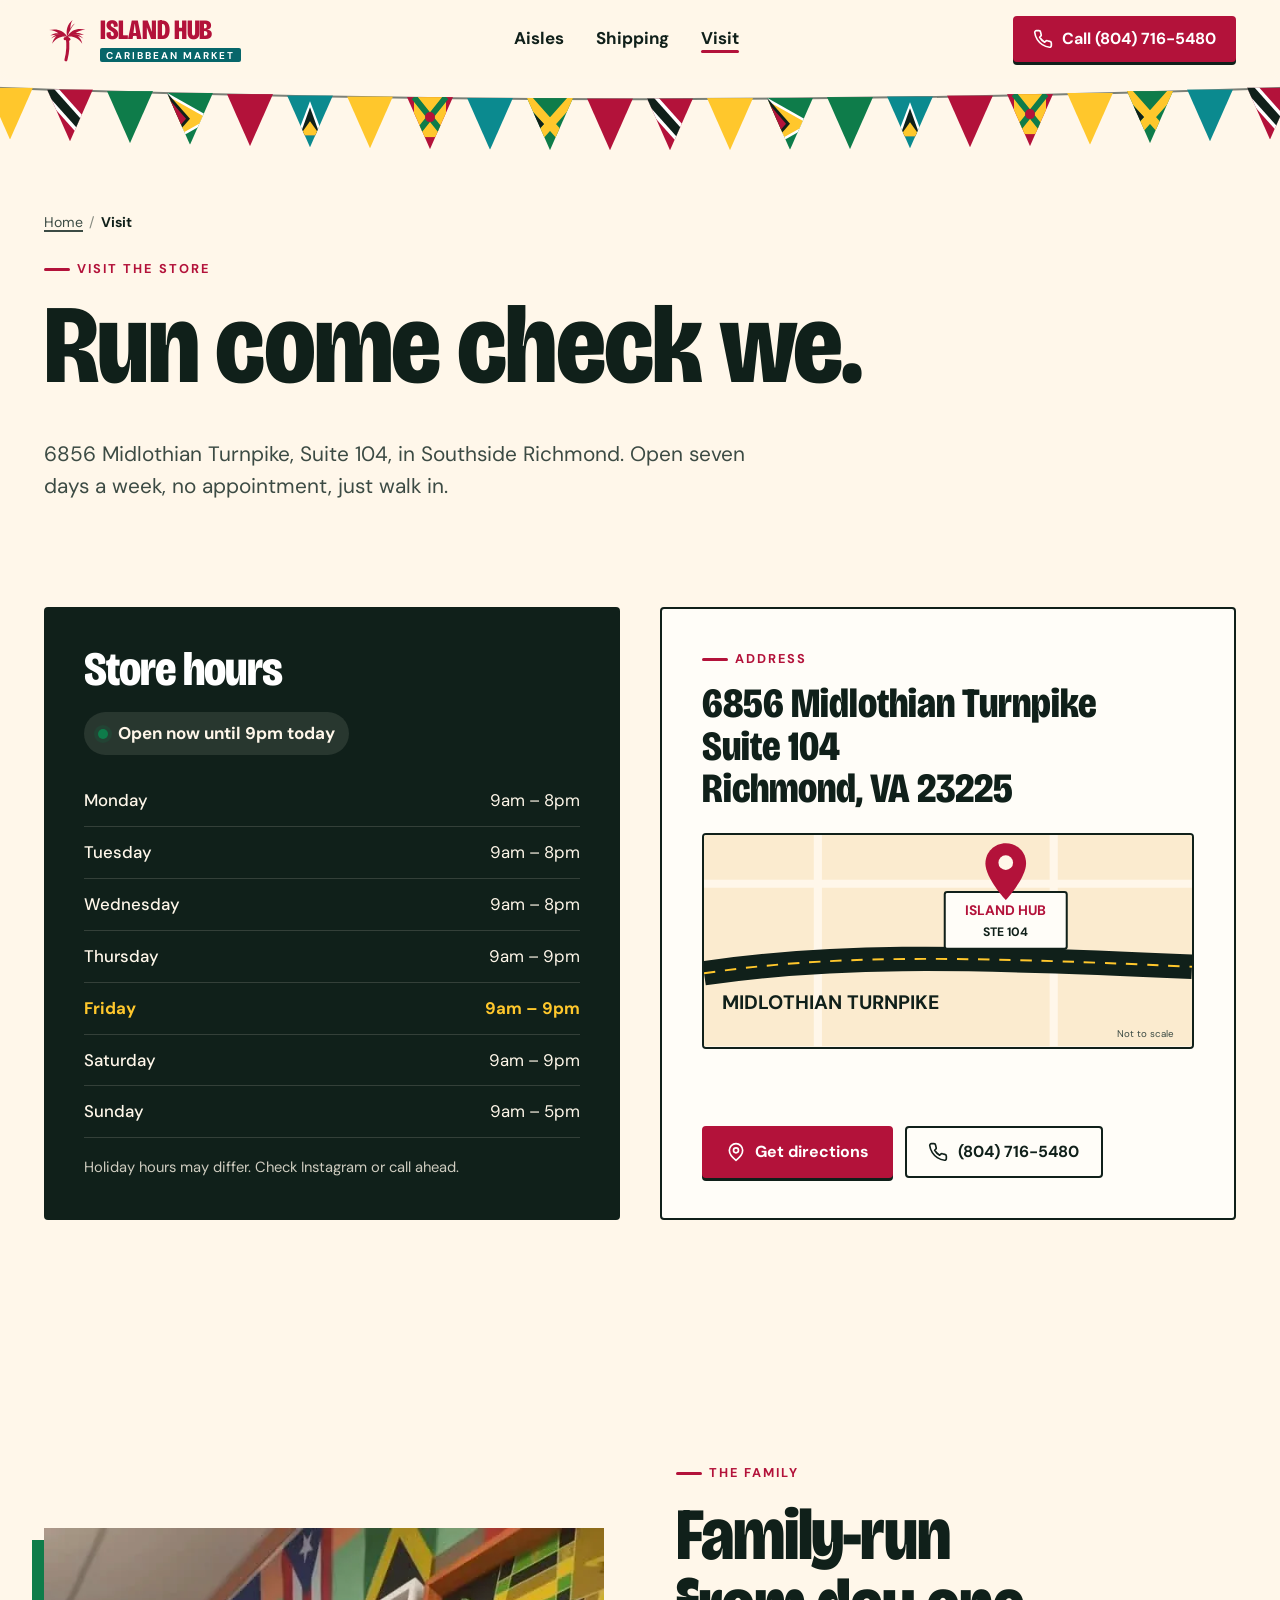
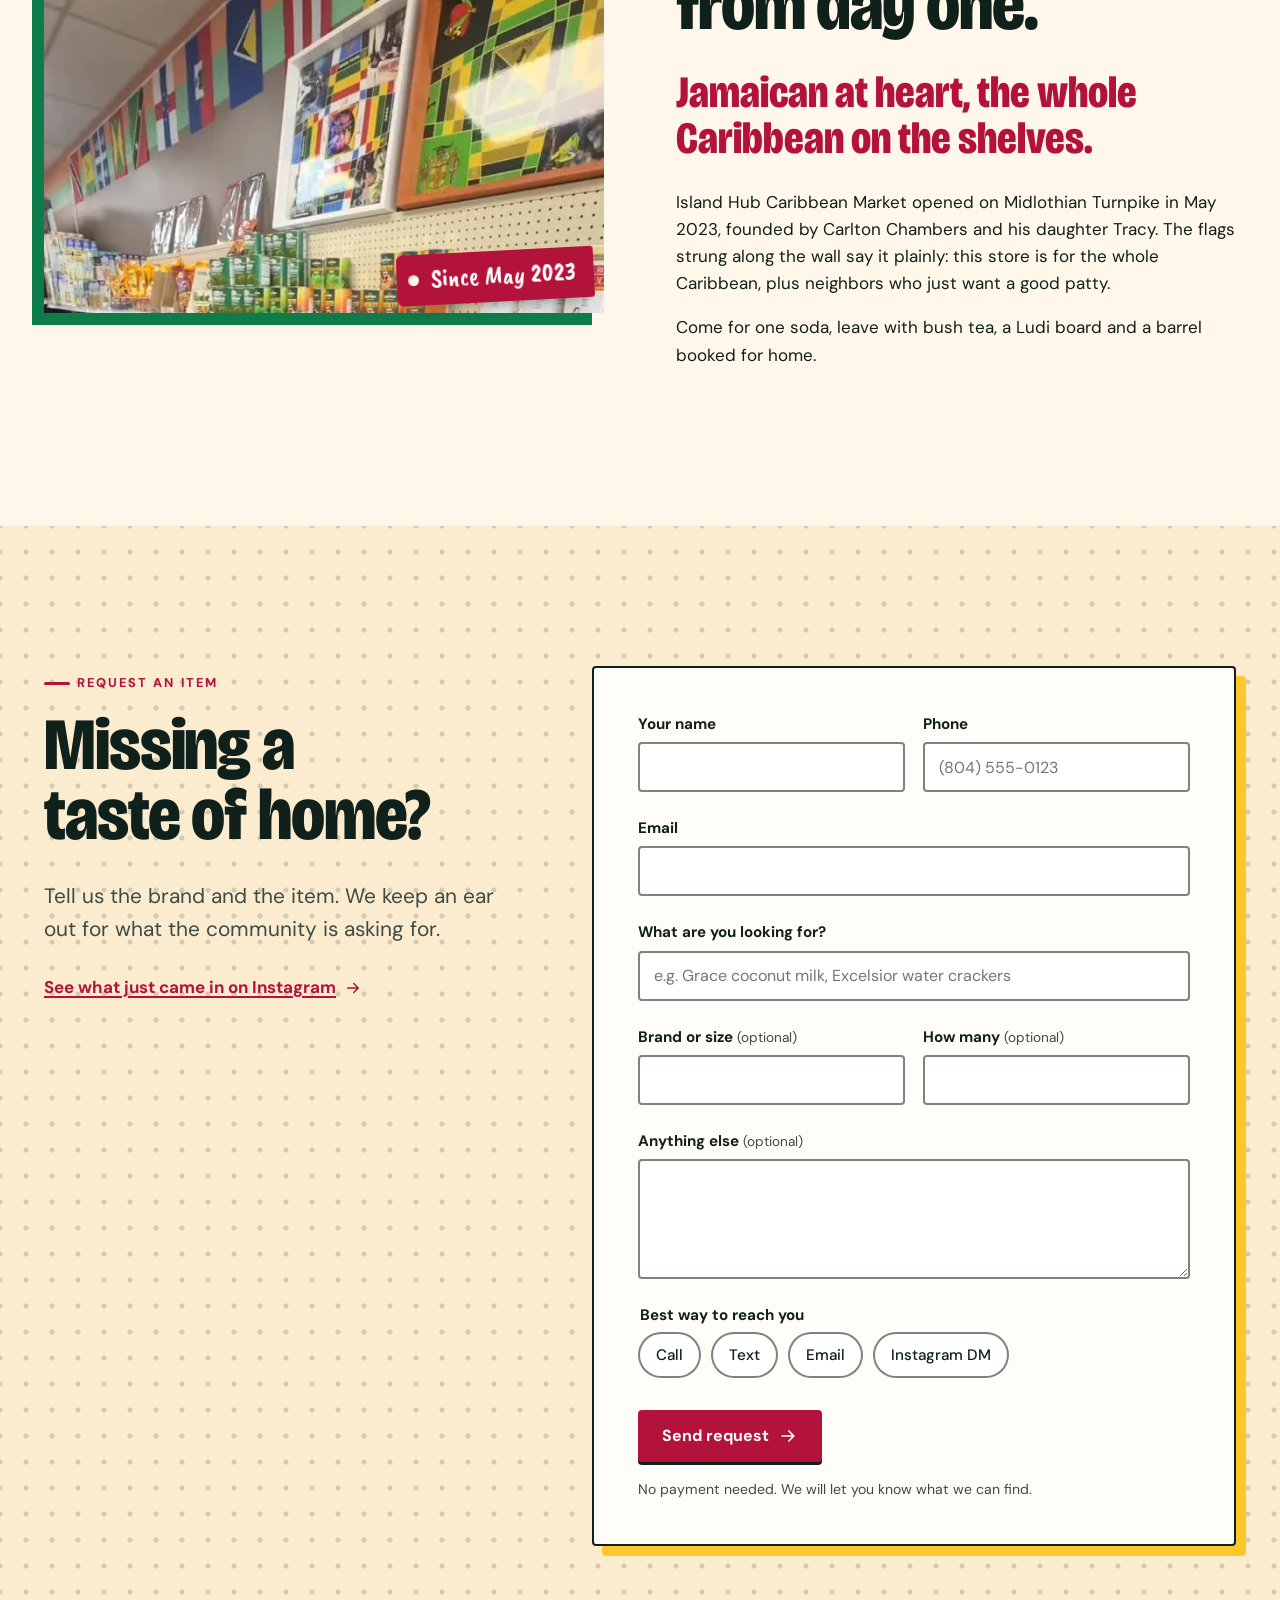
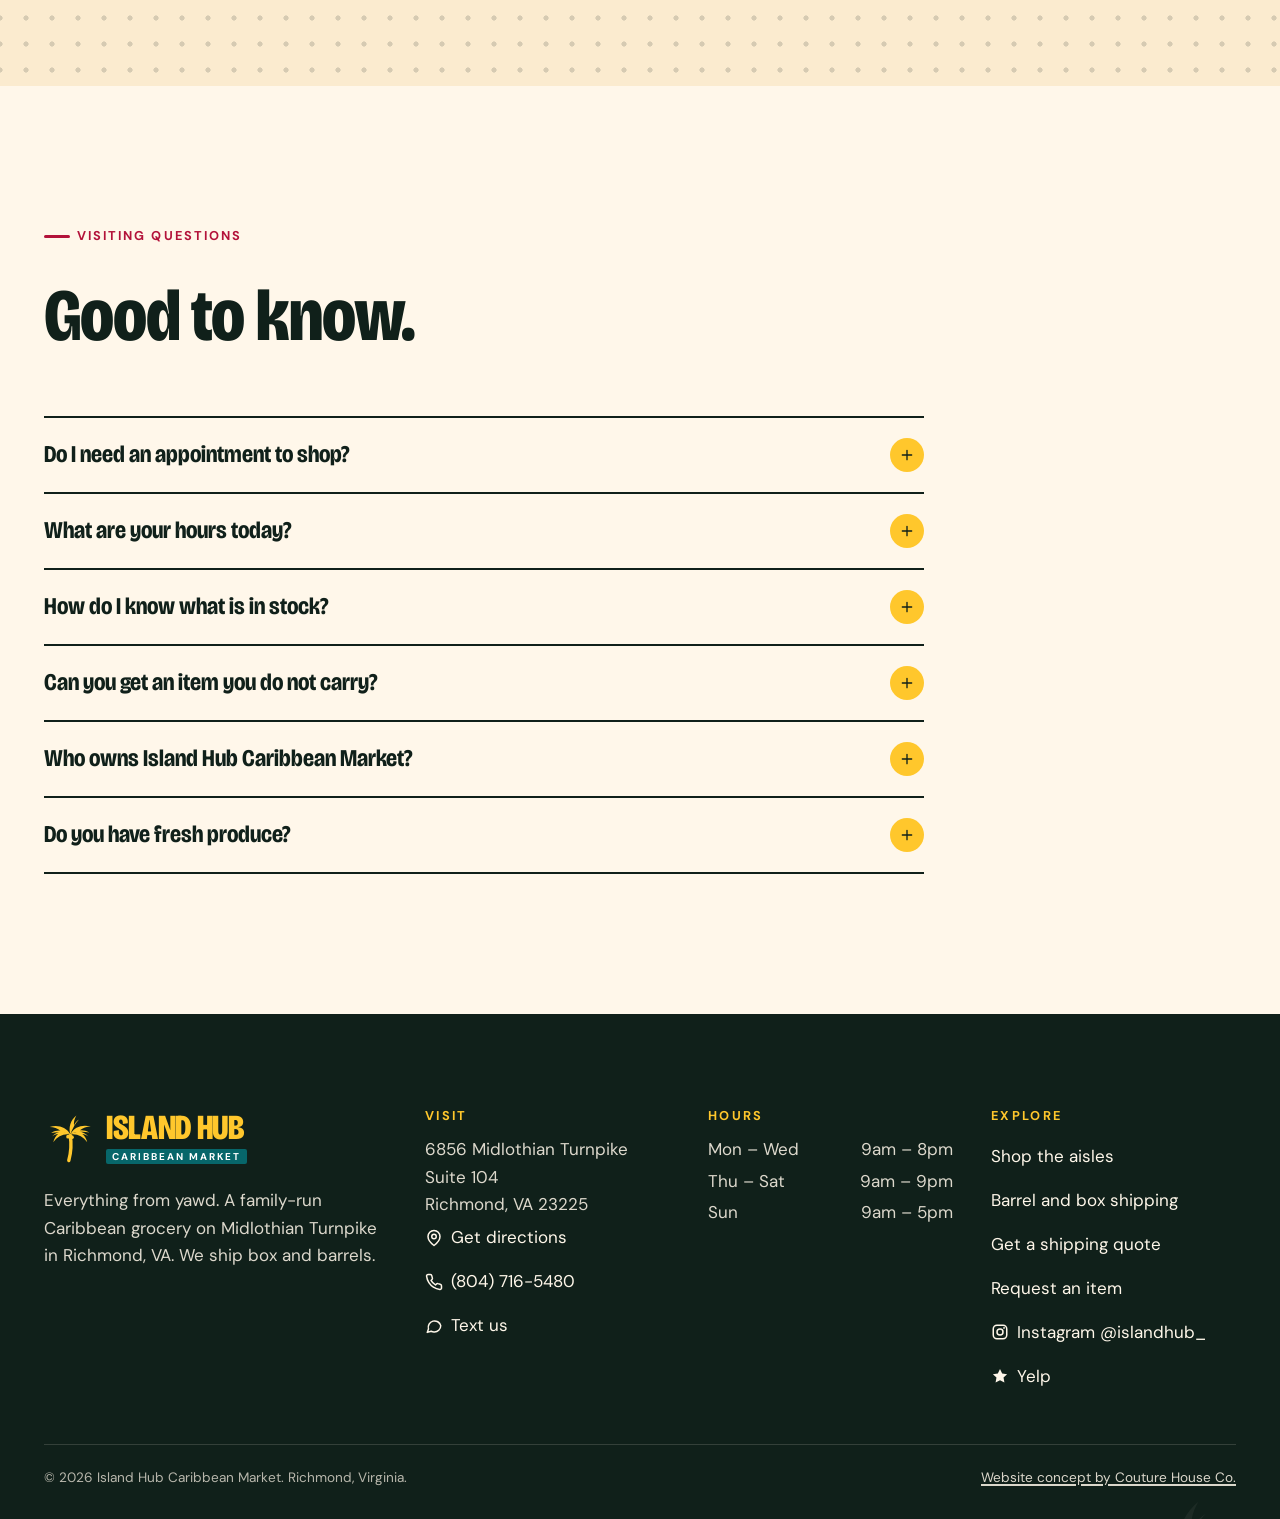
<file: visit.html>
<!doctype html>
<html lang="en">
<head>
<meta charset="utf-8">
<meta name="viewport" content="width=device-width, initial-scale=1, viewport-fit=cover">
<title>Visit Island Hub Caribbean Market | Hours, Richmond, VA</title>
<meta name="description" content="Hours, directions and FAQs for Island Hub Caribbean Market, 6856 Midlothian Tpke Ste 104, Richmond, VA. Open 7 days. Request an item we don't carry.">
<link rel="canonical" href="https://island-hub-caribbean-market.netlify.app/visit.html">
<meta name="theme-color" content="#B3123A">
<meta name="robots" content="index, follow, max-image-preview:large">
<meta property="og:type" content="website">
<meta property="og:site_name" content="Island Hub Caribbean Market">
<meta property="og:title" content="Visit Island Hub Caribbean Market | Hours, Richmond, VA">
<meta property="og:description" content="Hours, directions and FAQs for Island Hub Caribbean Market, 6856 Midlothian Tpke Ste 104, Richmond, VA. Open 7 days. Request an item we don't carry.">
<meta property="og:url" content="https://island-hub-caribbean-market.netlify.app/visit.html">
<meta property="og:image" content="https://island-hub-caribbean-market.netlify.app/assets/img/og.jpg">
<meta property="og:image:width" content="1200">
<meta property="og:image:height" content="630">
<meta property="og:image:alt" content="Island Hub Caribbean Market logo beside a pile of fresh sorrel, with the words Everything from yawd">
<meta property="og:locale" content="en_US">
<meta name="twitter:card" content="summary_large_image">
<meta name="twitter:title" content="Visit Island Hub Caribbean Market | Hours, Richmond, VA">
<meta name="twitter:description" content="Hours, directions and FAQs for Island Hub Caribbean Market, 6856 Midlothian Tpke Ste 104, Richmond, VA. Open 7 days. Request an item we don't carry.">
<meta name="twitter:image" content="https://island-hub-caribbean-market.netlify.app/assets/img/og.jpg">
<meta name="geo.region" content="US-VA">
<meta name="geo.placename" content="Richmond">
<link rel="icon" href="assets/img/favicon.svg" type="image/svg+xml">
<link rel="icon" href="assets/img/favicon-32.png" sizes="32x32" type="image/png">
<link rel="apple-touch-icon" href="assets/img/apple-touch-icon.png">
<link rel="manifest" href="site.webmanifest">
<link rel="preload" href="assets/fonts/bricolage-grotesque-display-var.woff2" as="font" type="font/woff2" crossorigin>
<link rel="preload" href="assets/fonts/dm-sans-latin-400-normal.woff2" as="font" type="font/woff2" crossorigin>
<link rel="stylesheet" href="assets/css/fonts.css?v=20260930b">
<link rel="stylesheet" href="assets/css/site.css?v=20260930b">
<script>document.documentElement.classList.add("js")</script>
<script src="assets/js/site.js" defer></script>
<script type="application/ld+json">{"@context": "https://schema.org", "@type": "GroceryStore", "@id": "https://island-hub-caribbean-market.netlify.app/#store", "name": "Island Hub Caribbean Market", "slogan": "Everything from yawd", "description": "Family-run Caribbean grocery on Midlothian Turnpike in Richmond, VA. Jamaican at heart with foods from across the Caribbean, plus barrel, box and crate shipping to every Caribbean island and grocery shipping to all US states.", "url": "https://island-hub-caribbean-market.netlify.app/", "logo": "https://island-hub-caribbean-market.netlify.app/assets/img/icon-512.png", "image": ["https://island-hub-caribbean-market.netlify.app/assets/img/og.jpg", "https://island-hub-caribbean-market.netlify.app/assets/img/sorrel-fresh.webp", "https://island-hub-caribbean-market.netlify.app/assets/img/store-aisle-flags.webp"], "telephone": "+1-804-716-5480", "address": {"@type": "PostalAddress", "streetAddress": "6856 Midlothian Turnpike, Ste 104", "addressLocality": "Richmond", "addressRegion": "VA", "postalCode": "23225", "addressCountry": "US"}, "hasMap": "https://www.google.com/maps/search/?api=1&query=Island+Hub+Caribbean+Market%2C+6856+Midlothian+Turnpike+Ste+104%2C+Richmond%2C+VA+23225", "openingHoursSpecification": [{"@type": "OpeningHoursSpecification", "dayOfWeek": ["Monday", "Tuesday", "Wednesday"], "opens": "09:00", "closes": "20:00"}, {"@type": "OpeningHoursSpecification", "dayOfWeek": ["Thursday", "Friday", "Saturday"], "opens": "09:00", "closes": "21:00"}, {"@type": "OpeningHoursSpecification", "dayOfWeek": "Sunday", "opens": "09:00", "closes": "17:00"}], "sameAs": ["https://www.instagram.com/islandhub_/", "https://www.yelp.com/biz/island-hub-caribbean-market-richmond"], "areaServed": [{"@type": "City", "name": "Richmond, VA"}, {"@type": "Country", "name": "United States"}, {"@type": "Place", "name": "Caribbean"}], "foundingDate": "2023-05", "founder": [{"@type": "Person", "name": "Carlton Chambers"}, {"@type": "Person", "name": "Tracy"}], "knowsAbout": ["Jamaican groceries", "Caribbean groceries", "Bush teas and spices", "Jamaican patties and bakery", "Caribbean barrel shipping"], "hasOfferCatalog": {"@type": "OfferCatalog", "name": "Shipping and barrel services", "itemListElement": [{"@type": "Offer", "itemOffered": {"@type": "Service", "name": "Barrel, box and crate shipping to the Caribbean", "description": "Barrels, boxes and crates shipped to every Caribbean island: barrels, boxes, appliances, groceries and general goods. Call or message for a quote.", "areaServed": {"@type": "Place", "name": "Caribbean"}}}, {"@type": "Offer", "itemOffered": {"@type": "Product", "name": "Shipping barrels", "description": "Shipping barrels sold in store."}}, {"@type": "Offer", "itemOffered": {"@type": "Service", "name": "Barrel pickup", "description": "Barrel pickup in and around Richmond, VA. Fees apply.", "areaServed": {"@type": "City", "name": "Richmond, VA"}}}, {"@type": "Offer", "itemOffered": {"@type": "Service", "name": "Caribbean grocery shipping within the US", "description": "Grocery orders shipped to all US states. Perishable items ship overnight.", "areaServed": {"@type": "Country", "name": "United States"}}}]}}</script>
<script type="application/ld+json">{"@context": "https://schema.org", "@type": "BreadcrumbList", "itemListElement": [{"@type": "ListItem", "position": 1, "name": "Home", "item": "https://island-hub-caribbean-market.netlify.app/"}, {"@type": "ListItem", "position": 2, "name": "Visit", "item": "https://island-hub-caribbean-market.netlify.app/visit.html"}]}</script>
<script type="application/ld+json">{"@context": "https://schema.org", "@type": "FAQPage", "mainEntity": [{"@type": "Question", "name": "Do I need an appointment to shop?", "acceptedAnswer": {"@type": "Answer", "text": "No. Just walk in any day during store hours."}}, {"@type": "Question", "name": "What are your hours today?", "acceptedAnswer": {"@type": "Answer", "text": "Monday to Wednesday 9am to 8pm, Thursday to Saturday 9am to 9pm, and Sunday 9am to 5pm."}}, {"@type": "Question", "name": "How do I know what is in stock?", "acceptedAnswer": {"@type": "Answer", "text": "Stock changes often. Follow @islandhub_ on Instagram for restocks, or call (804) 716-5480 before you come."}}, {"@type": "Question", "name": "Can you get an item you do not carry?", "acceptedAnswer": {"@type": "Answer", "text": "Send us a request with the form on this page, or call, text or message us on Instagram. Tell us the brand and size if you know it."}}, {"@type": "Question", "name": "Who owns Island Hub Caribbean Market?", "acceptedAnswer": {"@type": "Answer", "text": "Island Hub is family-run. It opened in May 2023, founded by Carlton Chambers and his daughter Tracy."}}, {"@type": "Question", "name": "Do you have fresh produce?", "acceptedAnswer": {"@type": "Answer", "text": "Yes, when it is in: callaloo, breadfruit, yellow yam and seasonal sorrel around Christmas. Produce comes and goes, so check Instagram or call first."}}]}</script>
</head>
<body>
<svg xmlns="http://www.w3.org/2000/svg" style="display:none" aria-hidden="true"><symbol id="i-phone" viewBox="0 0 24 24"><path fill="none" stroke="currentColor" stroke-width="2" stroke-linecap="round" stroke-linejoin="round" d="M22 16.9v3a2 2 0 0 1-2.2 2 19.8 19.8 0 0 1-8.6-3.1 19.5 19.5 0 0 1-6-6A19.8 19.8 0 0 1 2.1 4.2 2 2 0 0 1 4.1 2h3a2 2 0 0 1 2 1.7c.1.9.4 1.9.7 2.8a2 2 0 0 1-.5 2.1L8 9.9a16 16 0 0 0 6 6l1.3-1.3a2 2 0 0 1 2.1-.4c.9.3 1.8.6 2.8.7a2 2 0 0 1 1.7 2z"/></symbol><symbol id="i-pin" viewBox="0 0 24 24"><path fill="none" stroke="currentColor" stroke-width="2" stroke-linecap="round" stroke-linejoin="round" d="M20 10c0 6-8 12-8 12s-8-6-8-12a8 8 0 0 1 16 0z"/><circle fill="none" stroke="currentColor" stroke-width="2" stroke-linecap="round" stroke-linejoin="round" cx="12" cy="10" r="3"/></symbol><symbol id="i-clock" viewBox="0 0 24 24"><circle fill="none" stroke="currentColor" stroke-width="2" stroke-linecap="round" stroke-linejoin="round" cx="12" cy="12" r="9.5"/><path fill="none" stroke="currentColor" stroke-width="2" stroke-linecap="round" stroke-linejoin="round" d="M12 6.5V12l3.5 2"/></symbol><symbol id="i-arrow" viewBox="0 0 24 24"><path fill="none" stroke="currentColor" stroke-width="2" stroke-linecap="round" stroke-linejoin="round" d="M5 12h14M13 6l6 6-6 6"/></symbol><symbol id="i-chat" viewBox="0 0 24 24"><path fill="none" stroke="currentColor" stroke-width="2" stroke-linecap="round" stroke-linejoin="round" d="M21 11.5a8.4 8.4 0 0 1-9 8.4 8.8 8.8 0 0 1-3.8-.9L3 20.5l1.6-4.6A8.4 8.4 0 1 1 21 11.5z"/></symbol><symbol id="i-ig" viewBox="0 0 24 24"><rect fill="none" stroke="currentColor" stroke-width="2" stroke-linecap="round" stroke-linejoin="round" x="3" y="3" width="18" height="18" rx="5"/><circle fill="none" stroke="currentColor" stroke-width="2" stroke-linecap="round" stroke-linejoin="round" cx="12" cy="12" r="4"/><circle cx="17.4" cy="6.6" r="1.2" fill="currentColor"/></symbol><symbol id="i-star" viewBox="0 0 24 24"><path fill="currentColor" d="M12 2.6l2.9 6 6.6.9-4.8 4.6 1.2 6.5L12 17.5l-5.9 3.1 1.2-6.5L2.5 9.5l6.6-.9z"/></symbol><symbol id="i-box" viewBox="0 0 24 24"><path fill="none" stroke="currentColor" stroke-width="2" stroke-linecap="round" stroke-linejoin="round" d="M21 8l-9-5-9 5v8l9 5 9-5z"/><path fill="none" stroke="currentColor" stroke-width="2" stroke-linecap="round" stroke-linejoin="round" d="M3 8l9 5 9-5M12 13v8M7.5 5.5l9 5"/></symbol><symbol id="i-barrel" viewBox="0 0 24 24"><path fill="none" stroke="currentColor" stroke-width="2" stroke-linecap="round" stroke-linejoin="round" d="M6 3h12c1.3 2.8 2 5.8 2 9s-.7 6.2-2 9H6c-1.3-2.8-2-5.8-2-9s.7-6.2 2-9z"/><path fill="none" stroke="currentColor" stroke-width="2" stroke-linecap="round" stroke-linejoin="round" d="M4.6 8h14.8M4.6 16h14.8"/></symbol><symbol id="i-truck" viewBox="0 0 24 24"><path fill="none" stroke="currentColor" stroke-width="2" stroke-linecap="round" stroke-linejoin="round" d="M1 5h13v11H1zM14 9h4l4 4v3h-8z"/><circle fill="none" stroke="currentColor" stroke-width="2" stroke-linecap="round" stroke-linejoin="round" cx="5.5" cy="18.5" r="2"/><circle fill="none" stroke="currentColor" stroke-width="2" stroke-linecap="round" stroke-linejoin="round" cx="17.5" cy="18.5" r="2"/></symbol><symbol id="i-check" viewBox="0 0 24 24"><path fill="none" stroke="currentColor" stroke-width="2" stroke-linecap="round" stroke-linejoin="round" d="M4 12.5l5 5L20 6.5"/></symbol><symbol id="i-plus" viewBox="0 0 24 24"><path fill="none" stroke="currentColor" stroke-width="2" stroke-linecap="round" stroke-linejoin="round" stroke-width="2.6" d="M12 5v14M5 12h14"/></symbol><symbol id="i-menu" viewBox="0 0 24 24"><path fill="none" stroke="currentColor" stroke-width="2" stroke-linecap="round" stroke-linejoin="round" d="M3 6h18M3 12h18M3 18h18"/></symbol><symbol id="i-close" viewBox="0 0 24 24"><path fill="none" stroke="currentColor" stroke-width="2" stroke-linecap="round" stroke-linejoin="round" d="M6 6l12 12M18 6L6 18"/></symbol><symbol id="i-ext" viewBox="0 0 24 24"><path fill="none" stroke="currentColor" stroke-width="2" stroke-linecap="round" stroke-linejoin="round" d="M14 4h6v6M20 4l-9 9M18 14v5a1 1 0 0 1-1 1H5a1 1 0 0 1-1-1V7a1 1 0 0 1 1-1h5"/></symbol><symbol id="i-calendar" viewBox="0 0 24 24"><rect fill="none" stroke="currentColor" stroke-width="2" stroke-linecap="round" stroke-linejoin="round" x="3" y="4.5" width="18" height="16" rx="2"/><path fill="none" stroke="currentColor" stroke-width="2" stroke-linecap="round" stroke-linejoin="round" d="M3 9.5h18M8 2.5v4M16 2.5v4"/></symbol><symbol id="i-globe" viewBox="0 0 24 24"><circle fill="none" stroke="currentColor" stroke-width="2" stroke-linecap="round" stroke-linejoin="round" cx="12" cy="12" r="9.5"/><path fill="none" stroke="currentColor" stroke-width="2" stroke-linecap="round" stroke-linejoin="round" d="M2.5 12h19M12 2.5c2.6 2.8 3.9 6 3.9 9.5s-1.3 6.7-3.9 9.5c-2.6-2.8-3.9-6-3.9-9.5S9.4 5.3 12 2.5z"/></symbol><symbol id="i-basket" viewBox="0 0 24 24"><path fill="none" stroke="currentColor" stroke-width="2" stroke-linecap="round" stroke-linejoin="round" d="M3 9h18l-2 11H5z"/><path fill="none" stroke="currentColor" stroke-width="2" stroke-linecap="round" stroke-linejoin="round" d="M8 9l4-6 4 6M9 13v4M15 13v4M12 13v4"/></symbol><symbol id="i-snow" viewBox="0 0 24 24"><path fill="none" stroke="currentColor" stroke-width="2" stroke-linecap="round" stroke-linejoin="round" d="M12 2v20M4.2 6.5l15.6 9M4.2 17.5l15.6-9M9 3.5l3 2.5 3-2.5M9 20.5l3-2.5 3 2.5"/></symbol><symbol id="i-home" viewBox="0 0 24 24"><path fill="none" stroke="currentColor" stroke-width="2" stroke-linecap="round" stroke-linejoin="round" d="M3 11l9-7 9 7v9a1 1 0 0 1-1 1h-5v-6H9v6H4a1 1 0 0 1-1-1z"/></symbol><symbol id="i-tag" viewBox="0 0 24 24"><path fill="none" stroke="currentColor" stroke-width="2" stroke-linecap="round" stroke-linejoin="round" d="M20.6 13.4l-7.2 7.2a2 2 0 0 1-2.8 0L3 13V3h10l7.6 7.6a2 2 0 0 1 0 2.8z"/><circle cx="7.5" cy="7.5" r="1.5" fill="currentColor"/></symbol><symbol id="i-palm" viewBox="0 0 64 64"><path d="M30.5 61c2.6-9.6 3.6-19.8 1.8-31" fill="none" stroke="currentColor" stroke-width="4.2" stroke-linecap="round"/><g fill="currentColor"><path d="M32.4 28.5C27 20 17.6 16.8 7 19.6c5.2.2 9.8 1.8 13.4 4.6-3.6-.4-7.6.4-11.6 2.8 8.6-1.8 16.4-1 23.6 1.5z"/><path d="M32.4 28.5C37.6 19.6 47 16.4 57.6 19.2c-5.2.2-9.8 1.8-13.4 4.6 3.6-.4 7.6.4 11.6 2.8-8.6-1.8-16.4-1-23.4 1.9z"/><path d="M32 29c-7.4-1.4-15.4 2-20.6 9.6 1-4.8 3.2-8.2 6-10.4-2.6.2-5.2 1.4-7.6 3.2C15.6 24.6 24.6 23.6 32 29z"/><path d="M32.6 29c7.4-1.4 15.4 2 20.6 9.6-1-4.8-3.2-8.2-6-10.4 2.6.2 5.2 1.4 7.6 3.2C49 24.6 40 23.6 32.6 29z"/><path d="M32.4 28.4C30 20.4 32.4 11.4 39.8 5.4c-2.6 4.4-3.4 8.6-2.8 12.6 1-3 3-5.6 6-7.4-4.8 5-7.6 11-10.6 17.8z"/><circle cx="29.6" cy="31.6" r="2.3"/><circle cx="34.4" cy="32.2" r="2.3"/></g></symbol></svg>
<a class="skip-link" href="#main">Skip to content</a>
<header class="site-header">
  <div class="wrap header-inner">
    <a class="brand" href="index.html" aria-label="Island Hub Caribbean Market, home">
      <svg class="brand-palm" aria-hidden="true" focusable="false"><use href="#i-palm"/></svg>
      <span class="brand-text"><span class="brand-name">ISLAND HUB</span><span class="brand-sub">Caribbean Market</span></span>
    </a>
    <nav class="nav" aria-label="Main">
      <ul class="nav-list"><li><a href="aisles.html">Aisles</a></li><li><a href="shipping.html">Shipping</a></li><li><a href="visit.html" aria-current="page">Visit</a></li></ul>
    </nav>
    <a class="btn header-call" href="tel:+18047165480"><svg aria-hidden="true" focusable="false"><use href="#i-phone"/></svg><span>Call (804) 716-5480</span></a>
    <button class="menu-btn" type="button" aria-expanded="false" aria-controls="mobile-menu"><svg class="i-menu" aria-hidden="true" focusable="false"><use href="#i-menu"/></svg><svg class="i-close" aria-hidden="true" focusable="false"><use href="#i-close"/></svg><span class="menu-label">Menu</span></button>
  </div>
</header>
<div class="mobile-menu" id="mobile-menu" hidden>
  <nav aria-label="Mobile">
    <ul><li><a class="mm-link" href="index.html">Home<svg aria-hidden="true" focusable="false"><use href="#i-arrow"/></svg></a></li><li><a class="mm-link" href="aisles.html">Aisles<svg aria-hidden="true" focusable="false"><use href="#i-arrow"/></svg></a></li><li><a class="mm-link" href="shipping.html">Shipping<svg aria-hidden="true" focusable="false"><use href="#i-arrow"/></svg></a></li><li><a class="mm-link" href="visit.html" aria-current="page">Visit<svg aria-hidden="true" focusable="false"><use href="#i-arrow"/></svg></a></li></ul>
  </nav>
  <div class="mm-meta">
    <p><strong>6856 Midlothian Turnpike, Ste 104<br>Richmond, VA 23225</strong></p>
    <p>Mon – Wed 9am – 8pm · Thu – Sat 9am – 9pm · Sun 9am – 5pm</p>
    <p><a href="tel:+18047165480">Call (804) 716-5480</a> · <a href="https://www.instagram.com/islandhub_/" rel="noopener">Instagram @islandhub_</a></p>
  </div>
</div>
<main id="main">
<section class="page-hero" aria-labelledby="page-h">
  <div class="bunting" aria-hidden="true"><div class="bunting-inner"><svg viewBox="0 0 1440 74" preserveAspectRatio="xMidYMin slice"><defs>
<clipPath id="pen"><path d="M0 0h46L23 52z"/></clipPath>
</defs><path d="M0 6 Q720.0 34.6 1440 6" fill="none" stroke="#10201A" stroke-opacity=".55" stroke-width="2"/><g transform="translate(7.0 6.2)"><g class="flag" style="--d:0"><g clip-path="url(#pen)"><rect width="46" height="52" fill="#0E7C4A"/><path d="M0 0L46 52M46 0L0 52" stroke="#FFC72C" stroke-width="9"/><path d="M0 8v36l17-18z" fill="#10201A"/></g></g></g><g transform="translate(67.0 8.4)"><g class="flag" style="--d:1"><g clip-path="url(#pen)"><rect width="46" height="52" fill="#FFC72C"/></g></g></g><g transform="translate(127.0 10.3)"><g class="flag" style="--d:2"><g clip-path="url(#pen)"><rect width="46" height="52" fill="#B3123A"/><path d="M-4 -6L46 50" stroke="#fff" stroke-width="16"/><path d="M-4 -6L46 50" stroke="#10201A" stroke-width="9"/></g></g></g><g transform="translate(187.0 12.1)"><g class="flag" style="--d:3"><g clip-path="url(#pen)"><rect width="46" height="52" fill="#0E7C4A"/></g></g></g><g transform="translate(247.0 13.7)"><g class="flag" style="--d:4"><g clip-path="url(#pen)"><rect width="46" height="52" fill="#0E7C4A"/><path d="M0 0L46 26 0 52z" fill="#fff"/><path d="M0 3L41 26 0 49z" fill="#FFC72C"/><path d="M0 0L23 26 0 52z" fill="#10201A"/><path d="M0 4L19 26 0 48z" fill="#B3123A"/></g></g></g><g transform="translate(307.0 15.1)"><g class="flag" style="--d:5"><g clip-path="url(#pen)"><rect width="46" height="52" fill="#B3123A"/></g></g></g><g transform="translate(367.0 16.3)"><g class="flag" style="--d:6"><g clip-path="url(#pen)"><rect width="46" height="52" fill="#0B8A8F"/><path d="M23 6L36 40H10z" fill="#fff"/><path d="M23 12L33 40H13z" fill="#10201A"/><path d="M23 26L33 40H13z" fill="#FFC72C"/></g></g></g><g transform="translate(427.0 17.3)"><g class="flag" style="--d:7"><g clip-path="url(#pen)"><rect width="46" height="52" fill="#FFC72C"/></g></g></g><g transform="translate(487.0 18.1)"><g class="flag" style="--d:8"><g clip-path="url(#pen)"><rect width="46" height="52" fill="#B3123A"/><rect x="7" y="0" width="32" height="40" fill="#FFC72C"/><path d="M7 0L39 40M39 0L7 40" stroke="#0E7C4A" stroke-width="6"/><circle cx="23" cy="20" r="5" fill="#B3123A"/></g></g></g><g transform="translate(547.0 18.7)"><g class="flag" style="--d:9"><g clip-path="url(#pen)"><rect width="46" height="52" fill="#0B8A8F"/></g></g></g><g transform="translate(607.0 19.1)"><g class="flag" style="--d:10"><g clip-path="url(#pen)"><rect width="46" height="52" fill="#0E7C4A"/><path d="M0 0L46 52M46 0L0 52" stroke="#FFC72C" stroke-width="9"/><path d="M0 8v36l17-18z" fill="#10201A"/></g></g></g><g transform="translate(667.0 19.3)"><g class="flag" style="--d:11"><g clip-path="url(#pen)"><rect width="46" height="52" fill="#B3123A"/></g></g></g><g transform="translate(727.0 19.3)"><g class="flag" style="--d:12"><g clip-path="url(#pen)"><rect width="46" height="52" fill="#B3123A"/><path d="M-4 -6L46 50" stroke="#fff" stroke-width="16"/><path d="M-4 -6L46 50" stroke="#10201A" stroke-width="9"/></g></g></g><g transform="translate(787.0 19.1)"><g class="flag" style="--d:13"><g clip-path="url(#pen)"><rect width="46" height="52" fill="#FFC72C"/></g></g></g><g transform="translate(847.0 18.7)"><g class="flag" style="--d:14"><g clip-path="url(#pen)"><rect width="46" height="52" fill="#0E7C4A"/><path d="M0 0L46 26 0 52z" fill="#fff"/><path d="M0 3L41 26 0 49z" fill="#FFC72C"/><path d="M0 0L23 26 0 52z" fill="#10201A"/><path d="M0 4L19 26 0 48z" fill="#B3123A"/></g></g></g><g transform="translate(907.0 18.1)"><g class="flag" style="--d:15"><g clip-path="url(#pen)"><rect width="46" height="52" fill="#0E7C4A"/></g></g></g><g transform="translate(967.0 17.3)"><g class="flag" style="--d:16"><g clip-path="url(#pen)"><rect width="46" height="52" fill="#0B8A8F"/><path d="M23 6L36 40H10z" fill="#fff"/><path d="M23 12L33 40H13z" fill="#10201A"/><path d="M23 26L33 40H13z" fill="#FFC72C"/></g></g></g><g transform="translate(1027.0 16.3)"><g class="flag" style="--d:17"><g clip-path="url(#pen)"><rect width="46" height="52" fill="#B3123A"/></g></g></g><g transform="translate(1087.0 15.1)"><g class="flag" style="--d:18"><g clip-path="url(#pen)"><rect width="46" height="52" fill="#B3123A"/><rect x="7" y="0" width="32" height="40" fill="#FFC72C"/><path d="M7 0L39 40M39 0L7 40" stroke="#0E7C4A" stroke-width="6"/><circle cx="23" cy="20" r="5" fill="#B3123A"/></g></g></g><g transform="translate(1147.0 13.7)"><g class="flag" style="--d:19"><g clip-path="url(#pen)"><rect width="46" height="52" fill="#FFC72C"/></g></g></g><g transform="translate(1207.0 12.1)"><g class="flag" style="--d:20"><g clip-path="url(#pen)"><rect width="46" height="52" fill="#0E7C4A"/><path d="M0 0L46 52M46 0L0 52" stroke="#FFC72C" stroke-width="9"/><path d="M0 8v36l17-18z" fill="#10201A"/></g></g></g><g transform="translate(1267.0 10.3)"><g class="flag" style="--d:21"><g clip-path="url(#pen)"><rect width="46" height="52" fill="#0B8A8F"/></g></g></g><g transform="translate(1327.0 8.4)"><g class="flag" style="--d:22"><g clip-path="url(#pen)"><rect width="46" height="52" fill="#B3123A"/><path d="M-4 -6L46 50" stroke="#fff" stroke-width="16"/><path d="M-4 -6L46 50" stroke="#10201A" stroke-width="9"/></g></g></g><g transform="translate(1387.0 6.2)"><g class="flag" style="--d:23"><g clip-path="url(#pen)"><rect width="46" height="52" fill="#0E7C4A"/></g></g></g></svg></div></div>
  <div class="wrap">
    <nav class="crumbs" aria-label="Breadcrumb"><ol><li><a href="index.html">Home</a></li><li><span aria-current="page">Visit</span></li></ol></nav>
    <p class="eyebrow">Visit the store</p>
    <h1 id="page-h">Run come check we.</h1>
    <p class="lede">6856 Midlothian Turnpike, Suite 104, in Southside Richmond. Open seven days a week, no appointment, just walk in.</p>
  </div>
</section>

<section class="section--tight" style="padding-top:0" aria-label="Hours and location">
  <div class="wrap visit-grid">
    <div class="hours-card on-dark reveal">
      <h2>Store hours</h2>
      <p class="open-badge" data-open-status><span class="status-dot"></span><span data-open-text>Open 7 days a week</span></p>
      <table class="hours-table"><caption class="visually-hidden">Weekly opening hours</caption><tbody><tr data-day="1"><th scope="row">Monday</th><td>9am – 8pm</td></tr><tr data-day="2"><th scope="row">Tuesday</th><td>9am – 8pm</td></tr><tr data-day="3"><th scope="row">Wednesday</th><td>9am – 8pm</td></tr><tr data-day="4"><th scope="row">Thursday</th><td>9am – 9pm</td></tr><tr data-day="5"><th scope="row">Friday</th><td>9am – 9pm</td></tr><tr data-day="6"><th scope="row">Saturday</th><td>9am – 9pm</td></tr><tr data-day="0"><th scope="row">Sunday</th><td>9am – 5pm</td></tr></tbody></table>
      <p style="margin:18px 0 0;font-size:.92rem;color:rgba(255,247,234,.8)">Holiday hours may differ. Check Instagram or call ahead.</p>
    </div>
    <div class="addr-card reveal" style="--i:1">
      <p class="eyebrow" style="margin-bottom:.4rem">Address</p>
      <address>6856 Midlothian Turnpike<br>Suite 104<br>Richmond, VA 23225</address>
      <div class="map-art"><svg viewBox="0 0 600 260" role="img" aria-label="Simplified illustration of Island Hub's location on Midlothian Turnpike (not to scale)">
<rect width="600" height="260" fill="#FBEBCF"/>
<g stroke="#FFF7EA" stroke-width="10"><path d="M140 0v260M430 0v260M0 60h600"/></g>
<path d="M0 170c150-22 300-22 600-8" fill="none" stroke="#10201A" stroke-width="30"/>
<path d="M0 170c150-22 300-22 600-8" fill="none" stroke="#FFC72C" stroke-width="2.4" stroke-dasharray="14 12"/>
<text x="22" y="214" font-family="DM Sans, Arial, sans-serif" font-weight="700" font-size="24" fill="#10201A">MIDLOTHIAN TURNPIKE</text>
<rect x="296" y="70" width="150" height="70" rx="3" fill="#FFFDF8" stroke="#10201A" stroke-width="2.5"/>
<text x="371" y="98" text-anchor="middle" font-family="DM Sans, Arial, sans-serif" font-weight="700" font-size="17" fill="#B3123A">ISLAND HUB</text>
<text x="371" y="124" text-anchor="middle" font-family="DM Sans, Arial, sans-serif" font-weight="700" font-size="15" fill="#10201A">STE 104</text>
<g transform="translate(346 10)"><path d="M25 0C11 0 0 11 0 25c0 18 25 45 25 45s25-27 25-45C50 11 39 0 25 0z" fill="#B3123A"/><circle cx="25" cy="24" r="9" fill="#FFF7EA"/></g>
<text x="578" y="248" text-anchor="end" font-family="DM Sans, Arial, sans-serif" font-size="12" fill="#3C4B44">Not to scale</text>
</svg></div>
      <div class="btn-row">
        <a class="btn" href="https://www.google.com/maps/search/?api=1&query=Island+Hub+Caribbean+Market%2C+6856+Midlothian+Turnpike+Ste+104%2C+Richmond%2C+VA+23225" rel="noopener"><svg aria-hidden="true" focusable="false"><use href="#i-pin"/></svg>Get directions</a>
        <a class="btn btn--ghost" href="tel:+18047165480"><svg aria-hidden="true" focusable="false"><use href="#i-phone"/></svg>(804) 716-5480</a>
      </div>
    </div>
  </div>
</section>

<section class="section" aria-labelledby="fam-h">
  <div class="wrap family">
    <div class="family-photo reveal">
      <img src="assets/img/store-aisle-flags.webp" width="640" height="440" alt="Caribbean flags hung along the wall above the grocery aisles at Island Hub" loading="lazy" decoding="async">
      <p class="tag tag--red swing" style="--tilt:-3deg">Since May 2023</p>
    </div>
    <div class="reveal" style="--i:1">
      <p class="eyebrow">The family</p>
      <h2 id="fam-h">Family-run from day one.</h2>
      <p class="pull">Jamaican at heart, the whole Caribbean on the shelves.</p>
      <p>Island Hub Caribbean Market opened on Midlothian Turnpike in May 2023, founded by Carlton Chambers and his daughter Tracy. The flags strung along the wall say it plainly: this store is for the whole Caribbean, plus neighbors who just want a good patty.</p>
      <p>Come for one soda, leave with bush tea, a Ludi board and a barrel booked for home.</p>
    </div>
  </div>
</section>

<section class="section pegboard" id="request" aria-labelledby="req-h">
  <div class="wrap facts-grid">
    <div>
      <p class="eyebrow">Request an item</p>
      <h2 id="req-h">Missing a taste of home?</h2>
      <p class="lede">Tell us the brand and the item. We keep an ear out for what the community is asking for.</p>
      <p><a class="text-link" href="https://www.instagram.com/islandhub_/" rel="noopener">See what just came in on Instagram <svg aria-hidden="true" focusable="false"><use href="#i-arrow"/></svg></a></p>
    </div>
    <div class="form-wrap"><form class="form-grid" name="request-item" method="POST" action="/visit.html" data-netlify="true" netlify-honeypot="bot-field" data-success="request-success" data-need-contact>
  <input type="hidden" name="form-name" value="request-item">
  <p class="hp"><label>Leave this empty: <input name="bot-field" tabindex="-1" autocomplete="off"></label></p>
  <div class="field"><label for="name">Your name</label><input id="name" name="name" type="text" data-validate="required" data-msg="Please tell us your name." autocomplete="name" aria-required="true"><span class="err" aria-live="polite"></span></div>
  <div class="field"><label for="phone">Phone</label><input id="phone" name="phone" type="tel" data-validate="phone" autocomplete="tel" placeholder="(804) 555-0123"><span class="err" aria-live="polite"></span></div>
  <div class="field full"><label for="email">Email</label><input id="email" name="email" type="email" data-validate="email" autocomplete="email"><span class="err" aria-live="polite"></span></div>
  <div class="field full"><label for="item">What are you looking for?</label><input id="item" name="item" type="text" data-validate="required" data-msg="Tell us the item you want." aria-required="true" placeholder="e.g. Grace coconut milk, Excelsior water crackers"><span class="err" aria-live="polite"></span></div>
  <div class="field"><label for="brand-size">Brand or size <span class="opt">(optional)</span></label><input id="brand-size" name="brand-size" type="text"><span class="err" aria-live="polite"></span></div>
  <div class="field"><label for="quantity">How many <span class="opt">(optional)</span></label><input id="quantity" name="quantity" type="text"><span class="err" aria-live="polite"></span></div>
  <div class="field full"><label for="notes">Anything else <span class="opt">(optional)</span></label><textarea id="notes" name="notes"></textarea><span class="err" aria-live="polite"></span></div>
  <div class="field full" data-validate-group data-msg="Choose how we should contact you."><fieldset><legend>Best way to reach you</legend><div class="choices"><label class="choice"><input type="radio" name="contact-method" value="Call"><span>Call</span></label><label class="choice"><input type="radio" name="contact-method" value="Text"><span>Text</span></label><label class="choice"><input type="radio" name="contact-method" value="Email"><span>Email</span></label><label class="choice"><input type="radio" name="contact-method" value="Instagram DM"><span>Instagram DM</span></label></div></fieldset><span class="err" aria-live="polite"></span></div>
  <div class="form-actions full">
    <button class="btn" type="submit">Send request <svg aria-hidden="true" focusable="false"><use href="#i-arrow"/></svg></button>
    <p class="form-fine" data-form-status aria-live="polite">No payment needed. We will let you know what we can find.</p>
  </div>
</form>
<div class="form-success" id="request-success" role="status">
  <h3>Request received.</h3>
  <p>Thanks for letting us know. Island Hub will follow up by your preferred method. You can also call or text <a href="tel:+18047165480">(804) 716-5480</a>.</p>
</div></div>
  </div>
</section>

<section class="section" aria-labelledby="faq-h">
  <div class="wrap">
    <div class="section-head"><p class="eyebrow">Visiting questions</p><h2 id="faq-h">Good to know.</h2></div>
    <div class="faq"><details><summary>Do I need an appointment to shop?<span class="pm"><svg aria-hidden="true" focusable="false"><use href="#i-plus"/></svg></span></summary><div class="answer"><p>No. Just walk in any day during store hours.</p></div></details><details><summary>What are your hours today?<span class="pm"><svg aria-hidden="true" focusable="false"><use href="#i-plus"/></svg></span></summary><div class="answer"><p>Monday to Wednesday 9am to 8pm, Thursday to Saturday 9am to 9pm, and Sunday 9am to 5pm.</p></div></details><details><summary>How do I know what is in stock?<span class="pm"><svg aria-hidden="true" focusable="false"><use href="#i-plus"/></svg></span></summary><div class="answer"><p>Stock changes often. Follow @islandhub_ on Instagram for restocks, or call (804) 716-5480 before you come.</p></div></details><details><summary>Can you get an item you do not carry?<span class="pm"><svg aria-hidden="true" focusable="false"><use href="#i-plus"/></svg></span></summary><div class="answer"><p>Send us a request with the form on this page, or call, text or message us on Instagram. Tell us the brand and size if you know it.</p></div></details><details><summary>Who owns Island Hub Caribbean Market?<span class="pm"><svg aria-hidden="true" focusable="false"><use href="#i-plus"/></svg></span></summary><div class="answer"><p>Island Hub is family-run. It opened in May 2023, founded by Carlton Chambers and his daughter Tracy.</p></div></details><details><summary>Do you have fresh produce?<span class="pm"><svg aria-hidden="true" focusable="false"><use href="#i-plus"/></svg></span></summary><div class="answer"><p>Yes, when it is in: callaloo, breadfruit, yellow yam and seasonal sorrel around Christmas. Produce comes and goes, so check Instagram or call first.</p></div></details></div>
  </div>
</section>
</main>
<footer class="site-footer">
  <svg class="footer-palm" aria-hidden="true" focusable="false"><use href="#i-palm"/></svg>
  <div class="wrap">
    <div class="footer-grid">
      <div class="footer-brand">
        <a class="brand" href="index.html" aria-label="Island Hub Caribbean Market, home"><svg class="brand-palm" aria-hidden="true" focusable="false"><use href="#i-palm"/></svg><span class="brand-text"><span class="brand-name">ISLAND HUB</span><span class="brand-sub">Caribbean Market</span></span></a>
        <p>Everything from yawd. A family-run Caribbean grocery on Midlothian Turnpike in Richmond, VA. We ship box and barrels.</p>
      </div>
      <div>
        <h2>Visit</h2>
        <address>6856 Midlothian Turnpike<br>Suite 104<br>Richmond, VA 23225</address>
        <ul>
          <li><a href="https://www.google.com/maps/search/?api=1&query=Island+Hub+Caribbean+Market%2C+6856+Midlothian+Turnpike+Ste+104%2C+Richmond%2C+VA+23225" rel="noopener"><svg aria-hidden="true" focusable="false"><use href="#i-pin"/></svg>Get directions</a></li>
          <li><a href="tel:+18047165480"><svg aria-hidden="true" focusable="false"><use href="#i-phone"/></svg>(804) 716-5480</a></li>
          <li><a href="sms:+18047165480"><svg aria-hidden="true" focusable="false"><use href="#i-chat"/></svg>Text us</a></li>
        </ul>
      </div>
      <div>
        <h2>Hours</h2>
        <ul class="footer-hours"><li data-day="1,2,3"><span>Mon – Wed</span><span>9am – 8pm</span></li><li data-day="4,5,6"><span>Thu – Sat</span><span>9am – 9pm</span></li><li data-day="0"><span>Sun</span><span>9am – 5pm</span></li></ul>
      </div>
      <div>
        <h2>Explore</h2>
        <ul>
          <li><a href="aisles.html">Shop the aisles</a></li>
          <li><a href="shipping.html">Barrel and box shipping</a></li>
          <li><a href="shipping.html#quote">Get a shipping quote</a></li>
          <li><a href="visit.html#request">Request an item</a></li>
          <li><a href="https://www.instagram.com/islandhub_/" rel="noopener"><svg aria-hidden="true" focusable="false"><use href="#i-ig"/></svg>Instagram @islandhub_</a></li>
          <li><a href="https://www.yelp.com/biz/island-hub-caribbean-market-richmond" rel="noopener"><svg aria-hidden="true" focusable="false"><use href="#i-star"/></svg>Yelp</a></li>
        </ul>
      </div>
    </div>
    <div class="footer-bottom">
      <span>&copy; <span data-year>2026</span> Island Hub Caribbean Market. Richmond, Virginia.</span>
      <span><a href="https://couturehouse.co" rel="noopener">Website concept by Couture House Co.</a></span>
    </div>
  </div>
</footer>
<nav class="action-bar" aria-label="Quick actions">
  <a href="tel:+18047165480"><svg aria-hidden="true" focusable="false"><use href="#i-phone"/></svg>Call</a>
  <a href="https://www.google.com/maps/search/?api=1&query=Island+Hub+Caribbean+Market%2C+6856+Midlothian+Turnpike+Ste+104%2C+Richmond%2C+VA+23225" rel="noopener"><svg aria-hidden="true" focusable="false"><use href="#i-pin"/></svg>Directions</a>
  <a href="shipping.html#quote"><svg aria-hidden="true" focusable="false"><use href="#i-barrel"/></svg>Ship quote</a>
</nav>
</body>
</html>
</file>
<file: assets/css/fonts.css>
/* Self-hosted fonts (Fontsource, SIL Open Font License) */
@font-face {
  font-family: "Bricolage Grotesque";
  src: url("../fonts/bricolage-grotesque-display-var.woff2") format("woff2");
  font-weight: 600 800;
  font-stretch: 75% 100%;
  font-style: normal;
  font-display: swap;
}
@font-face {
  font-family: "Caveat Brush";
  src: url("../fonts/caveat-brush-latin-400-normal.woff2") format("woff2");
  font-weight: 400;
  font-style: normal;
  font-display: swap;
}
@font-face {
  font-family: "DM Sans";
  src: url("../fonts/dm-sans-latin-400-normal.woff2") format("woff2");
  font-weight: 400;
  font-style: normal;
  font-display: swap;
}
@font-face {
  font-family: "DM Sans";
  src: url("../fonts/dm-sans-latin-400-italic.woff2") format("woff2");
  font-weight: 400;
  font-style: italic;
  font-display: swap;
}
@font-face {
  font-family: "DM Sans";
  src: url("../fonts/dm-sans-latin-500-normal.woff2") format("woff2");
  font-weight: 500;
  font-style: normal;
  font-display: swap;
}
@font-face {
  font-family: "DM Sans";
  src: url("../fonts/dm-sans-latin-700-normal.woff2") format("woff2");
  font-weight: 700;
  font-style: normal;
  font-display: swap;
}
</file>
<file: assets/css/site.css>
/* Island Hub Caribbean Market — "Yard Shop" design system
   Palette: sorrel red, palm green, sunshine yellow, sea teal, deep night, coconut cream */

:root {
  --red: #B3123A;
  --red-deep: #8C0C2C;
  --green: #0E7C4A;
  --green-ink: #0A6A3E;
  --green-deep: #0B5A37;
  --yellow: #FFC72C;
  --yellow-soft: #FFE08A;
  --teal: #0B8A8F;
  --teal-deep: #07666A;
  --night: #10201A;
  --night-2: #1A3028;
  --cream: #FFF7EA;
  --cream-2: #FBEBCF;
  --paper: #FFFDF8;
  --ink-soft: #3C4B44;
  --line: rgba(16, 32, 26, .14);

  --f-display: "Bricolage Grotesque", "Rubik", "Arial Narrow", "Helvetica Neue", Arial, sans-serif;
  --f-body: "DM Sans", "Segoe UI", system-ui, -apple-system, Roboto, Arial, sans-serif;
  --f-hand: "Caveat Brush", "Segoe Print", "Bradley Hand", "Comic Sans MS", cursive;

  --gutter: clamp(16px, 4.6vw, 44px);
  --maxw: 1240px;
  --radius: 4px;
  --header-h: 68px;
  --ease-out: cubic-bezier(.2, .8, .2, 1);
  --ease-bounce: cubic-bezier(.34, 1.56, .64, 1);
  color-scheme: light;
}

/* ---------- Base ---------- */
*, *::before, *::after { box-sizing: border-box; }
html { -webkit-text-size-adjust: 100%; text-size-adjust: 100%; scroll-behavior: smooth; scroll-padding-top: calc(var(--header-h) + 12px); }
body {
  margin: 0;
  background: var(--cream);
  color: var(--night);
  font-family: var(--f-body);
  font-size: 1.0625rem;
  line-height: 1.6;
  overflow-x: hidden;
  -webkit-font-smoothing: antialiased;
}
img, svg { display: block; max-width: 100%; }
img { height: auto; }
a { color: inherit; text-decoration-thickness: 1.5px; text-underline-offset: .18em; }
a:hover { color: var(--red); }
p { margin: 0 0 1em; }
ul, ol { margin: 0; padding: 0; }
h1, h2, h3, h4 {
  font-family: var(--f-display);
  font-weight: 800;
  font-stretch: 84%;
  line-height: .95;
  letter-spacing: -.015em;
  margin: 0 0 .4em;
  text-wrap: balance;
}
h1 { font-size: clamp(3.3rem, 15.6vw, 8rem); line-height: .86; }
h2 { font-size: clamp(2.3rem, 7.4vw, 4.6rem); }
h3 { font-size: clamp(1.45rem, 3.6vw, 2rem); line-height: 1.02; }
strong { font-weight: 700; }
::selection { background: var(--yellow); color: var(--night); }

:focus-visible {
  outline: 3px solid var(--teal-deep);
  outline-offset: 3px;
  border-radius: 2px;
}
.on-dark :focus-visible, .site-footer :focus-visible, .visit-cta :focus-visible { outline-color: var(--yellow); }

.skip-link {
  position: absolute; left: 12px; top: -80px; z-index: 200;
  background: var(--night); color: var(--cream); padding: 12px 18px; font-weight: 700; border-radius: var(--radius);
  text-decoration: none;
}
.skip-link:focus { top: 12px; color: var(--cream); }
.visually-hidden {
  position: absolute !important; width: 1px; height: 1px; padding: 0; margin: -1px;
  overflow: hidden; clip: rect(0 0 0 0); white-space: nowrap; border: 0;
}

.wrap { width: 100%; max-width: calc(var(--maxw) + var(--gutter) * 2); margin-inline: auto; padding-inline: var(--gutter); }
.section { padding-block: clamp(72px, 11vw, 140px); position: relative; }
.section--tight { padding-block: clamp(56px, 8vw, 96px); }

.eyebrow {
  display: inline-flex; align-items: center; gap: .55em;
  font-family: var(--f-body); font-weight: 700; font-size: .8rem; letter-spacing: .16em; text-transform: uppercase;
  color: var(--red); margin: 0 0 1.1rem;
}
.eyebrow::before { content: ""; width: 26px; height: 3px; background: currentColor; border-radius: 2px; }
.on-dark .eyebrow { color: var(--yellow); }
.hand { font-family: var(--f-hand); font-weight: 400; letter-spacing: 0; }
.lede { font-size: clamp(1.1rem, 2.2vw, 1.3rem); line-height: 1.55; color: var(--ink-soft); max-width: 36em; }
.on-dark .lede { color: rgba(255, 247, 234, .86); }
.measure { max-width: 38em; }

/* ---------- Buttons ---------- */
.btn {
  --bg: var(--red); --fg: #fff; --bd: var(--red);
  display: inline-flex; align-items: center; justify-content: center; gap: .6em;
  min-height: 52px; padding: .8em 1.35em;
  background: var(--bg); color: var(--fg); border: 2px solid var(--bd);
  font-family: var(--f-body); font-weight: 700; font-size: 1rem; line-height: 1.1;
  text-decoration: none; border-radius: var(--radius); cursor: pointer;
  box-shadow: 0 3px 0 var(--night);
  transition: transform .18s var(--ease-out), box-shadow .18s var(--ease-out), background-color .18s;
}
.btn svg { width: 20px; height: 20px; flex: none; }
.btn:hover { color: var(--fg); transform: translateY(-2px); box-shadow: 0 5px 0 var(--night); }
.btn:active { transform: translateY(2px); box-shadow: 0 1px 0 var(--night); }
.btn--yellow { --bg: var(--yellow); --fg: var(--night); --bd: var(--yellow); }
.btn--green { --bg: var(--green); --bd: var(--green); }
.btn--ghost { --bg: transparent; --fg: var(--night); --bd: var(--night); box-shadow: none; }
.btn--ghost:hover { --bg: var(--night); --fg: var(--cream); box-shadow: none; }
.on-dark .btn--ghost, .btn--ghost-light { --fg: var(--cream); --bd: var(--cream); --bg: transparent; box-shadow: none; }
.on-dark .btn--ghost:hover, .btn--ghost-light:hover { --bg: var(--cream); --fg: var(--night); }
.on-dark .btn { box-shadow: 0 3px 0 rgba(0,0,0,.45); }
.btn-row { display: flex; flex-wrap: wrap; gap: 12px; align-items: center; }
.text-link {
  display: inline-flex; align-items: center; gap: .45em; min-height: 44px;
  font-weight: 700; color: var(--red); text-decoration: underline; text-decoration-thickness: 2px;
}
.text-link svg { width: 18px; height: 18px; transition: transform .2s var(--ease-out); }
.text-link:hover svg { transform: translateX(4px); }
.on-dark .text-link { color: var(--yellow); }
.on-dark .text-link:hover { color: #fff; }

/* ---------- Header ---------- */
.site-header {
  position: sticky; top: 0; z-index: 100;
  background: rgba(255, 247, 234, .92);
  -webkit-backdrop-filter: saturate(1.4) blur(10px);
  backdrop-filter: saturate(1.4) blur(10px);
  border-bottom: 1px solid transparent;
  transition: border-color .25s, box-shadow .25s;
}
.site-header.is-scrolled { border-bottom-color: var(--line); box-shadow: 0 6px 24px -18px rgba(16, 32, 26, .5); }
.header-inner { display: flex; align-items: center; justify-content: space-between; gap: 16px; height: var(--header-h); }
.brand { display: inline-flex; align-items: center; gap: 10px; text-decoration: none; color: var(--night); min-height: 44px; }
.brand:hover { color: var(--night); }
.brand-palm { width: 40px; height: 40px; color: var(--red); flex: none; }
.brand-text { display: flex; flex-direction: column; line-height: 1; }
.brand-name { font-family: var(--f-display); font-weight: 800; font-stretch: 80%; font-size: 1.5rem; letter-spacing: -.01em; color: var(--red); }
.brand-sub {
  margin-top: 4px; align-self: flex-start;
  font-size: .62rem; font-weight: 700; letter-spacing: .2em; text-transform: uppercase;
  background: var(--teal-deep); color: #fff; padding: 3px 6px 2px; border-radius: 2px;
}
.nav { display: none; }
.nav-list { list-style: none; display: flex; align-items: center; gap: 4px; }
.nav-list a {
  display: inline-flex; align-items: center; min-height: 44px; padding: 0 14px;
  font-weight: 700; text-decoration: none; color: var(--night); position: relative;
}
.nav-list a::after {
  content: ""; position: absolute; left: 14px; right: 14px; bottom: 8px; height: 3px; background: var(--red);
  transform: scaleX(0); transform-origin: left; transition: transform .25s var(--ease-out); border-radius: 2px;
}
.nav-list a:hover::after, .nav-list a[aria-current="page"]::after { transform: scaleX(1); }
.nav-list a:hover { color: var(--night); }
.header-call { display: none; }
.menu-btn {
  display: inline-flex; align-items: center; gap: 8px; min-height: 44px; min-width: 44px; padding: 0 14px;
  background: var(--night); color: var(--cream); border: 0; border-radius: var(--radius);
  font: 700 .95rem var(--f-body); cursor: pointer;
}
.menu-btn svg { width: 22px; height: 22px; }
.menu-btn .i-close { display: none; }
.menu-btn[aria-expanded="true"] .i-close { display: block; }
.menu-btn[aria-expanded="true"] .i-menu { display: none; }

.mobile-menu {
  position: fixed; inset: var(--header-h) 0 0 0; z-index: 99;
  background: var(--night); color: var(--cream);
  padding: 28px var(--gutter) calc(110px + env(safe-area-inset-bottom));
  overflow-y: auto; display: none;
}
.mobile-menu.is-open { display: block; animation: menuIn .28s var(--ease-out); }
@keyframes menuIn { from { opacity: 0; transform: translateY(-10px); } to { opacity: 1; transform: none; } }
.mobile-menu ul { list-style: none; }
.mobile-menu li + li { border-top: 1px solid rgba(255, 247, 234, .14); }
.mobile-menu a.mm-link {
  display: flex; justify-content: space-between; align-items: center; min-height: 64px;
  font-family: var(--f-display); font-weight: 800; font-stretch: 82%; font-size: 2.2rem; text-decoration: none; color: var(--cream);
}
.mobile-menu a.mm-link svg { width: 26px; height: 26px; color: var(--yellow); }
.mobile-menu .mm-meta { margin-top: 28px; color: rgba(255, 247, 234, .8); font-size: .98rem; }
.mobile-menu .mm-meta a { color: var(--yellow); }
body.menu-open { overflow: hidden; }

@media (min-width: 900px) {
  :root { --header-h: 78px; }
  .nav { display: block; }
  .menu-btn, .mobile-menu { display: none !important; }
  .header-call { display: inline-flex; min-height: 46px; padding: .6em 1.1em; }
  .brand-palm { width: 46px; height: 46px; }
  .brand-name { font-size: 1.75rem; }
}

/* ---------- Mobile action bar ---------- */
.action-bar {
  position: fixed; left: 0; right: 0; bottom: 0; z-index: 90;
  display: grid; grid-template-columns: 1fr 1fr 1fr;
  background: var(--night); border-top: 3px solid var(--yellow);
  padding-bottom: env(safe-area-inset-bottom);
}
.action-bar a {
  display: flex; flex-direction: column; align-items: center; justify-content: center; gap: 3px;
  min-height: 62px; color: var(--cream); text-decoration: none; font-weight: 700; font-size: .8rem; letter-spacing: .02em;
}
.action-bar a + a { border-left: 1px solid rgba(255, 247, 234, .14); }
.action-bar a:first-child { background: var(--red); }
.action-bar svg { width: 22px; height: 22px; }
.action-bar a:hover { color: var(--yellow); }
body { padding-bottom: calc(62px + env(safe-area-inset-bottom)); }
@media (min-width: 900px) {
  .action-bar { display: none; }
  body { padding-bottom: 0; }
}

/* ---------- Bunting ---------- */
.bunting { position: absolute; left: 0; right: 0; top: 0; height: 74px; pointer-events: none; z-index: 2; overflow: hidden; }
.bunting-inner { width: 100%; height: 100%; transform: translateY(calc(var(--lift, 0) * -34px)); will-change: transform; }
.bunting svg { width: 100%; height: 100%; overflow: visible; }
.bunting .flag { transform-box: fill-box; transform-origin: 50% 0; }
.js .bunting .flag { animation: sway 4.6s ease-in-out infinite; animation-delay: calc(var(--d, 0) * -0.37s); }
@keyframes sway {
  0%, 100% { transform: rotate(-3.5deg); }
  50% { transform: rotate(3.5deg); }
}

/* ---------- Hero ---------- */
.hero { position: relative; padding-top: clamp(84px, 12vw, 120px); padding-bottom: clamp(64px, 9vw, 110px); overflow: hidden; }
.hero-grid { display: grid; gap: clamp(40px, 6vw, 72px); align-items: center; }
.hero h1 { margin-bottom: .28em; }
.hero h1 .yawd { position: relative; display: inline-block; color: var(--red); }
.hero h1 .yawd svg { position: absolute; left: -2%; right: -2%; bottom: -.12em; width: 104%; height: .26em; color: var(--yellow); z-index: -1; }
.hero .lede { margin-bottom: 1.8rem; }
.hero-note { margin-top: 1.1rem; font-size: .95rem; color: var(--ink-soft); display: flex; align-items: center; gap: .5em; flex-wrap: wrap; }
.status-dot { display: inline-block; width: 10px; height: 10px; border-radius: 50%; background: #9aa39f; flex: none; }
.is-open .status-dot, .status-dot.is-open { background: var(--green); box-shadow: 0 0 0 4px rgba(14, 124, 74, .18); }
.is-closed .status-dot, .status-dot.is-closed { background: var(--red); }

.hero-art { position: relative; min-height: 420px; }
.hero-arch {
  position: relative; width: min(82%, 460px); margin-left: auto;
  aspect-ratio: 4 / 5; border-radius: 999px 999px var(--radius) var(--radius);
  overflow: hidden; background: var(--red);
  box-shadow: 14px 14px 0 var(--night);
}
.hero-arch img { width: 100%; height: 100%; object-fit: cover; }
.hero-inset {
  position: absolute; left: 0; bottom: 6%; width: min(58%, 330px);
  border: 6px solid var(--paper); box-shadow: 0 18px 40px -18px rgba(16, 32, 26, .55);
  transform: rotate(-3deg); background: var(--paper);
}
.hero-inset img { width: 100%; aspect-ratio: 16 / 11; object-fit: cover; }
.hero-art .tag--hero { position: absolute; right: 2%; top: 58%; }
.hero-art .tag--inset { position: absolute; left: 4%; bottom: calc(6% + 58%); }
.hero-palm { position: absolute; color: var(--green); opacity: .07; width: 420px; right: -120px; bottom: -80px; pointer-events: none; }

@media (min-width: 900px) {
  .hero-grid { grid-template-columns: 1.05fr .95fr; }
  .hero-art { min-height: 600px; }
  .hero h1 { font-size: clamp(4.6rem, 8.6vw, 8.2rem); }
}

/* ---------- Shelf tags ---------- */
.tag {
  --tag-bg: var(--yellow); --tag-fg: var(--night);
  position: relative; display: inline-block;
  background: var(--tag-bg); color: var(--tag-fg);
  font-family: var(--f-hand); font-size: clamp(1.25rem, 3vw, 1.6rem); line-height: 1.05;
  padding: 12px 18px 12px 34px; border-radius: 6px 3px 3px 6px;
  box-shadow: 0 10px 18px -12px rgba(16, 32, 26, .6);
  transform-origin: 18px 50%;
  rotate: var(--tilt, -2deg);
  max-width: 17ch;
}
.tag::before {
  content: ""; position: absolute; left: 11px; top: 50%; width: 11px; height: 11px; margin-top: -5.5px;
  border-radius: 50%; background: var(--cream); box-shadow: inset 1px 1px 2px rgba(0,0,0,.25);
}
.tag--red { --tag-bg: var(--red); --tag-fg: #fff; }
.tag--green { --tag-bg: var(--green); --tag-fg: #fff; }
.tag--teal { --tag-bg: var(--teal-deep); --tag-fg: #fff; }
.tag--cream { --tag-bg: var(--paper); --tag-fg: var(--night); }
.js .swing { opacity: 0; transform: rotate(-8deg); }
.js .swing.in { animation: swingIn .95s var(--ease-out) forwards; animation-delay: calc(var(--i, 0) * 90ms); }
@keyframes swingIn {
  0% { opacity: 0; transform: rotate(-8deg) translateY(-6px); }
  35% { opacity: 1; }
  55% { transform: rotate(3deg); }
  75% { transform: rotate(-1.4deg); }
  90% { transform: rotate(.5deg); }
  100% { opacity: 1; transform: rotate(0); }
}

/* Hanging tag (string from top) */
.hang-tag {
  --tag-bg: var(--yellow); --tag-fg: var(--night);
  position: relative; display: inline-flex; flex-direction: column; align-items: flex-start;
  background: var(--tag-bg); color: var(--tag-fg);
  padding: 30px 18px 16px; border-radius: 8px 8px 4px 4px;
  transform-origin: 50% -26px;
  box-shadow: 0 14px 22px -14px rgba(16, 32, 26, .55);
}
.hang-tag.tag--red { --tag-bg: var(--red); --tag-fg: #fff; }
.hang-tag.tag--green { --tag-bg: var(--green); --tag-fg: #fff; }
.hang-tag.tag--teal { --tag-bg: var(--teal-deep); --tag-fg: #fff; }
.hang-tag.tag--cream { --tag-bg: var(--paper); --tag-fg: var(--night); }
.hang-tag::before {
  content: ""; position: absolute; top: 11px; left: 50%; width: 12px; height: 12px; margin-left: -6px;
  border-radius: 50%; background: var(--cream-2); box-shadow: inset 1px 1px 2px rgba(0,0,0,.28);
}
.hang-tag::after {
  content: ""; position: absolute; top: -26px; left: 50%; width: 2px; height: 42px; margin-left: -1px;
  background: var(--night); opacity: .65; z-index: -1;
}

/* ---------- Trust strip ---------- */
.trust { background: var(--night); color: var(--cream); position: relative; }
.trust-list { list-style: none; display: grid; grid-template-columns: 1fr 1fr; }
.trust-list li {
  display: flex; flex-direction: column; gap: 6px; padding: 26px 16px;
  border-right: 1px solid rgba(255, 247, 234, .12); border-bottom: 1px solid rgba(255, 247, 234, .12);
}
.trust-list li:nth-child(2n) { border-right: 0; }
.trust-big { font-family: var(--f-display); font-weight: 800; font-stretch: 80%; font-size: clamp(1.7rem, 4vw, 2.5rem); line-height: 1; color: var(--yellow); display: flex; align-items: center; gap: 8px; }
.trust-big svg { width: 28px; height: 28px; flex: none; }
.trust-small { font-size: .92rem; color: rgba(255, 247, 234, .82); line-height: 1.35; }
.stars { display: inline-flex; gap: 2px; color: var(--yellow); }
.stars svg { width: 16px; height: 16px; }
@media (min-width: 900px) {
  .trust-list { grid-template-columns: repeat(4, 1fr); }
  .trust-list li { border-bottom: 0; padding: 34px 28px; }
  .trust-list li:nth-child(2n) { border-right: 1px solid rgba(255, 247, 234, .12); }
  .trust-list li:last-child { border-right: 0; }
}

/* ---------- Pegboard aisles teaser ---------- */
.pegboard {
  background-color: var(--cream-2);
  background-image: radial-gradient(circle at center, rgba(16, 32, 26, .16) 2.3px, transparent 2.9px);
  background-size: 26px 26px;
  background-position: 13px 13px;
}
.section-head { display: grid; gap: 18px; margin-bottom: clamp(36px, 6vw, 64px); }
.section-head h2 { margin: 0; }
@media (min-width: 900px) {
  .section-head--split { grid-template-columns: 1.1fr .9fr; align-items: end; gap: 48px; }
  .section-head--split .lede { margin: 0; }
}

.aisle-tags { list-style: none; display: grid; grid-template-columns: 1fr 1fr; gap: 44px 12px; padding-top: 30px; }
@media (max-width: 639px) { .aisle-tags .hang-tag { padding: 28px 14px 50px; } .aisle-tags .at-name { font-size: 1.32rem; } .aisle-tags .at-note { font-size: 1.02rem; } .aisle-tags .at-num { font-size: .64rem; letter-spacing: .12em; } }
.aisle-tags li { display: flex; justify-content: center; }
.aisle-tags .hang-tag { width: 100%; max-width: 340px; padding-bottom: 54px; height: 100%; text-decoration: none; transition: transform .3s var(--ease-bounce), box-shadow .3s; }
.aisle-tags .hang-tag:hover { transform: rotate(-2deg) translateY(-3px); color: var(--tag-fg); box-shadow: 0 20px 26px -14px rgba(16, 32, 26, .6); }
.aisle-tags .hang-tag.in:hover { animation: none; opacity: 1; }
.at-num { font-family: var(--f-body); font-size: .72rem; font-weight: 700; letter-spacing: .18em; text-transform: uppercase; opacity: .85; }
.at-name { font-family: var(--f-display); font-weight: 800; font-stretch: 80%; font-size: 1.8rem; line-height: 1; margin: 4px 0 8px; }
.at-note { font-family: var(--f-hand); font-size: 1.2rem; line-height: 1.1; }
.at-go { position: absolute; right: 14px; bottom: 14px; width: 30px; height: 30px; border-radius: 50%; background: rgba(16, 32, 26, .12); display: grid; place-items: center; }
.at-go svg { width: 16px; height: 16px; }
.hang-tag.tag--red .at-go, .hang-tag.tag--green .at-go, .hang-tag.tag--teal .at-go { background: rgba(255, 255, 255, .2); }
@media (min-width: 640px) { .aisle-tags { gap: 44px 20px; } }
@media (min-width: 1000px) {
  .aisle-tags { grid-template-columns: repeat(4, 1fr); }
  .aisle-tags li:nth-child(odd) { padding-top: 26px; }
}

/* ---------- Packshot grid ---------- */
.packs { list-style: none; display: grid; grid-template-columns: 1fr 1fr; gap: 10px; }
.pack { position: relative; background: var(--pc, var(--red)); padding: 10px 10px 0; display: flex; flex-direction: column; }
.pack img { width: 100%; aspect-ratio: 4 / 5; object-fit: cover; }
.pack-label {
  display: flex; align-items: center; min-height: 56px; padding: 10px 2px 12px;
  font-family: var(--f-display); font-weight: 800; font-stretch: 84%; font-size: clamp(1rem, 2.4vw, 1.22rem); line-height: 1.05;
  color: var(--pf, #fff);
}
.pack--red { --pc: var(--red); }
.pack--green { --pc: var(--green); }
.pack--teal { --pc: var(--teal-deep); }
.pack--yellow { --pc: var(--yellow); --pf: var(--night); }
.pack--night { --pc: var(--night); }
.js .pop { opacity: 0; transform: scale(.86); }
.js .pop.in { animation: popIn .7s var(--ease-bounce) forwards; animation-delay: calc(var(--i, 0) * 70ms); }
@keyframes popIn { from { opacity: 0; transform: scale(.86); } to { opacity: 1; transform: scale(1); } }
@media (min-width: 760px) { .packs { grid-template-columns: repeat(4, 1fr); gap: 14px; } .pack { padding: 14px 14px 0; } }
.packs-foot { margin-top: 26px; display: flex; flex-wrap: wrap; align-items: center; justify-content: space-between; gap: 12px; }
.packs-foot .hand { font-size: 1.45rem; color: var(--red); }

/* ---------- Shipping scene ---------- */
.ship { background: var(--teal-deep); color: var(--cream); overflow: hidden; }
.ship--night { background: var(--night); }
.ship h2 { color: #fff; }
.ship .eyebrow { color: var(--yellow-soft); }
.ship h2 .hl { color: var(--yellow); }
.ship-grid { display: grid; gap: 36px; }
.ship-points { list-style: none; display: grid; gap: 14px; margin: 8px 0 30px; }
.ship-points li { display: flex; gap: 14px; align-items: flex-start; font-size: 1.05rem; line-height: 1.45; }
.ship-points svg { width: 26px; height: 26px; flex: none; color: var(--yellow); margin-top: 1px; }
@media (min-width: 900px) { .ship-grid { grid-template-columns: 1fr 1fr; gap: 64px; align-items: end; } }

.scene {
  position: relative; height: clamp(240px, 34vw, 340px); margin-top: clamp(40px, 6vw, 72px);
  --b: clamp(42px, 6vw, 70px); --land: 42%;
}
@media (min-width: 700px) { .scene { --land: 34%; } }
.scene-sky-islands { position: absolute; right: 0; bottom: 30%; width: clamp(130px, 34%, 360px); color: var(--green); }
.scene-isl-label { position: absolute; right: 6%; bottom: calc(30% + clamp(60px, 14vw, 150px)); font-family: var(--f-hand); font-size: clamp(1.1rem, 2vw, 1.45rem); color: var(--cream); }
.scene-land {
  position: absolute; left: 0; bottom: 0; width: var(--land); height: 44%;
  background: var(--night); border-top: 4px solid var(--yellow);
}
.scene-store { position: absolute; left: 10px; bottom: 44%; width: clamp(84px, 10vw, 140px); display: none; }
.scene-store svg { width: 100%; height: auto; }
@media (min-width: 700px) { .scene-store { display: block; } }
.ship--night .scene-land { background: #22382F; }

.scene-dock { position: absolute; left: var(--land); bottom: 30%; width: 3%; height: 14%; background: repeating-linear-gradient(90deg, #6b4a2b 0 4px, transparent 4px 9px); }
.scene-sea {
  position: absolute; left: var(--land); right: 0; bottom: 0; height: 30%;
  background:
    url("data:image/svg+xml,%3Csvg xmlns='http://www.w3.org/2000/svg' width='60' height='14' viewBox='0 0 60 14'%3E%3Cpath d='M0 7c7.5 0 7.5-6 15-6s7.5 6 15 6 7.5-6 15-6 7.5 6 15 6' fill='none' stroke='%23FFF7EA' stroke-opacity='.55' stroke-width='2.4'/%3E%3C/svg%3E") repeat-x 0 0 / 60px 14px,
    linear-gradient(#0B8A8F, #07666A);
}
.ship--night .scene-sea { background:
    url("data:image/svg+xml,%3Csvg xmlns='http://www.w3.org/2000/svg' width='60' height='14' viewBox='0 0 60 14'%3E%3Cpath d='M0 7c7.5 0 7.5-6 15-6s7.5 6 15 6 7.5-6 15-6 7.5 6 15 6' fill='none' stroke='%23FFF7EA' stroke-opacity='.55' stroke-width='2.4'/%3E%3C/svg%3E") repeat-x 0 0 / 60px 14px,
    linear-gradient(#0B8A8F, #08585B); }
.scene-boat { position: absolute; left: 50%; bottom: calc(30% - 12px); width: clamp(130px, 17vw, 210px); z-index: 2; }
.scene-boat svg { width: 100%; height: auto; }
.scene-barrel { position: absolute; width: var(--b); height: var(--b); z-index: 3; left: calc(50% + clamp(130px, 17vw, 210px) * .34); bottom: calc(30% + clamp(130px, 17vw, 210px) * .2); }
.scene-barrel svg { width: 100%; height: 100%; }
.scene-caption { position: absolute; left: 12px; top: 12px; right: 8px; font: 700 .7rem/1.4 var(--f-body); letter-spacing: .16em; text-transform: uppercase; color: var(--yellow); }
.js .scene.is-live .scene-boat { left: 0; will-change: transform; }
.js .scene.is-live .scene-barrel { left: 0; bottom: 0; will-change: transform; }

/* ---------- Restock strip ---------- */
.restock-row {
  display: grid; grid-auto-flow: column; grid-auto-columns: min(72%, 300px); gap: 16px;
  overflow-x: auto; scroll-snap-type: x mandatory; scroll-padding-inline: var(--gutter); padding: 10px var(--gutter) 30px;
  margin-inline: calc(var(--gutter) * -1); scrollbar-width: thin;
  list-style: none;
}
.restock-row li { scroll-snap-align: start; position: relative; }
.restock-row figure { margin: 0; }
.restock-row img { width: 100%; aspect-ratio: 4 / 5; object-fit: cover; }
.restock-row .tag { position: absolute; left: 12px; bottom: 16px; font-size: 1.25rem; }
@media (min-width: 1000px) {
  .restock-row { grid-auto-flow: row; grid-template-columns: repeat(5, 1fr); overflow: visible; margin: 0; padding: 10px 0 0; }
}
.ig-cta { display: flex; flex-wrap: wrap; gap: 12px 24px; align-items: center; margin-top: 18px; }

/* ---------- Quick facts receipt ---------- */
.facts-grid { display: grid; gap: 40px; align-items: start; }
@media (min-width: 960px) { .facts-grid { grid-template-columns: .85fr 1.15fr; gap: 72px; } }
.receipt {
  background: var(--paper); padding: 30px clamp(20px, 4vw, 40px) 46px;
  box-shadow: 0 24px 40px -28px rgba(16, 32, 26, .55);
  -webkit-mask: conic-gradient(from -45deg at bottom, #0000, #000 1deg 89deg, #0000 90deg) 50% / 22px 100%;
  mask: conic-gradient(from -45deg at bottom, #0000, #000 1deg 89deg, #0000 90deg) 50% / 22px 100%;
  position: relative;
}
.receipt-head { text-align: center; border-bottom: 2px dashed var(--line); padding-bottom: 18px; margin-bottom: 8px; }
.receipt-head .r-name { font-family: var(--f-display); font-weight: 800; font-stretch: 80%; font-size: 1.6rem; color: var(--red); line-height: 1; }
.receipt-head .r-sub { font-size: .78rem; letter-spacing: .2em; text-transform: uppercase; font-weight: 700; margin-top: 6px; }
.receipt dl { margin: 0; }
.receipt .row { display: grid; grid-template-columns: 1fr; gap: 2px; padding: 14px 0; border-bottom: 1px dashed var(--line); }
.receipt dt { font-size: .74rem; font-weight: 700; letter-spacing: .16em; text-transform: uppercase; color: var(--teal-deep); }
.receipt dd { margin: 0; font-size: 1rem; line-height: 1.5; }
.receipt dd a { font-weight: 700; }
.receipt-foot { text-align: center; padding-top: 18px; font-family: var(--f-hand); font-size: 1.5rem; color: var(--red); }
@media (min-width: 560px) { .receipt .row { grid-template-columns: 9.5em 1fr; gap: 16px; } }
.hours-mini { list-style: none; display: grid; gap: 2px; }
.hours-mini li { display: flex; justify-content: space-between; gap: 12px; max-width: 22em; }
.hours-mini li.is-today { font-weight: 700; color: var(--green-ink); }

/* ---------- FAQ ---------- */
.faq { max-width: 880px; }
.faq details { border-top: 2px solid var(--night); }
.faq details:last-child { border-bottom: 2px solid var(--night); }
.faq summary {
  list-style: none; cursor: pointer; display: flex; justify-content: space-between; align-items: center; gap: 18px;
  padding: 20px 0; min-height: 64px;
  font-family: var(--f-display); font-weight: 700; font-stretch: 88%; font-size: clamp(1.2rem, 2.8vw, 1.5rem); line-height: 1.15;
}
.faq summary::-webkit-details-marker { display: none; }
.faq summary .pm { flex: none; width: 34px; height: 34px; border-radius: 50%; background: var(--yellow); display: grid; place-items: center; transition: transform .3s var(--ease-out), background-color .2s; }
.faq summary .pm svg { width: 16px; height: 16px; }
.faq details[open] summary .pm { transform: rotate(45deg); background: var(--red); color: #fff; }
.faq summary:hover { color: var(--red); }
.faq .answer { padding: 0 0 24px; max-width: 44em; color: var(--ink-soft); }
.faq .answer p:last-child { margin: 0; }

/* ---------- Visit CTA ---------- */
.visit-cta { background: var(--red); color: #fff; position: relative; overflow: hidden; }
.visit-cta h2 { color: #fff; font-size: clamp(2.8rem, 10vw, 6.4rem); }
.visit-cta h2 .hand { color: var(--yellow); font-size: .62em; display: block; margin-bottom: .1em; }
.visit-cta .lede { color: rgba(255, 255, 255, .92); }
.visit-cta-grid { display: grid; gap: 36px; position: relative; z-index: 1; }
.visit-cta .btn { box-shadow: 0 3px 0 rgba(0, 0, 0, .35); }
.visit-cta .btn--yellow:hover { box-shadow: 0 5px 0 rgba(0,0,0,.35); }
.visit-card { background: var(--paper); color: var(--night); padding: 26px; border-radius: var(--radius); box-shadow: 10px 10px 0 var(--night); }
.visit-card h3 { font-size: 1.5rem; }
.visit-card address { font-style: normal; font-size: 1.1rem; line-height: 1.5; margin-bottom: 14px; }
.visit-palm { position: absolute; color: #fff; opacity: .08; width: 460px; right: -130px; top: -40px; }
@media (min-width: 900px) { .visit-cta-grid { grid-template-columns: 1.2fr .8fr; align-items: center; gap: 64px; } }

/* ---------- Page hero (subpages) ---------- */
.page-hero { position: relative; padding-top: clamp(96px, 12vw, 132px); padding-bottom: clamp(48px, 7vw, 84px); overflow: hidden; }
.page-hero h1 { font-size: clamp(3rem, 11vw, 7rem); }
.crumbs { font-size: .88rem; margin-bottom: 18px; }
.crumbs ol { list-style: none; display: flex; flex-wrap: wrap; gap: 6px; }
.crumbs li + li::before { content: "/"; margin-right: 6px; opacity: .5; }
.crumbs a { color: var(--ink-soft); }
.crumbs [aria-current] { font-weight: 700; }

.aisle-index { list-style: none; display: flex; flex-wrap: wrap; gap: 10px; margin-top: 28px; }
.aisle-index a {
  display: inline-flex; align-items: center; gap: 8px; min-height: 44px; padding: 8px 14px 8px 12px;
  background: var(--paper); border: 2px solid var(--night); border-radius: 999px;
  text-decoration: none; font-weight: 700; font-size: .95rem; transition: background-color .2s, color .2s;
}
.aisle-index a span { font-size: .72rem; letter-spacing: .1em; color: var(--red); }
.aisle-index a:hover { background: var(--night); color: var(--cream); }
.aisle-index a:hover span { color: var(--yellow); }

/* ---------- Aisle sections ---------- */
.aisle { padding-block: clamp(64px, 9vw, 120px); border-top: 2px solid var(--night); position: relative; }
.aisle:nth-of-type(even) { background: var(--cream-2); }
.aisle-grid { display: grid; gap: 40px; align-items: start; }
.aisle-copy .hang-tag { margin: 26px 0 28px; }
.aisle-copy .hang-tag .at-name { font-size: clamp(2.1rem, 6vw, 3.4rem); margin-bottom: 0; }
.aisle-copy .hang-tag h2 { font-family: var(--f-display); }
.items { list-style: none; display: flex; flex-wrap: wrap; gap: 8px; margin: 18px 0 20px; }
.items li {
  position: relative; background: var(--paper); border: 1.5px solid var(--night);
  padding: 6px 12px 6px 22px; font-size: .95rem; font-weight: 500; line-height: 1.3; border-radius: 3px;
}
.items li::before { content: ""; position: absolute; left: 8px; top: 50%; width: 6px; height: 6px; margin-top: -3px; border-radius: 50%; background: var(--red); }
.aisle-note { font-family: var(--f-hand); font-size: 1.35rem; color: var(--red); margin: 6px 0 0; }
.aisle-photos { display: grid; grid-template-columns: 1fr 1fr; gap: 10px; }
.aisle-photos figure { margin: 0; position: relative; }
.aisle-photos img { width: 100%; height: 100%; object-fit: cover; aspect-ratio: 4 / 5; }
.aisle-photos .wide { grid-column: span 2; }
.aisle-photos .wide img { aspect-ratio: 16 / 10; }
.aisle-photos figcaption { position: absolute; left: 8px; bottom: 8px; background: var(--night); color: var(--cream); font-size: .78rem; font-weight: 700; padding: 4px 8px; letter-spacing: .02em; }
@media (min-width: 900px) {
  .aisle-grid { grid-template-columns: .95fr 1.05fr; gap: 72px; }
  .aisle--flip .aisle-copy { order: 2; }
  .aisle-copy { position: sticky; top: calc(var(--header-h) + 30px); }
}
.scoops { list-style: none; display: flex; flex-wrap: wrap; gap: 10px; margin: 16px 0 20px; }
.scoops li { padding: 10px 16px; border-radius: 999px 999px 999px 4px; font-weight: 700; font-size: .95rem; background: var(--paper); border: 2px solid var(--night); }
.scoops li:nth-child(4n+1) { background: #FFD9E0; }
.scoops li:nth-child(4n+2) { background: var(--yellow-soft); }
.scoops li:nth-child(4n+3) { background: #CDEFE0; }
.scoops li:nth-child(4n+4) { background: #D3EEF0; }
.request-band { background: var(--green); color: #fff; }
.request-band .eyebrow { color: #fff; }
.request-band .inner { display: grid; gap: 24px; align-items: center; }
@media (min-width: 900px) { .request-band .inner { grid-template-columns: 1fr auto; } }
.request-band h2 { color: #fff; margin: 0; }

/* ---------- Shipping page ---------- */
.three-beat { list-style: none; display: grid; gap: 0; border-top: 2px solid var(--night); }
.three-beat li { display: grid; grid-template-columns: auto 1fr; gap: 6px 20px; align-items: baseline; padding: 22px 0; border-bottom: 2px solid var(--night); }
.three-beat .beat { font-family: var(--f-display); font-weight: 800; font-stretch: 80%; font-size: clamp(2.2rem, 7vw, 4.2rem); line-height: .95; color: var(--red); grid-column: 1 / -1; }
.three-beat p { margin: 0; grid-column: 1 / -1; color: var(--ink-soft); max-width: 36em; }
@media (min-width: 900px) { .three-beat li { grid-template-columns: 1fr 1fr; } .three-beat .beat { grid-column: auto; } .three-beat p { grid-column: auto; } }

.svc-grid { display: grid; gap: 20px; }
.svc { padding: clamp(26px, 4vw, 44px); border-radius: var(--radius); position: relative; overflow: hidden; }
.svc--carib { background: var(--green); color: #fff; }
.svc--us { background: var(--paper); border: 2px solid var(--night); }
.svc h3 { font-size: clamp(1.8rem, 4vw, 2.6rem); }
.svc--carib h3 { color: #fff; }
.svc .svc-icon { width: 54px; height: 54px; margin-bottom: 18px; }
.svc--carib .svc-icon { color: var(--yellow); }
.svc--us .svc-icon { color: var(--red); }
.svc ul { list-style: none; display: grid; gap: 8px; margin: 14px 0 0; }
.svc li { display: flex; gap: 10px; align-items: flex-start; }
.svc li svg { width: 20px; height: 20px; flex: none; margin-top: 3px; }
.svc--carib li svg { color: var(--yellow); }
.svc--us li svg { color: var(--green); }
@media (min-width: 900px) { .svc-grid { grid-template-columns: 1fr 1fr; } }

.steps { list-style: none; display: grid; gap: 16px; counter-reset: step; }
.step { background: var(--paper); border: 2px solid var(--night); padding: 26px 24px 24px; position: relative; border-radius: var(--radius); }
.step-num { font-family: var(--f-display); font-weight: 800; font-size: 3.4rem; line-height: .8; color: var(--red); display: block; margin-bottom: 14px; }
.step h3 { font-size: 1.5rem; margin-bottom: .35em; }
.step p { margin: 0; color: var(--ink-soft); font-size: 1rem; }
@media (min-width: 700px) { .steps { grid-template-columns: 1fr 1fr; } }
@media (min-width: 1100px) { .steps { grid-template-columns: repeat(4, 1fr); } }

.islands { list-style: none; display: flex; flex-wrap: wrap; gap: 6px 0; font-family: var(--f-display); font-weight: 700; font-stretch: 86%; font-size: clamp(1.25rem, 3vw, 1.75rem); line-height: 1.25; }
.islands li::after { content: "\00B7"; margin: 0 .45em; color: var(--yellow); }
.islands li:last-child::after { content: ""; }

/* ---------- Forms ---------- */
.form-wrap { background: var(--paper); border: 2px solid var(--night); padding: clamp(22px, 4vw, 44px); border-radius: var(--radius); box-shadow: 10px 10px 0 var(--yellow); }
.form-grid { display: grid; gap: 18px; }
@media (min-width: 720px) { .form-grid { grid-template-columns: 1fr 1fr; } .form-grid .full { grid-column: 1 / -1; } }
.field { display: flex; flex-direction: column; gap: 6px; }
.field label, .field legend { font-weight: 700; font-size: .95rem; }
.field .opt { font-weight: 400; color: var(--ink-soft); font-size: .85rem; }
.field input[type="text"], .field input[type="tel"], .field input[type="email"], .field select, .field textarea {
  width: 100%; min-height: 50px; padding: 12px 14px; font: 400 1rem var(--f-body); color: var(--night);
  background: #fff; border: 2px solid rgba(16, 32, 26, .55); border-radius: var(--radius);
}
.field textarea { min-height: 120px; resize: vertical; }
.field input:focus, .field select:focus, .field textarea:focus { border-color: var(--teal-deep); outline: 3px solid rgba(7, 102, 106, .25); outline-offset: 0; }
.field fieldset { border: 0; padding: 0; margin: 0; }
.choices { display: flex; flex-wrap: wrap; gap: 10px; margin-top: 4px; }
.choice { position: relative; }
.choice input { position: absolute; opacity: 0; width: 1px; height: 1px; }
.choice span {
  display: inline-flex; align-items: center; min-height: 46px; padding: 8px 16px; border: 2px solid rgba(16, 32, 26, .55); border-radius: 999px;
  background: #fff; cursor: pointer; font-weight: 500; font-size: .95rem;
}
.choice input:checked + span { background: var(--night); color: var(--cream); border-color: var(--night); }
.choice input:focus-visible + span { outline: 3px solid var(--teal-deep); outline-offset: 2px; }
.field .err { color: var(--red); font-size: .88rem; font-weight: 700; min-height: 0; }
.field.has-error input, .field.has-error select, .field.has-error textarea { border-color: var(--red); }
.hp { position: absolute !important; left: -9999px; }
.form-actions { margin-top: 8px; display: flex; flex-wrap: wrap; align-items: center; gap: 16px; }
.form-fine { font-size: .88rem; color: var(--ink-soft); margin: 0; }
.form-success { display: none; padding: 26px; background: #E3F4EA; border: 2px solid var(--green); border-radius: var(--radius); }
.form-success h3 { color: var(--green-ink); }
.form-success.is-shown { display: block; }
.form-success p { margin: 0; }

/* ---------- Visit page ---------- */
.visit-grid { display: grid; gap: 28px; }
@media (min-width: 900px) { .visit-grid { grid-template-columns: 1fr 1fr; gap: 40px; } }
.hours-card { background: var(--night); color: var(--cream); padding: clamp(24px, 4vw, 40px); border-radius: var(--radius); }
.hours-card h2 { color: #fff; font-size: clamp(2rem, 5vw, 3rem); }
.open-badge { display: inline-flex; align-items: center; gap: 10px; padding: 8px 14px; border-radius: 999px; background: rgba(255, 247, 234, .1); font-weight: 700; margin-bottom: 20px; min-height: 40px; }
.hours-table { width: 100%; border-collapse: collapse; font-size: 1.05rem; }
.hours-table th, .hours-table td { text-align: left; padding: 12px 0; border-bottom: 1px solid rgba(255, 247, 234, .15); }
.hours-table td { text-align: right; font-variant-numeric: tabular-nums; }
.hours-table th { font-weight: 500; }
.hours-table tr.is-today th, .hours-table tr.is-today td { color: var(--yellow); font-weight: 700; }
.addr-card { background: var(--paper); border: 2px solid var(--night); padding: clamp(24px, 4vw, 40px); border-radius: var(--radius); display: flex; flex-direction: column; }
.addr-card address { font-style: normal; font-family: var(--f-display); font-weight: 800; font-stretch: 84%; font-size: clamp(1.8rem, 4.4vw, 2.6rem); line-height: 1.02; margin: 6px 0 16px; }
.addr-card .btn-row { margin-top: auto; padding-top: 18px; }
.map-art { margin: 8px 0 6px; border-radius: var(--radius); overflow: hidden; border: 2px solid var(--night); }
.map-art svg { width: 100%; height: auto; }
.family { display: grid; gap: 36px; align-items: center; }
@media (min-width: 900px) { .family { grid-template-columns: 1fr 1fr; gap: 72px; } }
.family-photo { position: relative; }
.family-photo img { width: 100%; aspect-ratio: 16 / 11; object-fit: cover; box-shadow: -12px 12px 0 var(--green); }
.family-photo .tag { position: absolute; right: 10px; bottom: -18px; }
.pull { font-family: var(--f-display); font-weight: 800; font-stretch: 82%; font-size: clamp(1.8rem, 4.6vw, 2.8rem); line-height: 1.02; color: var(--red); margin: 0 0 .6em; }

/* ---------- Footer ---------- */
.site-footer { background: var(--night); color: rgba(255, 247, 234, .86); padding: clamp(60px, 8vw, 96px) 0 30px; position: relative; overflow: hidden; }
.site-footer a { color: var(--cream); }
.site-footer a:hover { color: var(--yellow); }
.footer-grid { display: grid; gap: 38px; position: relative; z-index: 1; }
.footer-brand .brand-name { font-size: 2.2rem; color: var(--yellow); }
.footer-brand .brand-palm { color: var(--yellow); width: 52px; height: 52px; }
.footer-brand .brand { color: var(--cream); }
.footer-brand p { margin-top: 16px; max-width: 26em; }
.site-footer h2 { font-size: .8rem; font-family: var(--f-body); font-weight: 700; letter-spacing: .18em; text-transform: uppercase; color: var(--yellow); margin-bottom: 14px; font-stretch: 100%; }
.site-footer ul { list-style: none; display: grid; gap: 4px; }
.site-footer li a { display: inline-flex; align-items: center; gap: 8px; min-height: 40px; text-decoration: none; }
.site-footer li a svg { width: 18px; height: 18px; }
.site-footer address { font-style: normal; line-height: 1.6; }
.footer-hours li { display: flex; justify-content: space-between; gap: 14px; max-width: 18em; min-height: 0; }
.footer-bottom { margin-top: 48px; padding-top: 22px; border-top: 1px solid rgba(255, 247, 234, .15); display: flex; flex-wrap: wrap; gap: 10px 24px; justify-content: space-between; font-size: .85rem; color: rgba(255, 247, 234, .7); position: relative; z-index: 1; }
.footer-bottom a { color: rgba(255, 247, 234, .85); }
.footer-palm { position: absolute; color: var(--cream); opacity: .05; width: 520px; right: -160px; bottom: -120px; }
.footer-wave { display: block; width: 100%; height: 18px; background: var(--night); }
@media (min-width: 900px) { .footer-grid { grid-template-columns: 1.4fr 1fr 1fr 1fr; } }

/* ---------- Reveal ---------- */
.js .reveal { opacity: 0; transform: translateY(26px); transition: opacity .8s var(--ease-out), transform .8s var(--ease-out); transition-delay: calc(var(--i, 0) * 80ms); }
.js .reveal.in { opacity: 1; transform: none; }

/* ---------- 404 ---------- */
.nf { min-height: 70vh; display: grid; align-items: center; }
.nf h1 { font-size: clamp(3rem, 12vw, 7rem); }

/* ---------- Reduced motion ---------- */
@media (prefers-reduced-motion: reduce) {
  html { scroll-behavior: auto; }
  *, *::before, *::after { animation-duration: .001ms !important; animation-iteration-count: 1 !important; transition-duration: .001ms !important; }
  .js .reveal, .js .swing, .js .pop { opacity: 1 !important; transform: none !important; animation: none !important; }
  .js .bunting .flag { animation: none !important; }
  .bunting-inner { transform: none !important; }
}

@media print {
  .site-header, .action-bar, .bunting, .mobile-menu { display: none !important; }
  body { padding: 0; background: #fff; }
}

/* How-it-works head with photo */
.how-head { display: grid; gap: 32px; margin-bottom: clamp(40px, 6vw, 64px); align-items: end; }
.how-head h2 { margin-bottom: .3em; }
.how-photo { margin: 0; position: relative; width: min(100%, 380px); justify-self: start; }
.how-photo img { width: 100%; aspect-ratio: 4 / 5; object-fit: cover; object-position: 50% 20%; box-shadow: 12px 12px 0 var(--night); }
.how-photo .tag { position: absolute; left: -8px; bottom: 24px; }
@media (min-width: 900px) { .how-head { grid-template-columns: 1fr 380px; gap: 64px; } .how-photo { justify-self: end; } }


/* Fix (28 Sep 2026): on phones the two columns of aisle tags were 11px wider than the screen.
   Let each column shrink to half the width and let long aisle names wrap. */
.aisle-tags { grid-template-columns: repeat(2, minmax(0, 1fr)); }
.aisle-tags li, .aisle-tags .hang-tag { min-width: 0; }
.aisle-tags .at-name, .aisle-tags .at-note { overflow-wrap: break-word; hyphens: manual; }
@media (min-width: 1000px) { .aisle-tags { grid-template-columns: repeat(4, minmax(0, 1fr)); } }



/* Fix (29 Sep 2026): stop iPhone Safari from sizing photo boxes from the photo inside them (the box could grow without stopping).
   Photos are pinned inside their boxes, so each box takes its size only from its own width and aspect ratio. */
.hero-arch { min-height: 0; }
.hero-arch > img { position: absolute; inset: 0; width: 100%; height: 100%; max-width: none; object-fit: cover; }

/* Fix (30 Sep 2026): keep the swinging aisle tags inside the screen on phones (clip only this block, never the whole page). */
.aisle-tags, .aisle-copy { overflow-x: clip; }

/* Fix (30 Sep 2026): stable scrolling on phones. The page can only move up and down; sideways panning is off.
   Only the viewport (html) clips sideways overflow; body is left unclipped so iPhone Safari keeps drawing the whole page. */
html { overflow-x: hidden; touch-action: pan-y pinch-zoom; }
body { overflow-x: visible !important; }
</file>
